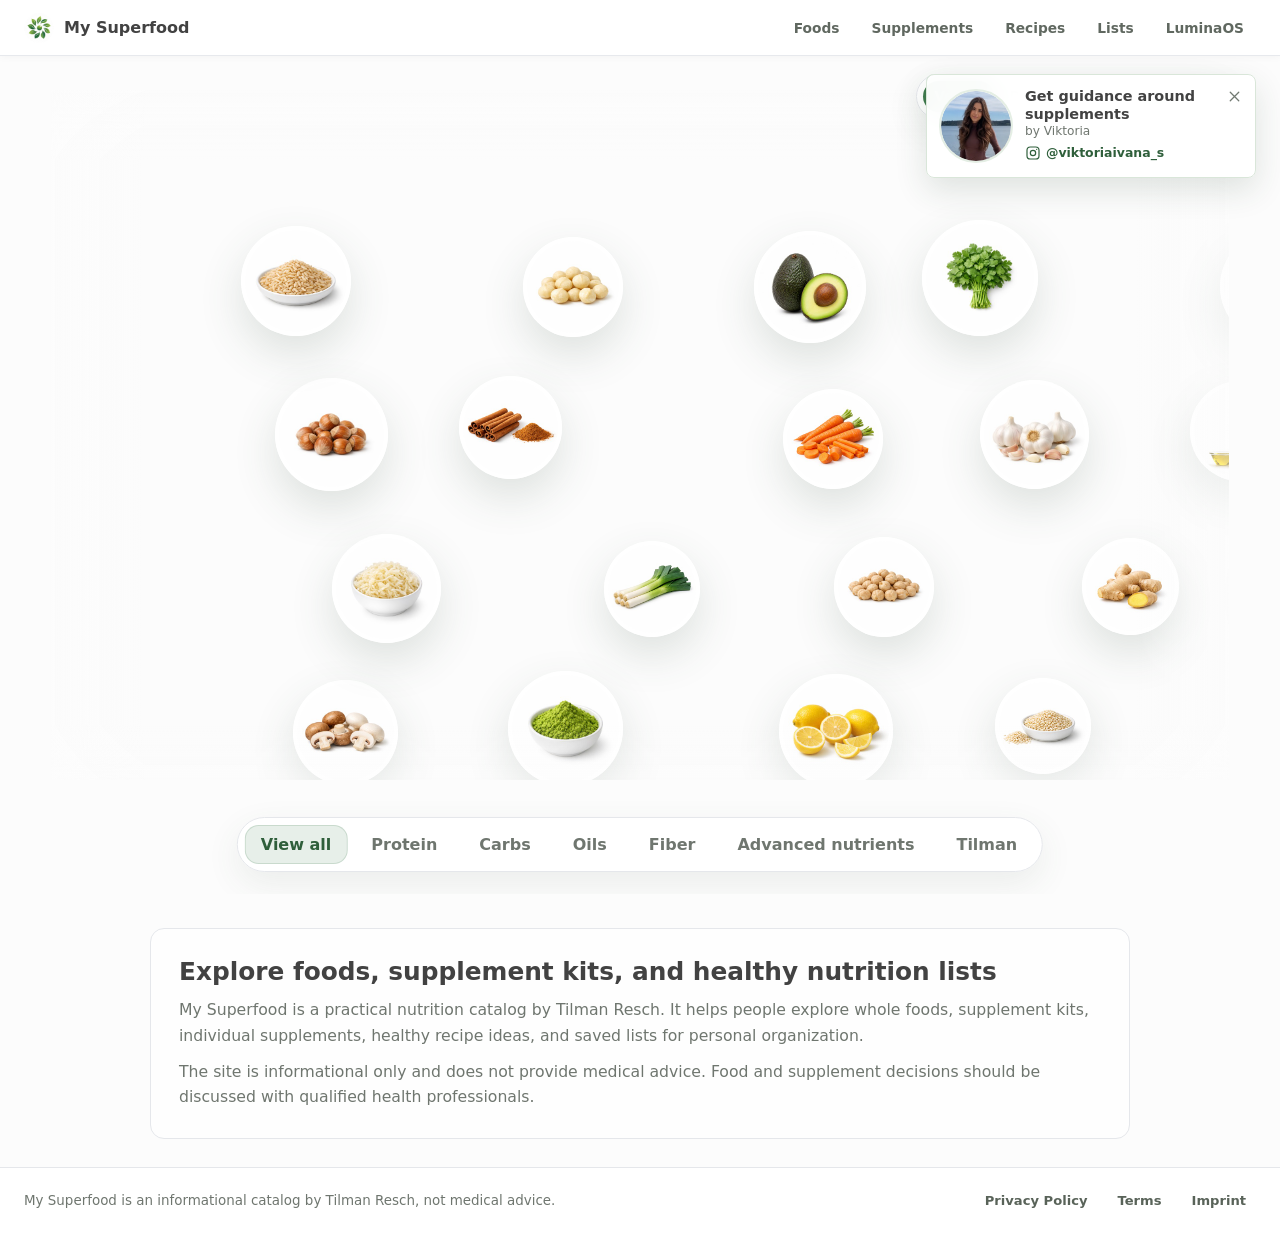
<file: index.html>
<!doctype html>
<html lang="en">
  <head>
    <meta charset="utf-8">
    <meta name="viewport" content="width=device-width, initial-scale=1">
    <title>My Superfood | Food, Supplement, and Nutrition Catalog</title>
    <meta name="description" content="Explore a practical superfood, supplement kit, and healthy recipe catalog by Tilman Resch with saved nutrition lists and optional LuminaOS sync.">
    <meta name="robots" content="index, follow, max-image-preview:large, max-snippet:-1, max-video-preview:-1">
    <meta name="author" content="Tilman Resch">
    <meta name="theme-color" content="#4caf50">
    <link rel="canonical" href="https://my-superfood.com/">
    <meta property="og:site_name" content="My Superfood">
    <meta property="og:title" content="My Superfood | Food, Supplement, and Nutrition Catalog">
    <meta property="og:description" content="Explore a practical superfood, supplement kit, and healthy recipe catalog by Tilman Resch.">
    <meta property="og:url" content="https://my-superfood.com/">
    <meta property="og:type" content="website">
    <meta property="og:image" content="https://my-superfood.com/assets/images/my-superfood-icon-512.png">
    <meta property="og:image:alt" content="My Superfood leaf icon">
    <meta name="twitter:card" content="summary">
    <meta name="twitter:title" content="My Superfood | Food, Supplement, and Nutrition Catalog">
    <meta name="twitter:description" content="Explore superfoods, supplement kits, recipes, and saved nutrition lists.">
    <meta name="twitter:image" content="https://my-superfood.com/assets/images/my-superfood-icon-512.png">
    <link rel="icon" type="image/png" sizes="512x512" href="/assets/images/my-superfood-icon-512.png">
    <link rel="apple-touch-icon" sizes="180x180" href="/assets/images/my-superfood-icon.png">
    <link rel="stylesheet" href="styles.css?v=20260823-viktoria-guidance">
    <link rel="sitemap" type="application/xml" href="/sitemap.xml">
    <link rel="alternate" type="text/plain" title="LLMs and AI search guidance" href="/llms.txt">
    <link rel="alternate" type="application/json" title="My Superfood site entities" href="/data/site-entities.json">
    <script type="application/ld+json">
      {
        "@context": "https://schema.org",
        "@type": "WebSite",
        "name": "My Superfood",
        "url": "https://my-superfood.com/",
        "description": "A practical food, supplement kit, supplement, recipe, and saved-list catalog by Tilman Resch.",
        "inLanguage": "en",
        "publisher": {
          "@type": "Person",
          "name": "Tilman Resch",
          "url": "https://my-superfood.com/imprint"
        },
        "about": [
          "superfoods",
          "supplement kits",
          "nutrition lists",
          "healthy recipes",
          "informational nutrition catalog"
        ],
        "hasPart": [
          {
            "@type": "CollectionPage",
            "name": "Foods",
            "url": "https://my-superfood.com/foods"
          },
          {
            "@type": "CollectionPage",
            "name": "Supplements and Supplement Kits",
            "url": "https://my-superfood.com/supplements"
          },
          {
            "@type": "WebPage",
            "name": "Saved Nutrition Lists",
            "url": "https://my-superfood.com/lists"
          },
          {
            "@type": "WebPage",
            "name": "LuminaOS Nutrition Habit Handoff",
            "url": "https://my-superfood.com/luminaos"
          }
        ]
      }
    </script>
  </head>
  <body data-page="home">
    <header class="site-header">
      <a class="brand" href="/" aria-label="My Superfood home">
        <img class="brand-mark" src="/assets/images/my-superfood-icon.png" alt="" aria-hidden="true">
        <span>My Superfood</span>
      </a>
      <button class="menu-toggle" type="button" aria-label="Open menu" aria-expanded="false" aria-controls="primary-nav">
        <span></span>
        <span></span>
        <span></span>
      </button>
      <nav class="nav" id="primary-nav" aria-label="Primary navigation">
        <a href="/foods">Foods</a>
        <a href="/supplements">Supplements</a>
        <a href="/recipes">Recipes</a>
        <a href="/lists">Lists</a>
        <a href="/luminaos">LuminaOS</a>
      </nav>
    </header>

    <aside class="instagram-guidance-popup" data-instagram-guidance aria-labelledby="instagram-guidance-title">
      <button class="instagram-guidance-close" type="button" data-instagram-guidance-close aria-label="Close supplement guidance">
        <svg viewBox="0 0 24 24" aria-hidden="true">
          <path d="M6 6l12 12M18 6 6 18"></path>
        </svg>
      </button>
      <a class="instagram-guidance-portrait" href="https://www.instagram.com/viktoriaivana_s/" target="_blank" rel="noopener noreferrer" aria-label="Visit Viktoria on Instagram">
        <img src="/assets/images/viktoria-supplement-guidance.png" alt="Viktoria">
      </a>
      <div class="instagram-guidance-copy">
        <p class="instagram-guidance-title" id="instagram-guidance-title">Get guidance around supplements</p>
        <p class="instagram-guidance-byline">by Viktoria</p>
        <a class="instagram-guidance-link" href="https://www.instagram.com/viktoriaivana_s/" target="_blank" rel="noopener noreferrer" aria-label="Follow Viktoria at viktoriaivana underscore s on Instagram">
          <svg viewBox="0 0 24 24" aria-hidden="true">
            <rect x="3" y="3" width="18" height="18" rx="5"></rect>
            <circle cx="12" cy="12" r="4"></circle>
            <circle cx="17.5" cy="6.5" r="1" class="instagram-guidance-icon-dot"></circle>
          </svg>
          <span>@viktoriaivana_s</span>
        </a>
      </div>
    </aside>

    <main class="app-shell">
      <section class="bubble-stage" aria-labelledby="stage-title">
        <div class="visually-hidden">
          <h1 id="stage-title">Explore superfoods</h1>
          <p>Click a food to see benefits, then add it to your list.</p>
        </div>

        <div class="diet-toggle" aria-label="Dietary mode">
          <button class="diet-toggle-button active" type="button" data-diet="vegan" aria-pressed="true">Vegan</button>
          <button class="diet-toggle-button" type="button" data-diet="pescatarian" aria-pressed="false">Pescatarian</button>
          <button class="diet-toggle-button" type="button" data-diet="vegetarian" aria-pressed="false">Vegetarian</button>
        </div>

        <div class="food-orbit" id="food-orbit" aria-label="Interactive superfood explorer"></div>

        <article class="detail-card is-hidden" id="detail-card" aria-live="polite">
          <button class="icon-button close-detail" type="button" aria-label="Close detail">x</button>
          <img class="detail-image" id="detail-image" src="assets/images/real/broccoli.jpg" alt="Broccoli" draggable="false">
          <h2 id="detail-title">Broccoli</h2>
          <ul class="benefit-list" id="detail-benefits">
            <li>Fiber rich</li>
            <li>Vitamin C</li>
            <li>Supports gut health</li>
          </ul>
          <button class="button ghost" type="button" id="add-to-list">Add to list</button>
          <a class="button primary" id="open-detail" href="/foods#broccoli">Open detail</a>
          <p class="saved-note" id="saved-note" role="status"></p>
        </article>

        <div class="filter-bar" aria-label="Nutrition filters">
          <button class="filter-button active" type="button" data-filter="all" aria-pressed="true">View all</button>
          <button class="filter-button" type="button" data-filter="protein" aria-pressed="false">Protein</button>
          <button class="filter-button" type="button" data-filter="carbs" aria-pressed="false">Carbs</button>
          <button class="filter-button" type="button" data-filter="oils" aria-pressed="false">Oils</button>
          <button class="filter-button" type="button" data-filter="fiber" aria-pressed="false">Fiber</button>
          <button class="filter-button" type="button" data-filter="advanced" aria-pressed="false">Advanced nutrients</button>
          <button class="filter-button" type="button" data-filter="tilman" aria-pressed="false">Tilman</button>
        </div>
      </section>
      <section class="seo-summary" aria-label="About My Superfood">
        <h2>Explore foods, supplement kits, and healthy nutrition lists</h2>
        <p>My Superfood is a practical nutrition catalog by Tilman Resch. It helps people explore whole foods, supplement kits, individual supplements, healthy recipe ideas, and saved lists for personal organization.</p>
        <p>The site is informational only and does not provide medical advice. Food and supplement decisions should be discussed with qualified health professionals.</p>
      </section>
    </main>

    <footer class="site-footer">
      <p>My Superfood is an informational catalog by Tilman Resch, not medical advice.</p>
      <nav aria-label="Legal links">
        <a href="/privacy">Privacy Policy</a>
        <a href="/terms">Terms</a>
        <a href="/imprint">Imprint</a>
      </nav>
    </footer>

    <script type="module" src="script.js?v=20260823-viktoria-guidance"></script>
  </body>
</html>
</file>
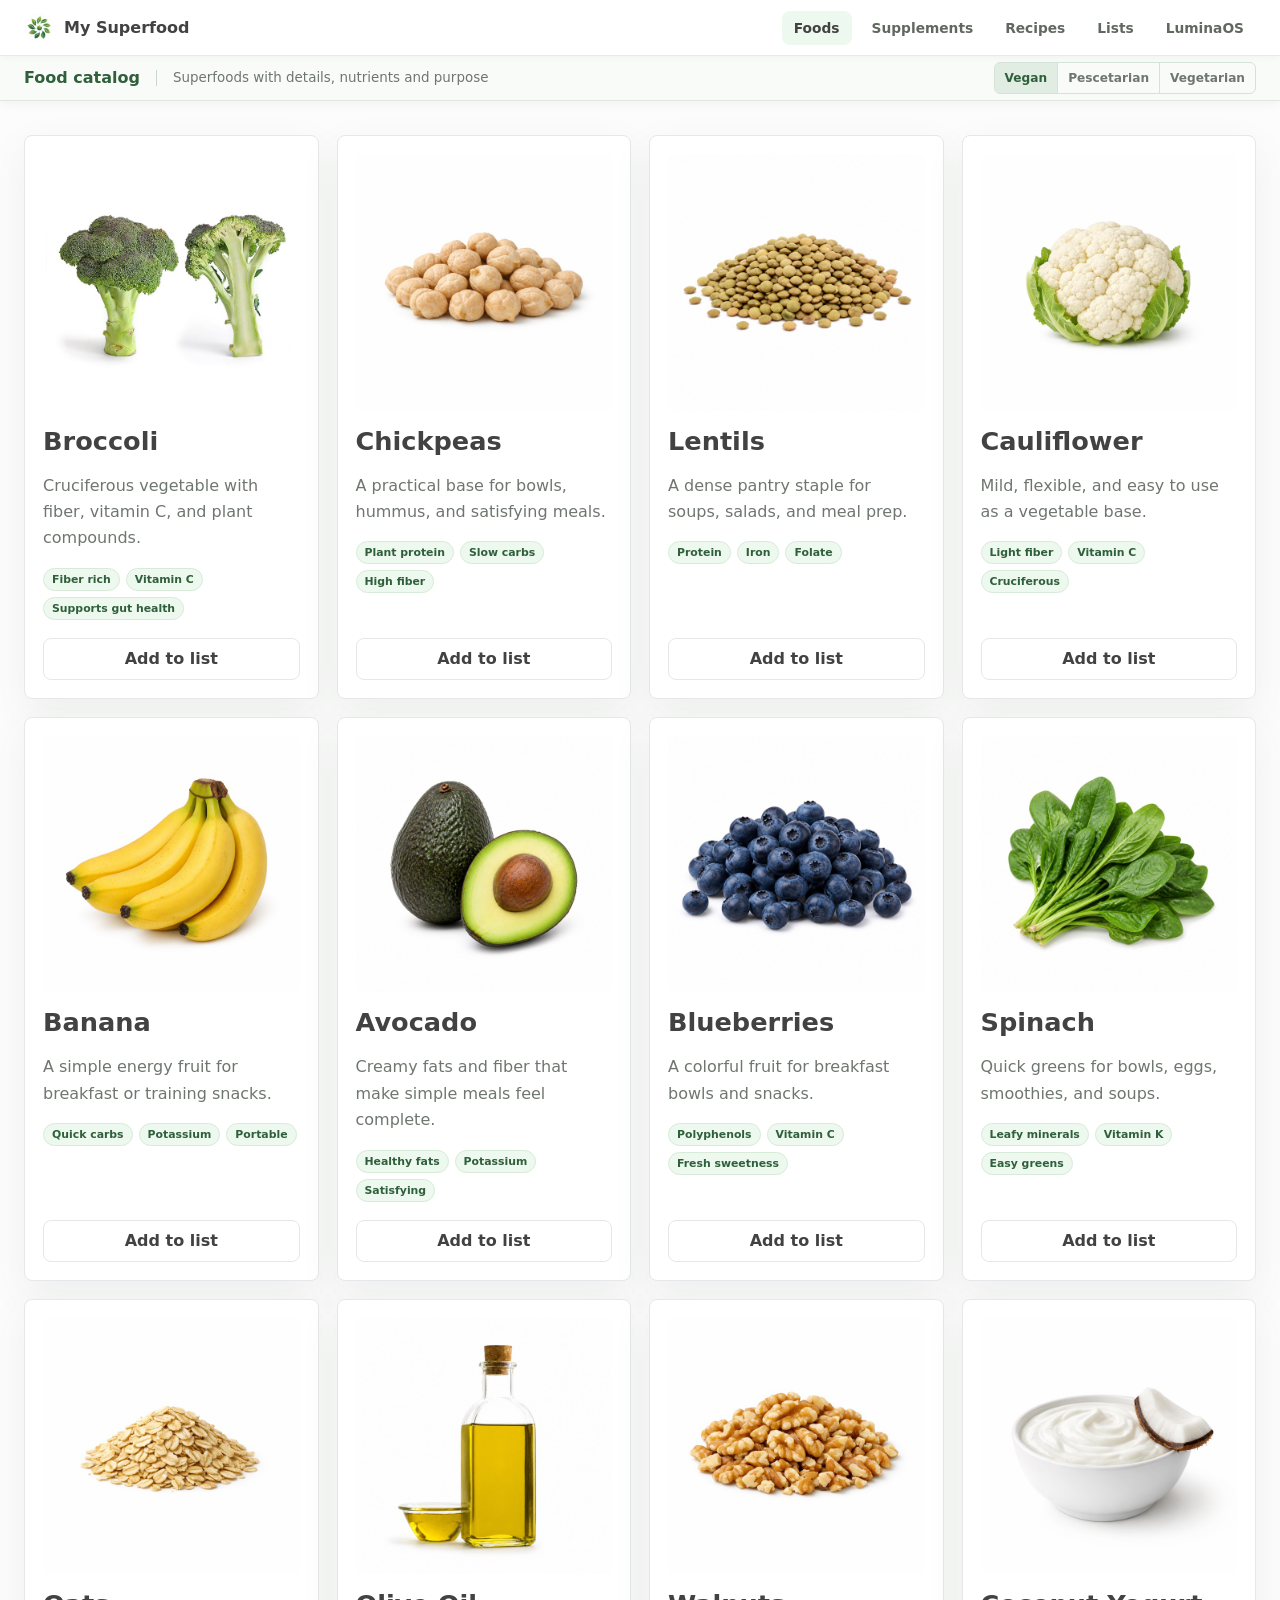
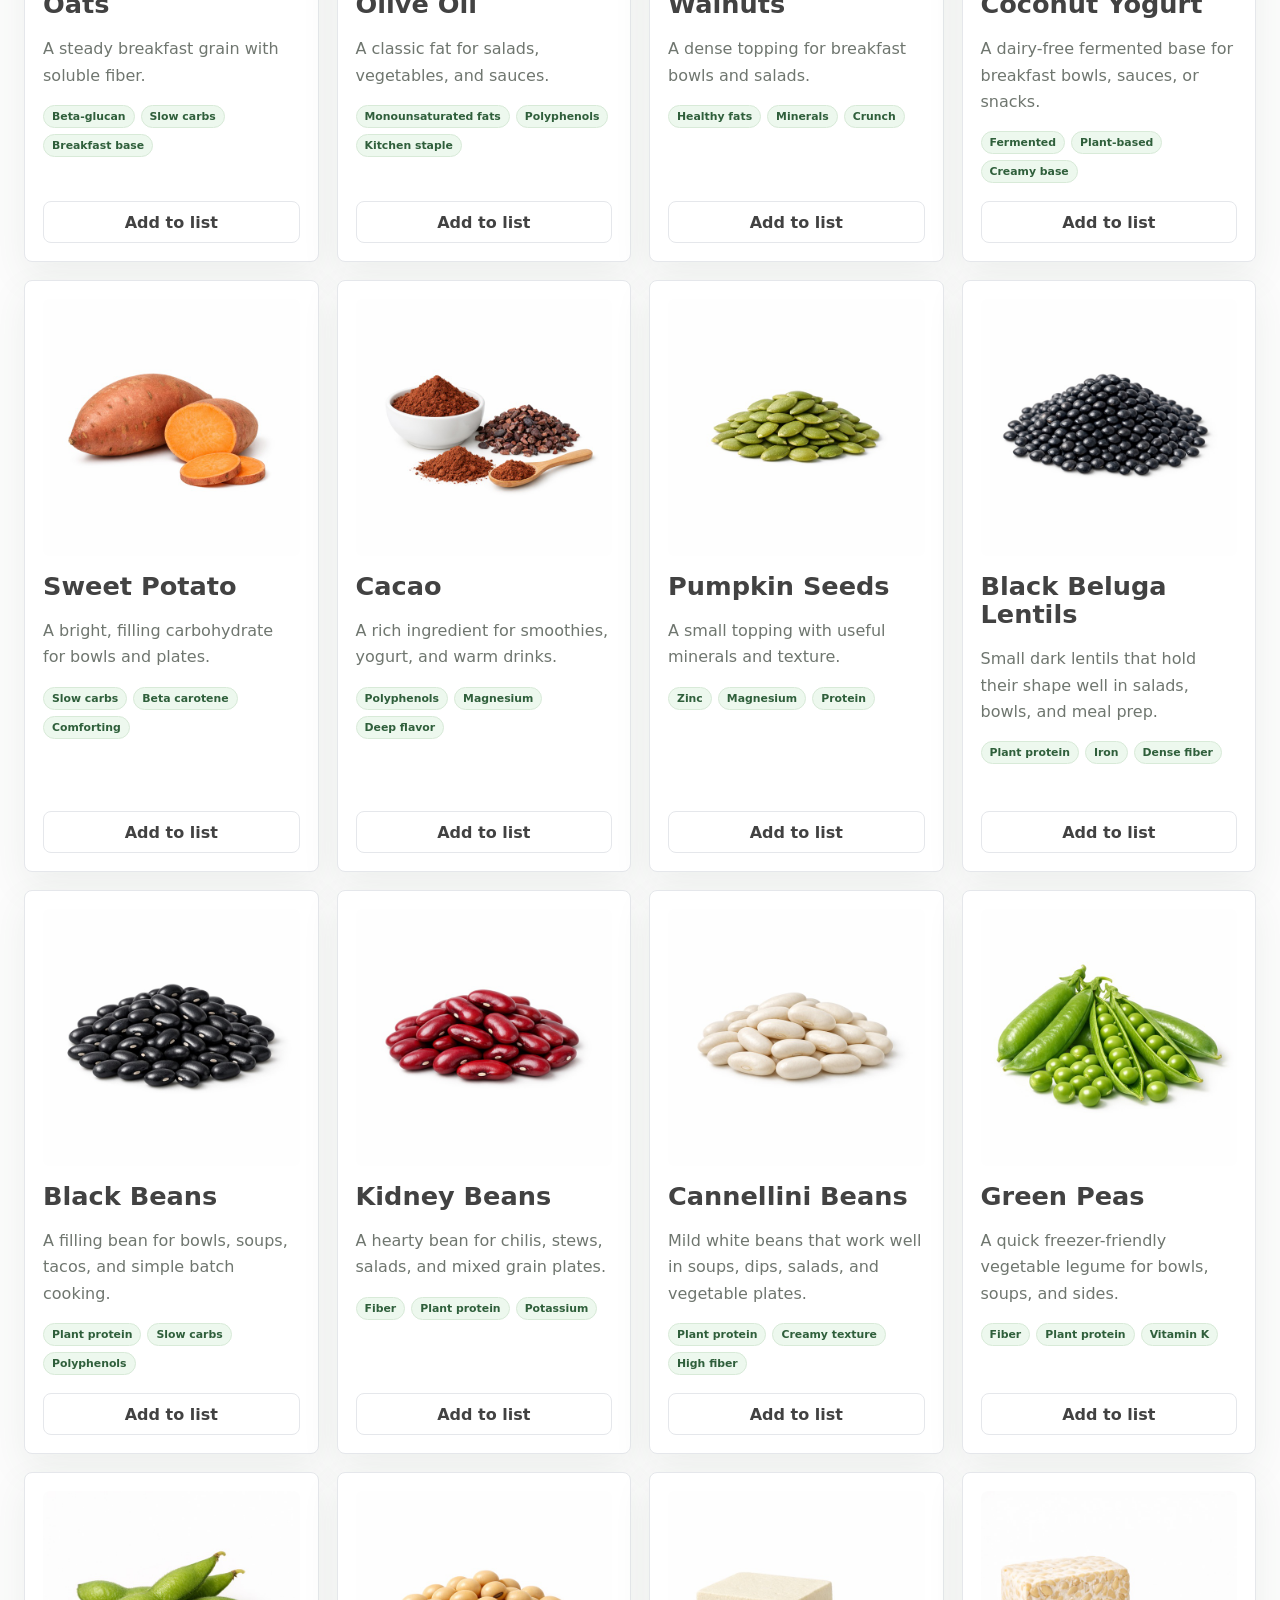
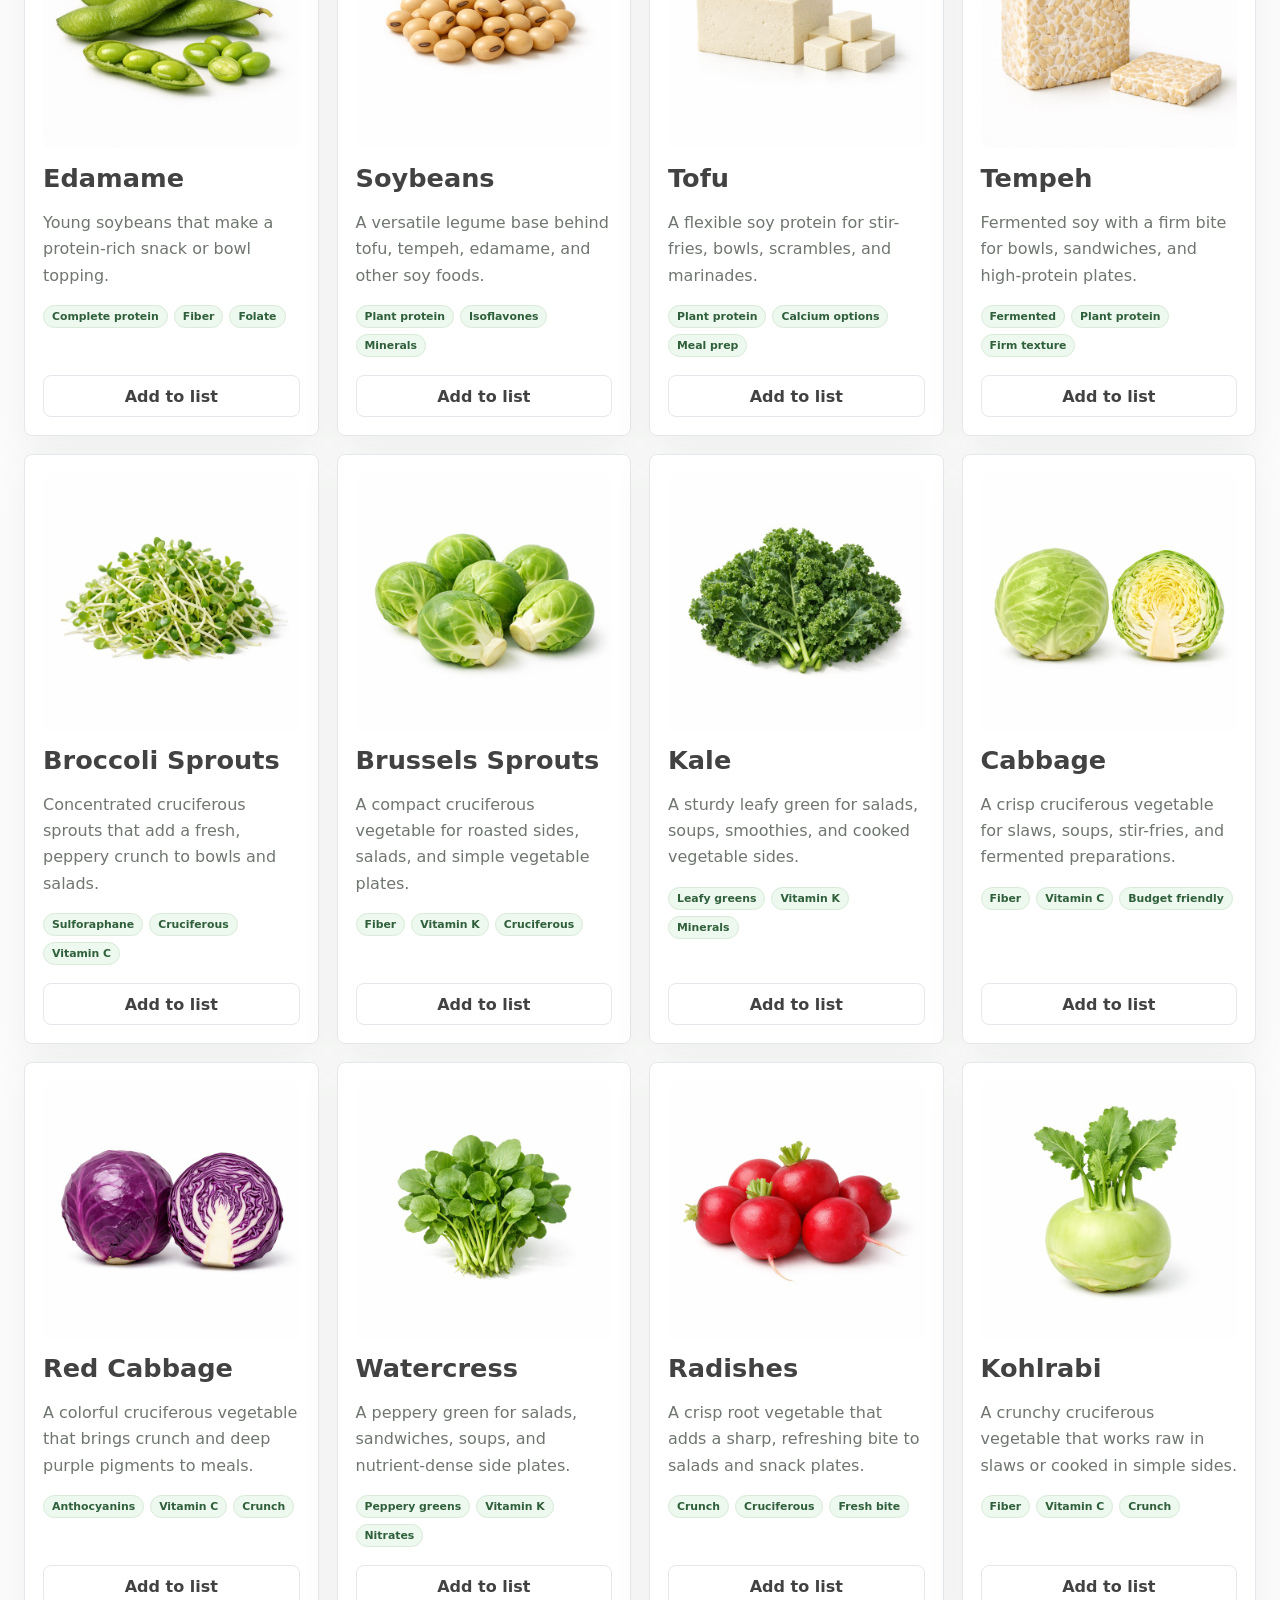
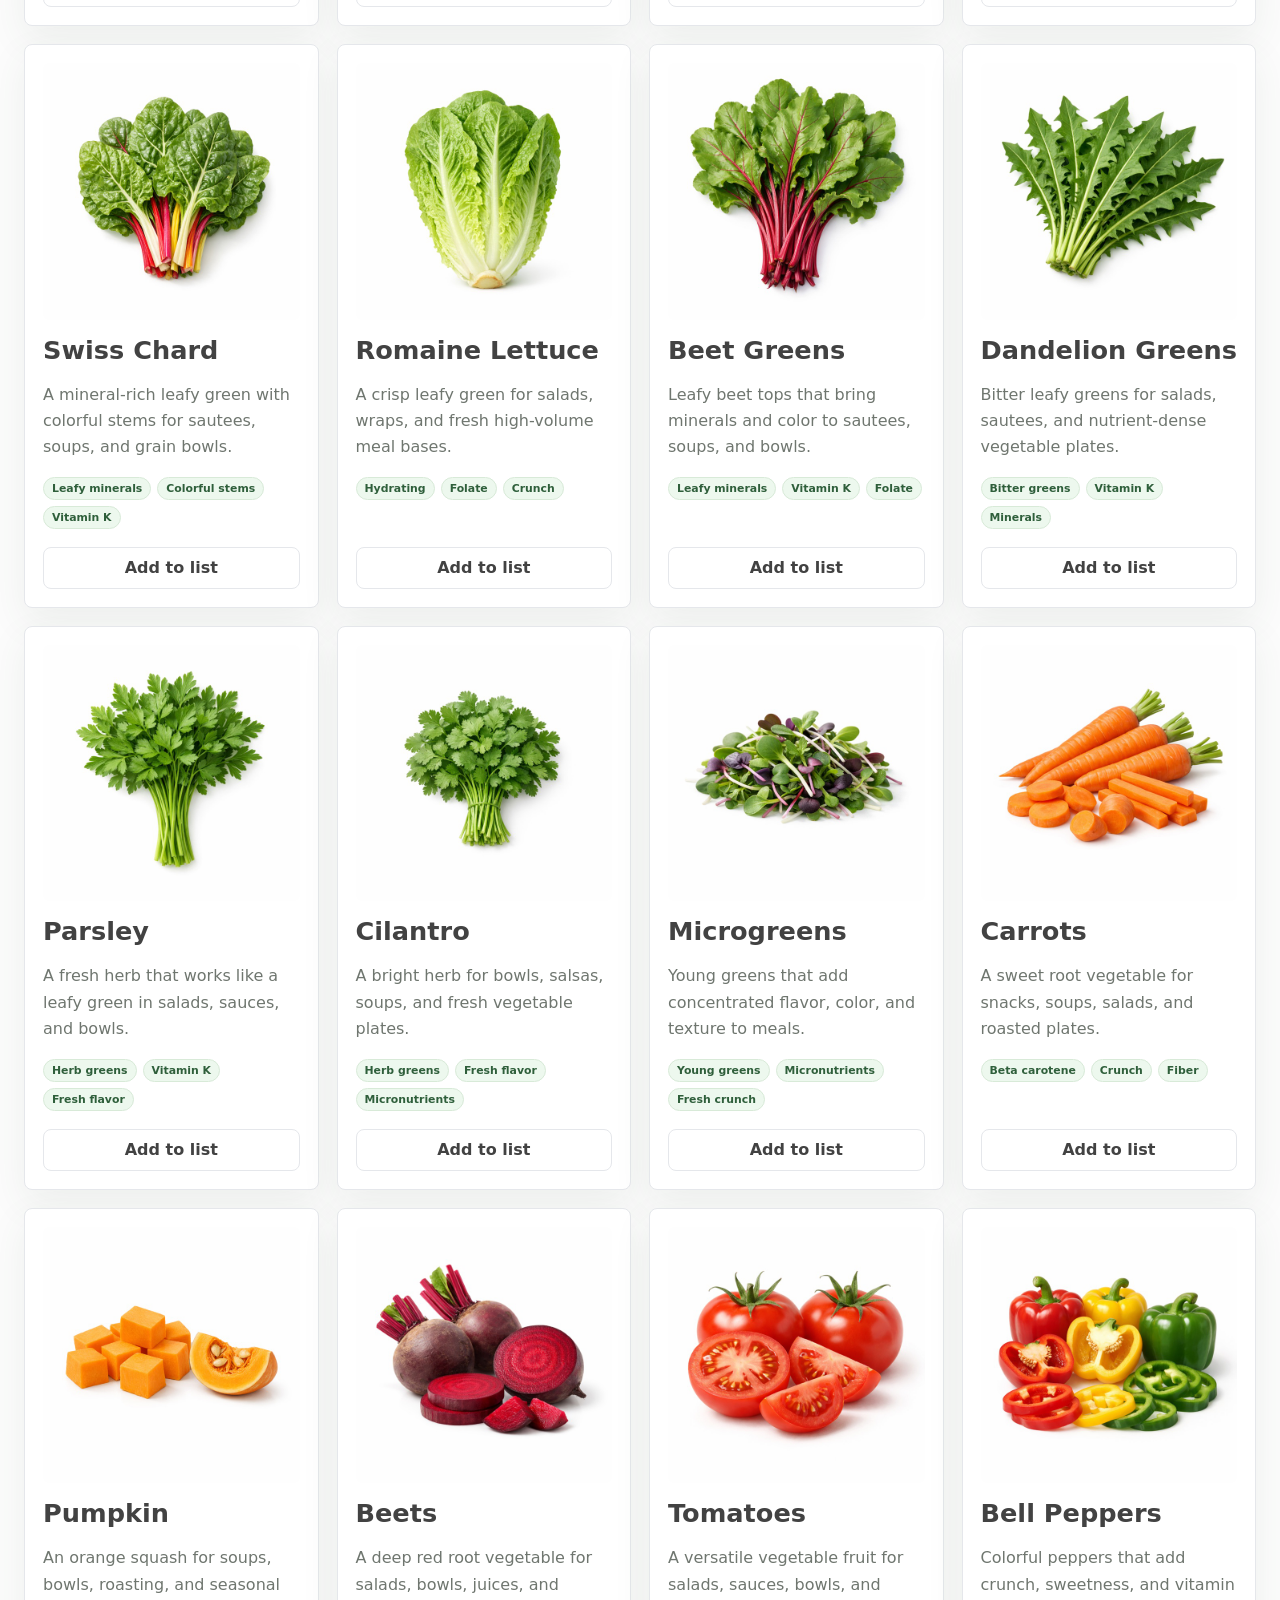
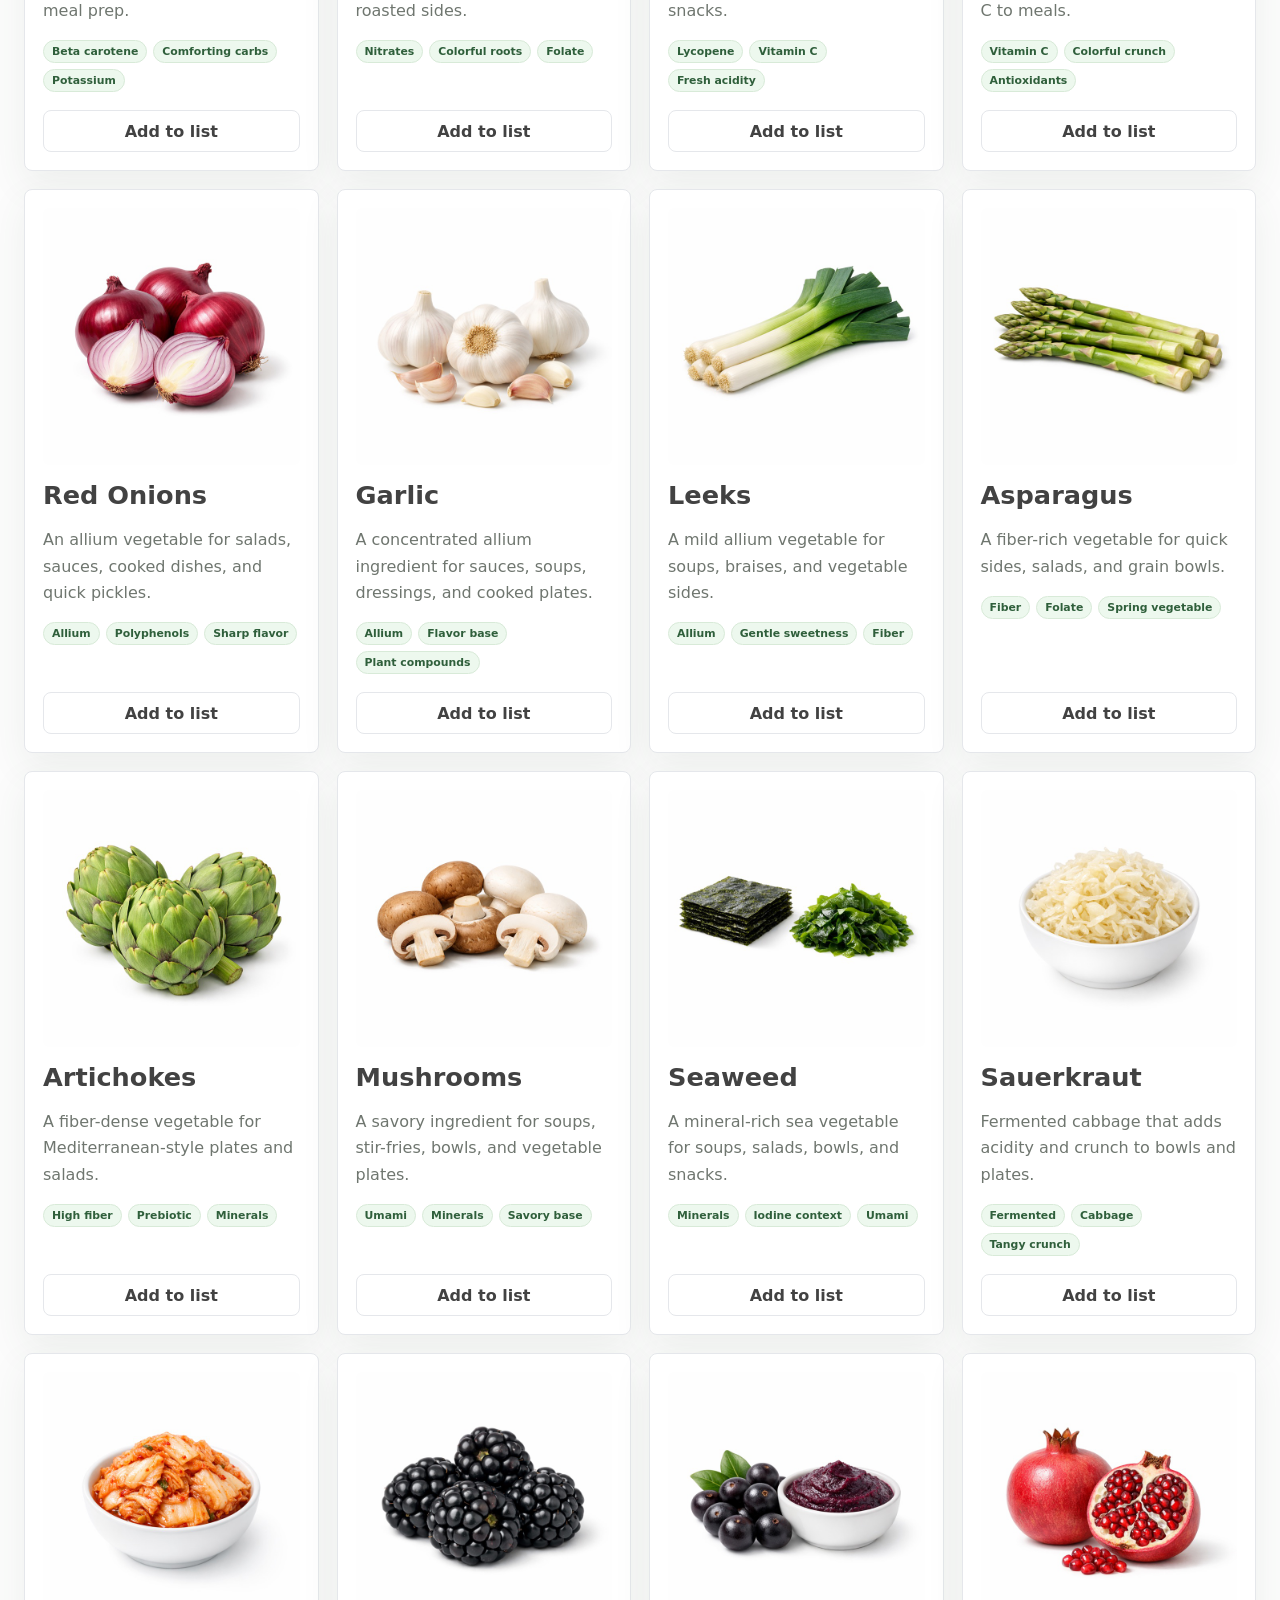
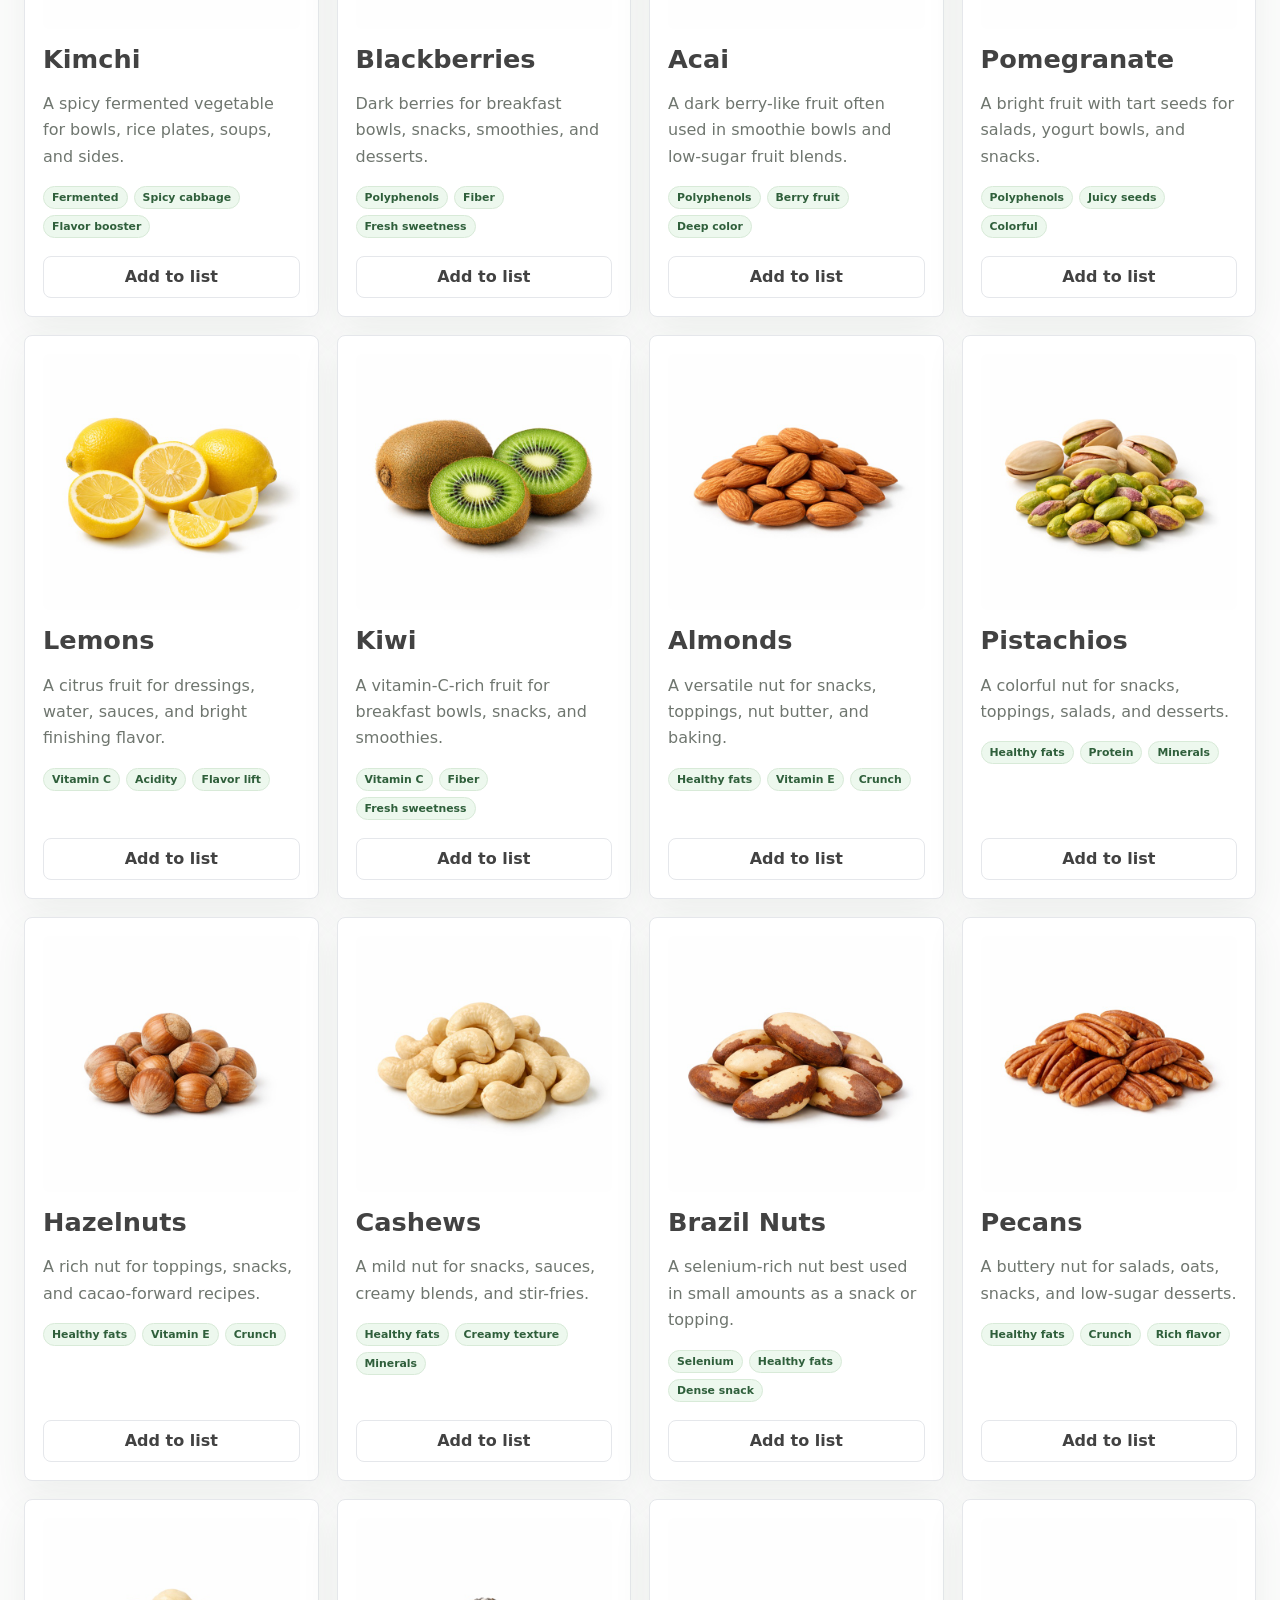
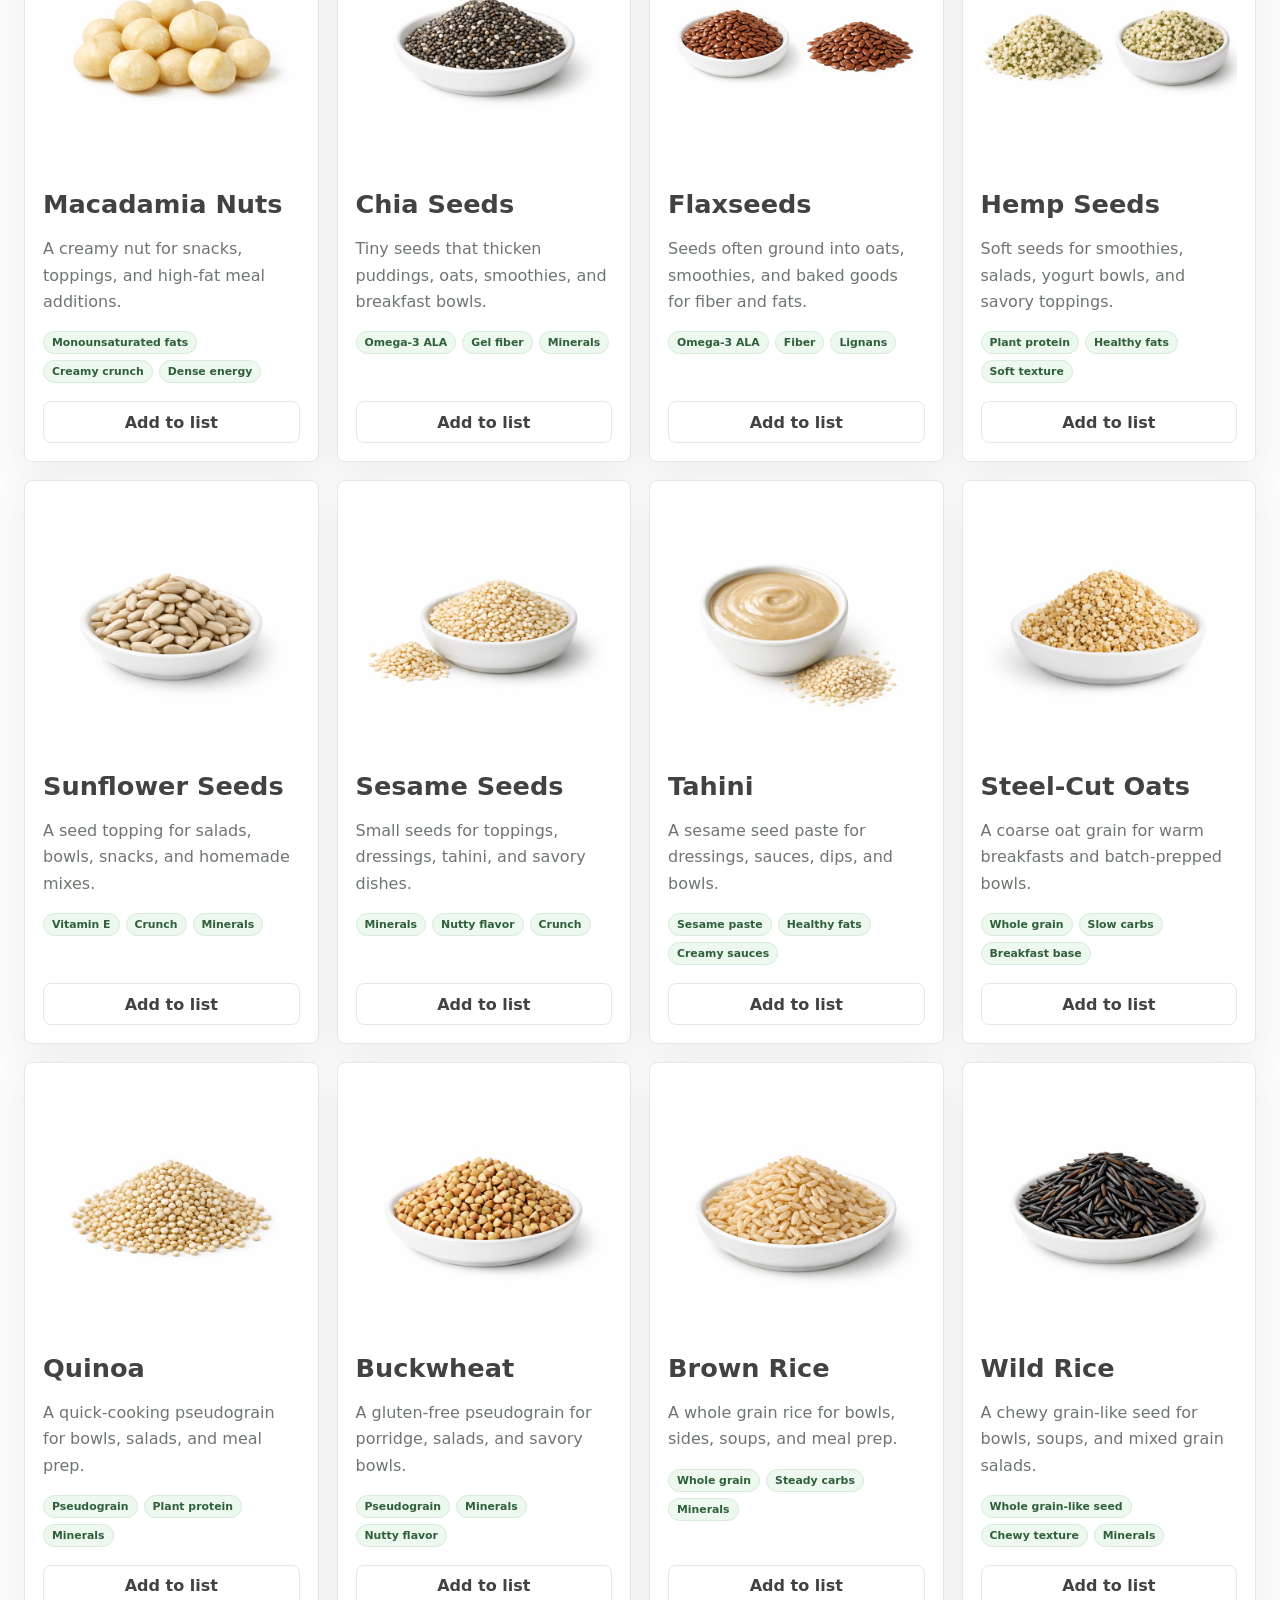
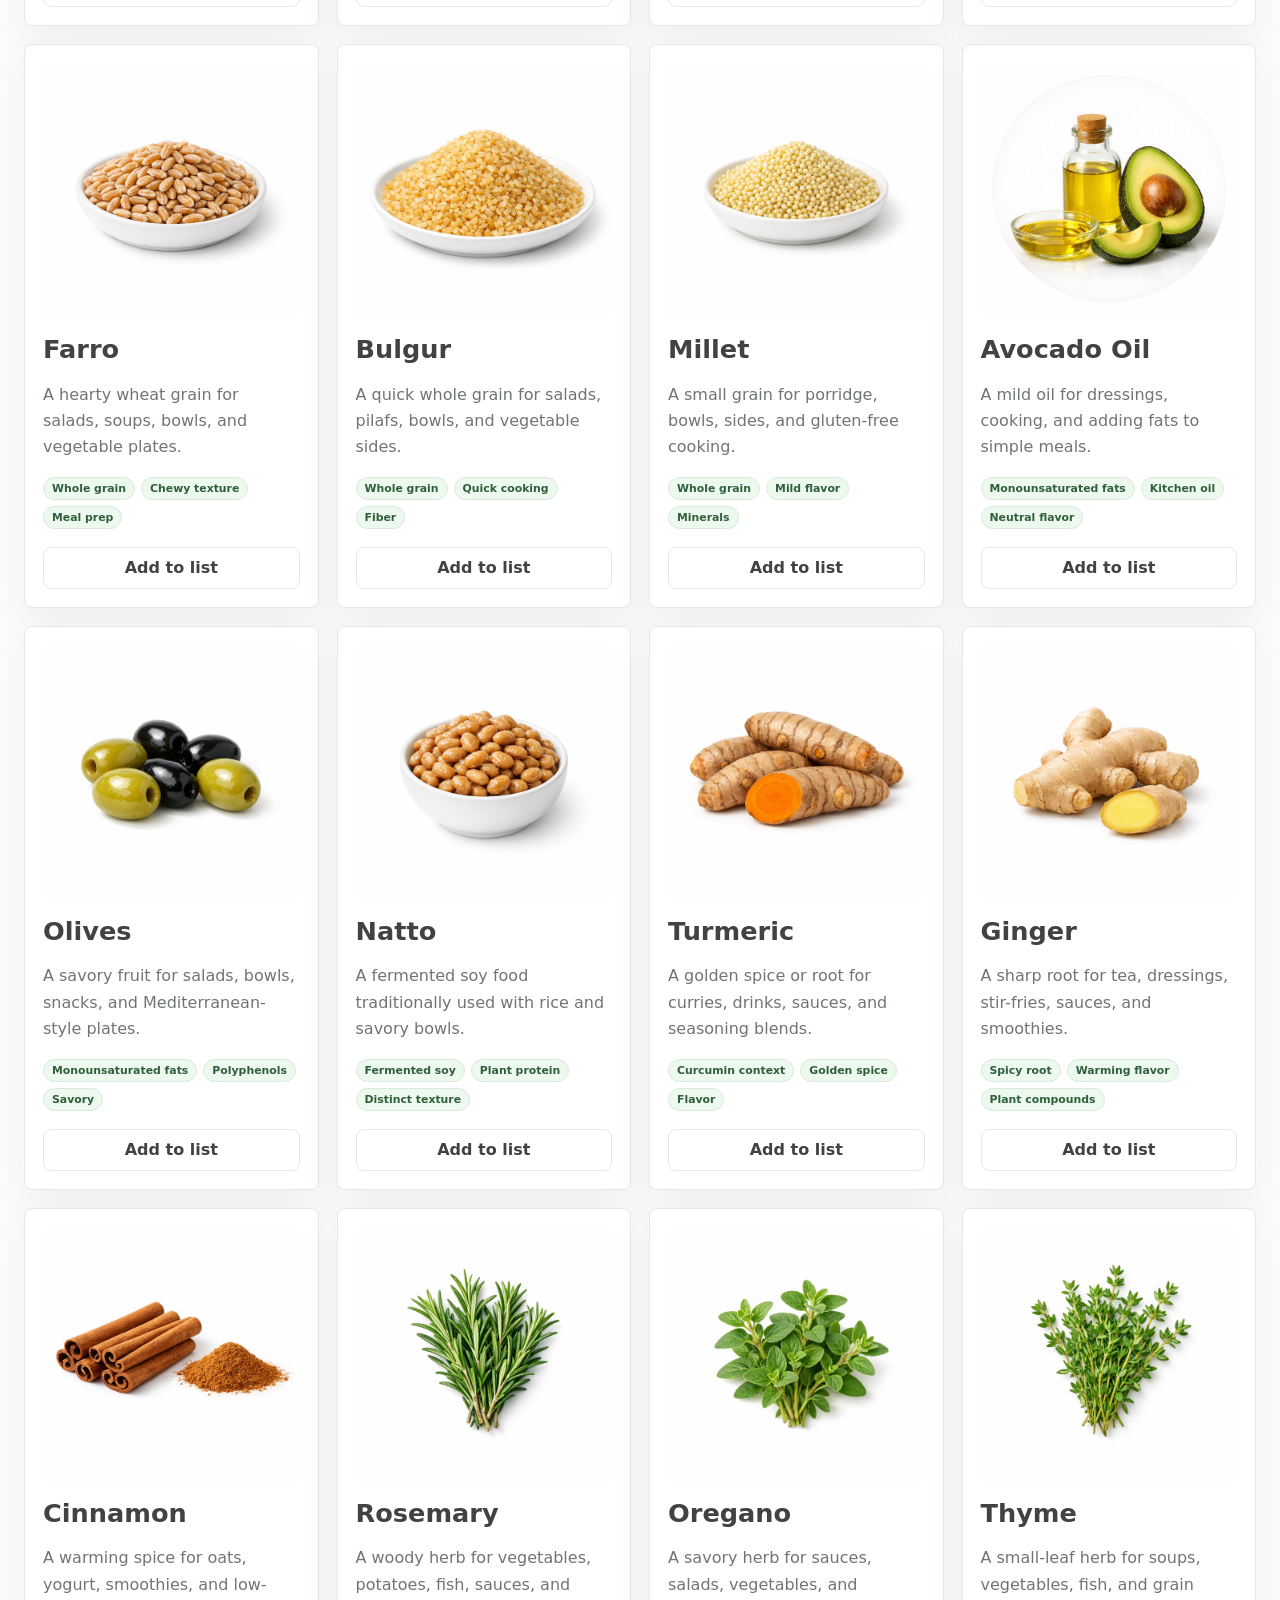
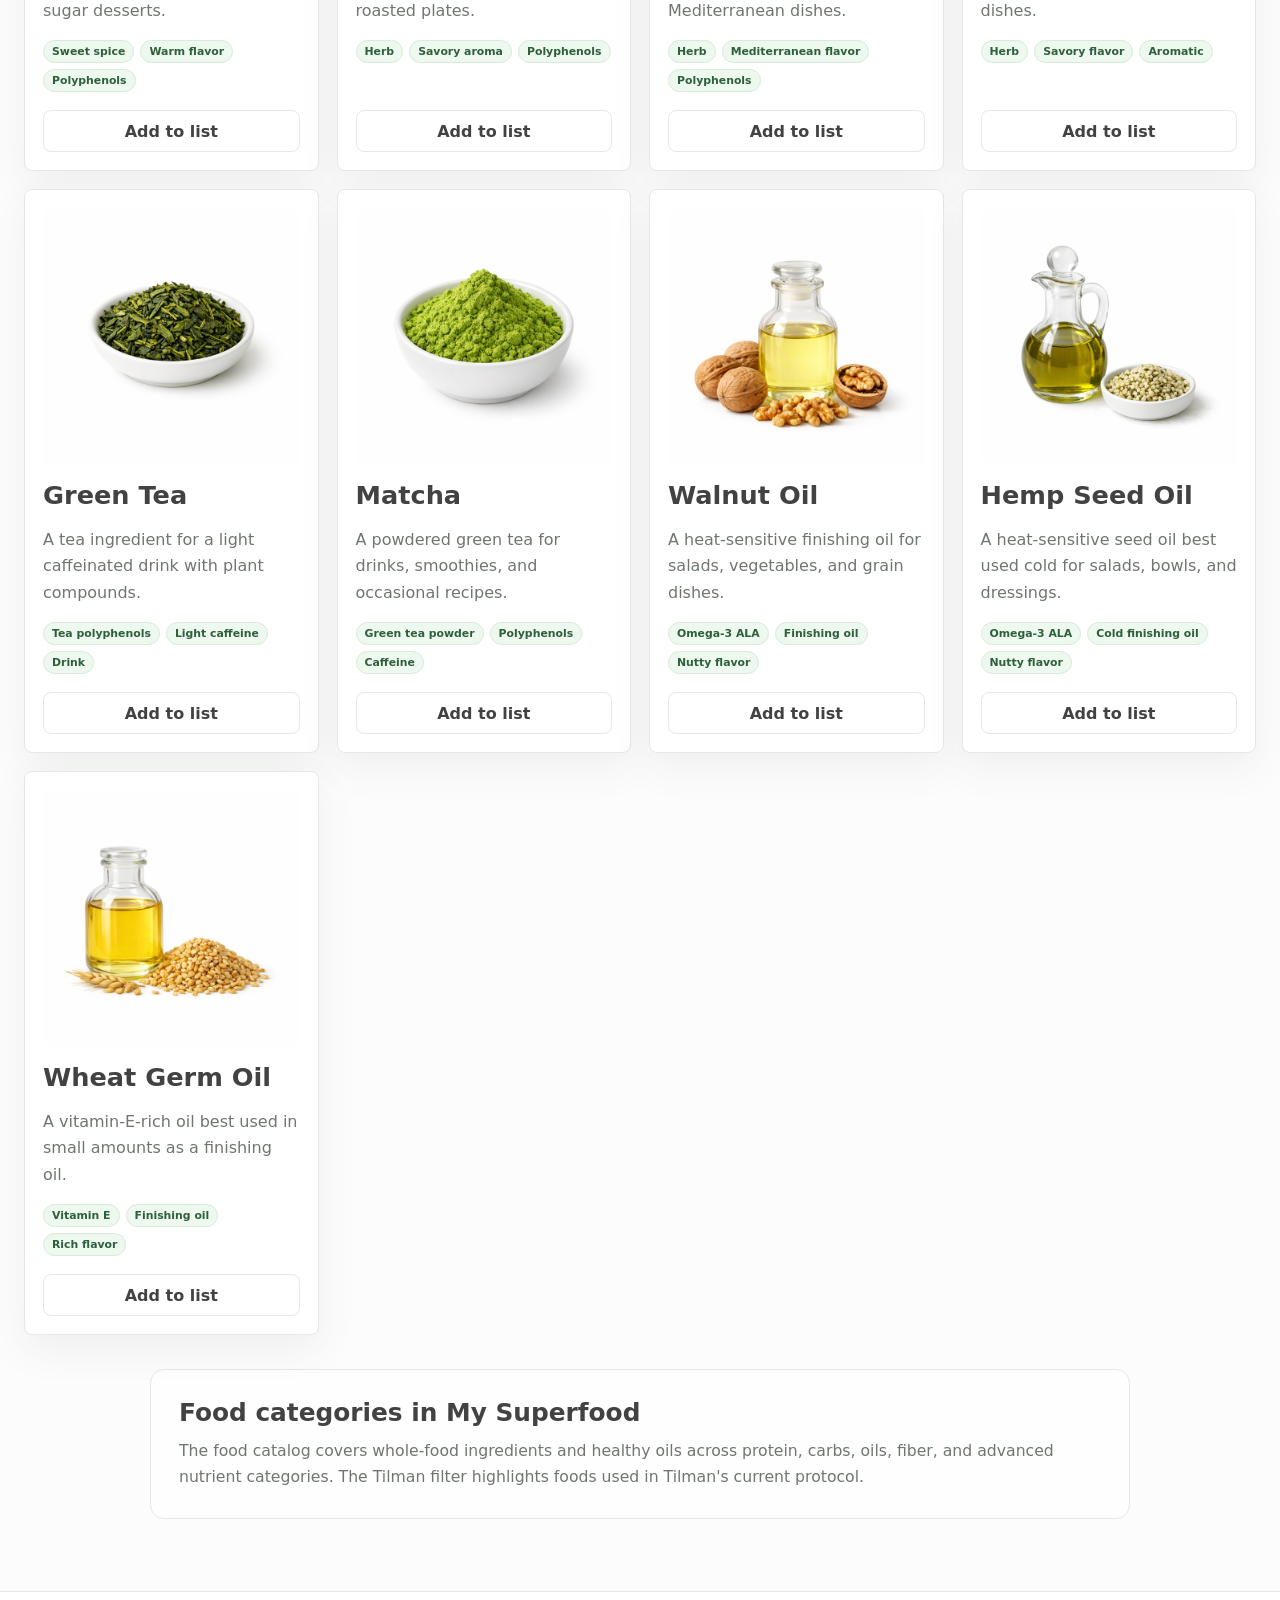
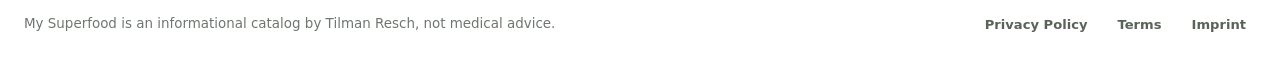
<file: foods.html>
<!doctype html>
<html lang="en">
  <head>
    <meta charset="utf-8">
    <meta name="viewport" content="width=device-width, initial-scale=1">
    <title>Superfood Catalog | Foods - My Superfood</title>
    <meta name="description" content="Browse My Superfood's clean food catalog with plant proteins, carbs, oils, fiber-rich foods, advanced nutrients, and Tilman's protocol foods.">
    <meta name="robots" content="index, follow, max-image-preview:large, max-snippet:-1, max-video-preview:-1">
    <meta name="author" content="Tilman Resch">
    <meta name="theme-color" content="#4caf50">
    <link rel="canonical" href="https://my-superfood.com/foods">
    <meta property="og:site_name" content="My Superfood">
    <meta property="og:title" content="Superfood Catalog | Foods - My Superfood">
    <meta property="og:description" content="Browse plant proteins, carbs, oils, fiber-rich foods, advanced nutrients, and Tilman's protocol foods.">
    <meta property="og:url" content="https://my-superfood.com/foods">
    <meta property="og:type" content="website">
    <meta property="og:image" content="https://my-superfood.com/assets/images/my-superfood-icon-512.png">
    <meta property="og:image:alt" content="My Superfood leaf icon">
    <meta name="twitter:card" content="summary">
    <meta name="twitter:title" content="Superfood Catalog | Foods - My Superfood">
    <meta name="twitter:description" content="Browse a practical superfood catalog with categories and saved-list support.">
    <meta name="twitter:image" content="https://my-superfood.com/assets/images/my-superfood-icon-512.png">
    <link rel="icon" type="image/png" sizes="512x512" href="/assets/images/my-superfood-icon-512.png">
    <link rel="apple-touch-icon" sizes="180x180" href="/assets/images/my-superfood-icon.png">
    <link rel="stylesheet" href="styles.css">
    <link rel="sitemap" type="application/xml" href="/sitemap.xml">
    <link rel="alternate" type="text/plain" title="LLMs and AI search guidance" href="/llms.txt">
    <link rel="alternate" type="application/json" title="My Superfood site entities" href="/data/site-entities.json">
    <script type="application/ld+json">
      {
        "@context": "https://schema.org",
        "@type": "CollectionPage",
        "name": "Superfood Catalog",
        "url": "https://my-superfood.com/foods",
        "description": "A practical catalog of foods including plant proteins, carbohydrates, oils, fiber-rich foods, advanced nutrients, and Tilman's protocol foods.",
        "isPartOf": {
          "@type": "WebSite",
          "name": "My Superfood",
          "url": "https://my-superfood.com/"
        },
        "publisher": {
          "@type": "Person",
          "name": "Tilman Resch"
        },
        "mainEntity": {
          "@type": "ItemList",
          "name": "Food categories",
          "itemListElement": [
            { "@type": "ListItem", "position": 1, "name": "Protein foods" },
            { "@type": "ListItem", "position": 2, "name": "Carbohydrate foods" },
            { "@type": "ListItem", "position": 3, "name": "Healthy oils" },
            { "@type": "ListItem", "position": 4, "name": "Fiber-rich foods" },
            { "@type": "ListItem", "position": 5, "name": "Advanced nutrient foods" },
            { "@type": "ListItem", "position": 6, "name": "Tilman protocol foods" }
          ]
        }
      }
    </script>
    <script type="application/ld+json">
      {
        "@context": "https://schema.org",
        "@type": "BreadcrumbList",
        "itemListElement": [
          {
            "@type": "ListItem",
            "position": 1,
            "name": "My Superfood",
            "item": "https://my-superfood.com/"
          },
          {
            "@type": "ListItem",
            "position": 2,
            "name": "Foods",
            "item": "https://my-superfood.com/foods"
          }
        ]
      }
    </script>
  </head>
  <body data-page="foods">
    <header class="site-header">
      <a class="brand" href="/"><img class="brand-mark" src="/assets/images/my-superfood-icon.png" alt="" aria-hidden="true"><span>My Superfood</span></a>
      <button class="menu-toggle" type="button" aria-label="Open menu" aria-expanded="false" aria-controls="primary-nav"><span></span><span></span><span></span></button>
      <nav class="nav" id="primary-nav" aria-label="Primary navigation">
        <a class="active" href="/foods">Foods</a>
        <a href="/supplements">Supplements</a>
        <a href="/recipes">Recipes</a>
        <a href="/lists">Lists</a>
        <a href="/luminaos">LuminaOS</a>
      </nav>
    </header>
    <section class="secondary-header food-catalog-header" data-secondary-header aria-labelledby="food-catalog-title">
      <div class="secondary-header-inner">
        <div class="secondary-header-copy">
          <h1 class="secondary-header-title" id="food-catalog-title">Food catalog</h1>
          <span class="secondary-header-subtitle">Superfoods with details, nutrients and purpose</span>
        </div>
        <div class="secondary-header-switcher" role="group" aria-label="Dietary view">
          <button type="button" data-food-diet="vegan" aria-pressed="true" aria-controls="food-catalog">Vegan</button>
          <button type="button" data-food-diet="pescatarian" aria-pressed="false" aria-controls="food-catalog">Pescetarian</button>
          <button type="button" data-food-diet="vegetarian" aria-pressed="false" aria-controls="food-catalog">Vegetarian</button>
        </div>
      </div>
    </section>
    <main class="page-shell">
      <section class="catalog-grid" id="food-catalog" aria-label="Superfood catalog"></section>
      <section class="seo-summary" aria-label="Food catalog context">
        <h2>Food categories in My Superfood</h2>
        <p>The food catalog covers whole-food ingredients and healthy oils across protein, carbs, oils, fiber, and advanced nutrient categories. The Tilman filter highlights foods used in Tilman's current protocol.</p>
      </section>
    </main>
    <footer class="site-footer">
      <p>My Superfood is an informational catalog by Tilman Resch, not medical advice.</p>
      <nav aria-label="Legal links">
        <a href="/privacy">Privacy Policy</a>
        <a href="/terms">Terms</a>
        <a href="/imprint">Imprint</a>
      </nav>
    </footer>
    <script type="module" src="script.js?v=20260809-clean-food-images"></script>
  </body>
</html>
</file>
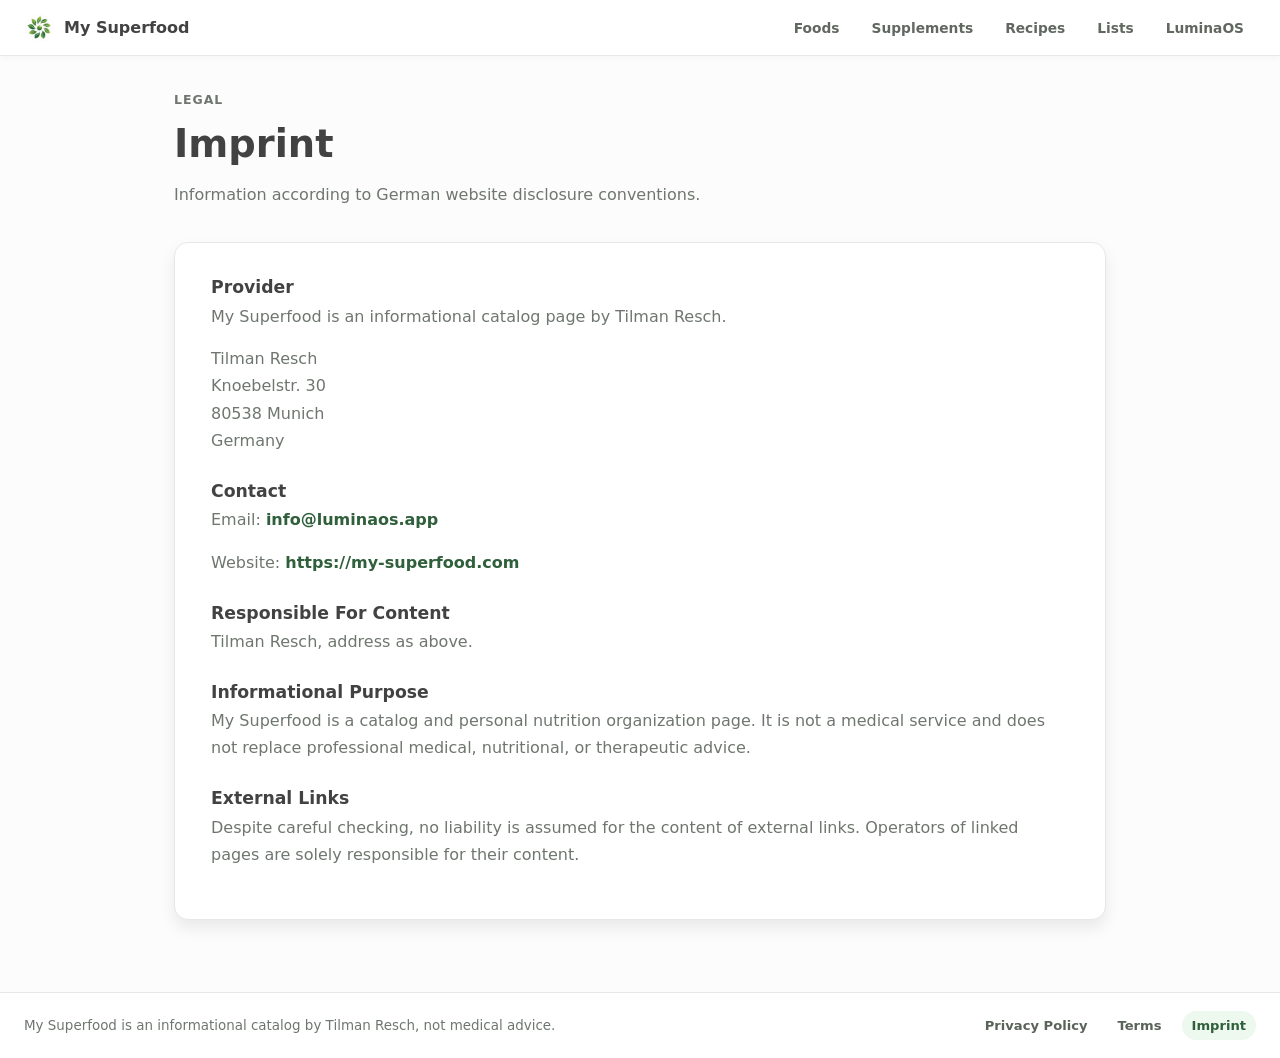
<file: imprint.html>
<!doctype html>
<html lang="en">
  <head>
    <meta charset="utf-8">
    <meta name="viewport" content="width=device-width, initial-scale=1">
    <title>Imprint - My Superfood</title>
    <meta name="description" content="Imprint for My Superfood, an informational food and supplement catalog by Tilman Resch.">
    <meta name="robots" content="index, follow, max-image-preview:large, max-snippet:-1, max-video-preview:-1">
    <meta name="author" content="Tilman Resch">
    <meta name="theme-color" content="#4caf50">
    <link rel="canonical" href="https://my-superfood.com/imprint">
    <meta property="og:site_name" content="My Superfood">
    <meta property="og:title" content="Imprint - My Superfood">
    <meta property="og:description" content="Publisher and contact information for My Superfood.">
    <meta property="og:url" content="https://my-superfood.com/imprint">
    <meta property="og:type" content="website">
    <meta property="og:image" content="https://my-superfood.com/assets/images/my-superfood-icon-512.png">
    <meta property="og:image:alt" content="My Superfood leaf icon">
    <meta name="twitter:card" content="summary">
    <meta name="twitter:title" content="Imprint - My Superfood">
    <meta name="twitter:description" content="Publisher and contact information for My Superfood.">
    <meta name="twitter:image" content="https://my-superfood.com/assets/images/my-superfood-icon-512.png">
    <link rel="icon" type="image/png" sizes="512x512" href="/assets/images/my-superfood-icon-512.png">
    <link rel="apple-touch-icon" sizes="180x180" href="/assets/images/my-superfood-icon.png">
    <link rel="stylesheet" href="styles.css">
    <link rel="sitemap" type="application/xml" href="/sitemap.xml">
    <link rel="alternate" type="text/plain" title="LLMs and AI search guidance" href="/llms.txt">
    <link rel="alternate" type="application/json" title="My Superfood site entities" href="/data/site-entities.json">
    <script type="application/ld+json">
      {
        "@context": "https://schema.org",
        "@type": "AboutPage",
        "name": "Imprint - My Superfood",
        "url": "https://my-superfood.com/imprint",
        "publisher": {
          "@type": "Person",
          "name": "Tilman Resch",
          "address": {
            "@type": "PostalAddress",
            "streetAddress": "Knoebelstr. 30",
            "postalCode": "80538",
            "addressLocality": "Munich",
            "addressCountry": "DE"
          },
          "email": "info@luminaos.app"
        }
      }
    </script>
    <script type="application/ld+json">
      {
        "@context": "https://schema.org",
        "@type": "BreadcrumbList",
        "itemListElement": [
          {
            "@type": "ListItem",
            "position": 1,
            "name": "My Superfood",
            "item": "https://my-superfood.com/"
          },
          {
            "@type": "ListItem",
            "position": 2,
            "name": "Imprint",
            "item": "https://my-superfood.com/imprint"
          }
        ]
      }
    </script>
  </head>
  <body data-page="legal">
    <header class="site-header">
      <a class="brand" href="/"><img class="brand-mark" src="/assets/images/my-superfood-icon.png" alt="" aria-hidden="true"><span>My Superfood</span></a>
      <button class="menu-toggle" type="button" aria-label="Open menu" aria-expanded="false" aria-controls="primary-nav"><span></span><span></span><span></span></button>
      <nav class="nav" id="primary-nav" aria-label="Primary navigation">
        <a href="/foods">Foods</a>
        <a href="/supplements">Supplements</a>
        <a href="/recipes">Recipes</a>
        <a href="/lists">Lists</a>
        <a href="/luminaos">LuminaOS</a>
      </nav>
    </header>
    <main class="page-shell legal-page">
      <section class="page-heading">
        <p class="eyebrow">Legal</p>
        <h1>Imprint</h1>
        <p>Information according to German website disclosure conventions.</p>
      </section>
      <section class="legal-card">
        <h2>Provider</h2>
        <p>My Superfood is an informational catalog page by Tilman Resch.</p>
        <p>Tilman Resch<br>Knoebelstr. 30<br>80538 Munich<br>Germany</p>

        <h2>Contact</h2>
        <p>Email: <a href="mailto:info@luminaos.app">info@luminaos.app</a></p>
        <p>Website: <a href="https://my-superfood.com">https://my-superfood.com</a></p>

        <h2>Responsible For Content</h2>
        <p>Tilman Resch, address as above.</p>

        <h2>Informational Purpose</h2>
        <p>My Superfood is a catalog and personal nutrition organization page. It is not a medical service and does not replace professional medical, nutritional, or therapeutic advice.</p>

        <h2>External Links</h2>
        <p>Despite careful checking, no liability is assumed for the content of external links. Operators of linked pages are solely responsible for their content.</p>
      </section>
    </main>
    <footer class="site-footer">
      <p>My Superfood is an informational catalog by Tilman Resch, not medical advice.</p>
      <nav aria-label="Legal links">
        <a href="/privacy">Privacy Policy</a>
        <a href="/terms">Terms</a>
        <a class="active" href="/imprint">Imprint</a>
      </nav>
    </footer>
    <script type="module" src="script.js"></script>
  </body>
</html>
</file>
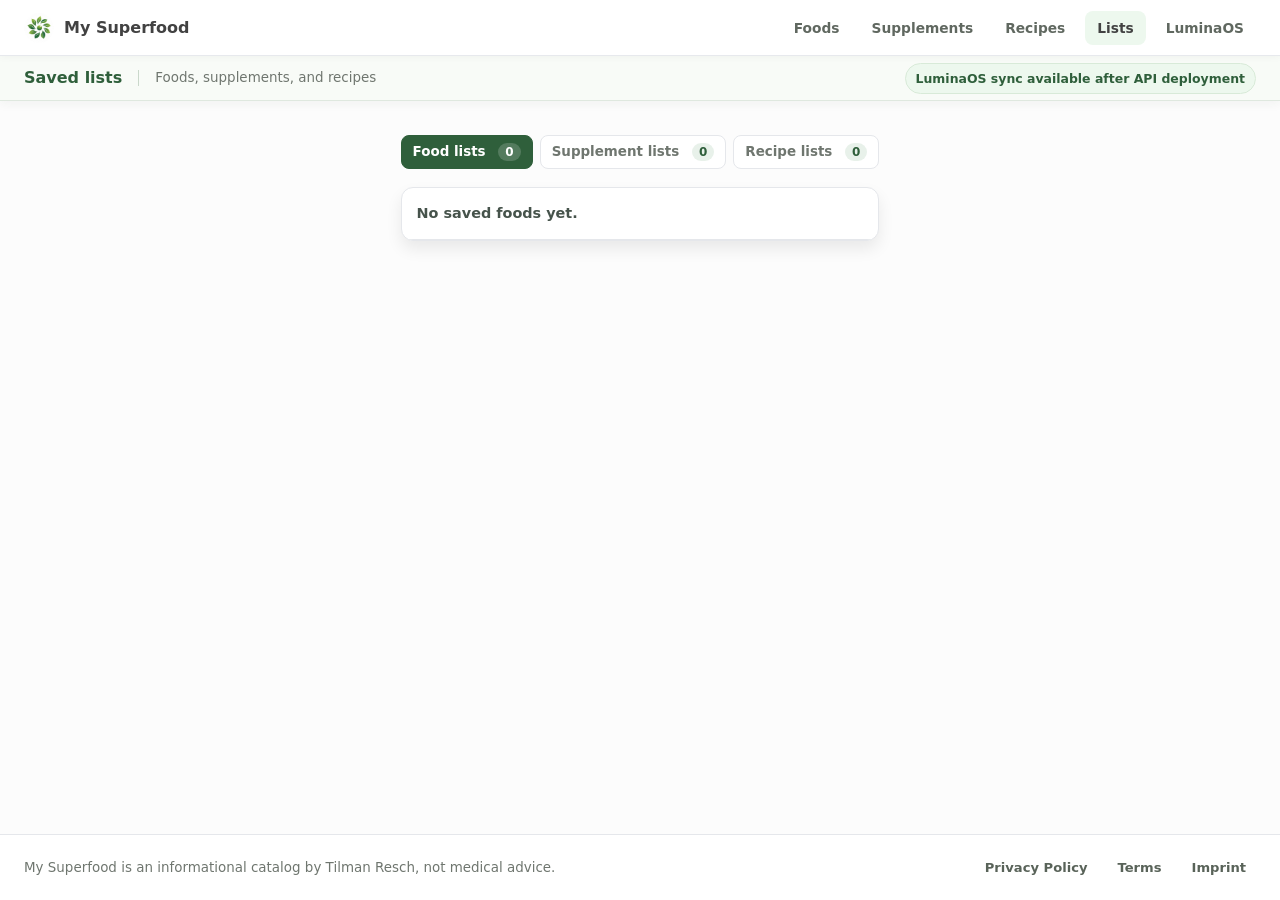
<file: lists.html>
<!doctype html>
<html lang="en">
  <head>
    <meta charset="utf-8">
    <meta name="viewport" content="width=device-width, initial-scale=1">
    <title>Saved Nutrition Lists - My Superfood</title>
    <meta name="description" content="Save and review food, supplement, and recipe lists in My Superfood with browser-local storage and optional LuminaOS account sync.">
    <meta name="robots" content="index, follow, max-image-preview:large, max-snippet:-1, max-video-preview:-1">
    <meta name="author" content="Tilman Resch">
    <meta name="theme-color" content="#4caf50">
    <link rel="canonical" href="https://my-superfood.com/lists">
    <meta property="og:site_name" content="My Superfood">
    <meta property="og:title" content="Saved Nutrition Lists - My Superfood">
    <meta property="og:description" content="Save and review foods, supplements, and recipes with browser-local storage and optional LuminaOS sync.">
    <meta property="og:url" content="https://my-superfood.com/lists">
    <meta property="og:type" content="website">
    <meta property="og:image" content="https://my-superfood.com/assets/images/my-superfood-icon-512.png">
    <meta property="og:image:alt" content="My Superfood leaf icon">
    <meta name="twitter:card" content="summary">
    <meta name="twitter:title" content="Saved Nutrition Lists - My Superfood">
    <meta name="twitter:description" content="Save and review foods, supplements, and recipes with optional LuminaOS sync.">
    <meta name="twitter:image" content="https://my-superfood.com/assets/images/my-superfood-icon-512.png">
    <link rel="icon" type="image/png" sizes="512x512" href="/assets/images/my-superfood-icon-512.png">
    <link rel="apple-touch-icon" sizes="180x180" href="/assets/images/my-superfood-icon.png">
    <link rel="stylesheet" href="styles.css">
    <link rel="sitemap" type="application/xml" href="/sitemap.xml">
    <link rel="alternate" type="text/plain" title="LLMs and AI search guidance" href="/llms.txt">
    <link rel="alternate" type="application/json" title="My Superfood site entities" href="/data/site-entities.json">
    <script type="application/ld+json">
      {
        "@context": "https://schema.org",
        "@type": "WebPage",
        "name": "Saved Nutrition Lists",
        "url": "https://my-superfood.com/lists",
        "description": "A saved-list workspace for foods, supplements, and recipes with browser-local storage and optional LuminaOS sync.",
        "isPartOf": {
          "@type": "WebSite",
          "name": "My Superfood",
          "url": "https://my-superfood.com/"
        }
      }
    </script>
    <script type="application/ld+json">
      {
        "@context": "https://schema.org",
        "@type": "BreadcrumbList",
        "itemListElement": [
          {
            "@type": "ListItem",
            "position": 1,
            "name": "My Superfood",
            "item": "https://my-superfood.com/"
          },
          {
            "@type": "ListItem",
            "position": 2,
            "name": "Lists",
            "item": "https://my-superfood.com/lists"
          }
        ]
      }
    </script>
  </head>
  <body data-page="lists">
    <header class="site-header">
      <a class="brand" href="/"><img class="brand-mark" src="/assets/images/my-superfood-icon.png" alt="" aria-hidden="true"><span>My Superfood</span></a>
      <button class="menu-toggle" type="button" aria-label="Open menu" aria-expanded="false" aria-controls="primary-nav"><span></span><span></span><span></span></button>
      <nav class="nav" id="primary-nav" aria-label="Primary navigation">
        <a href="/foods">Foods</a>
        <a href="/supplements">Supplements</a>
        <a href="/recipes">Recipes</a>
        <a class="active" href="/lists">Lists</a>
        <a href="/luminaos">LuminaOS</a>
      </nav>
    </header>
    <section class="secondary-header lists-header" data-secondary-header aria-labelledby="lists-title">
      <div class="secondary-header-inner">
        <div class="secondary-header-copy">
          <h1 class="secondary-header-title" id="lists-title">Saved lists</h1>
          <span class="secondary-header-subtitle">Foods, supplements, and recipes</span>
        </div>
        <div class="secondary-header-auth" data-auth-actions="header" aria-label="LuminaOS account"></div>
        <p class="header-auth-status visually-hidden" data-auth-status role="status">Checking LuminaOS sync...</p>
      </div>
    </section>
    <main class="page-shell lists-page-shell">
      <section class="saved-list-browser" aria-label="Saved lists">
        <div class="table-toolbar">
          <div class="tab-list" role="tablist" aria-label="Saved list views">
            <button class="tab-button active" id="saved-list-tab-foods" type="button" role="tab" aria-selected="true" aria-controls="saved-list-panel" tabindex="0" data-list-tab="foods">Food lists <span data-list-count="foods">0</span></button>
            <button class="tab-button" id="saved-list-tab-supplements" type="button" role="tab" aria-selected="false" aria-controls="saved-list-panel" tabindex="-1" data-list-tab="supplements">Supplement lists <span data-list-count="supplements">0</span></button>
            <button class="tab-button" id="saved-list-tab-recipes" type="button" role="tab" aria-selected="false" aria-controls="saved-list-panel" tabindex="-1" data-list-tab="recipes">Recipe lists <span data-list-count="recipes">0</span></button>
          </div>
        </div>
        <div class="table-wrap" id="saved-list-panel" role="tabpanel" aria-labelledby="saved-list-tab-foods">
          <table class="catalog-table saved-list-table" id="saved-list"></table>
        </div>
      </section>
    </main>
    <footer class="site-footer">
      <p>My Superfood is an informational catalog by Tilman Resch, not medical advice.</p>
      <nav aria-label="Legal links">
        <a href="/privacy">Privacy Policy</a>
        <a href="/terms">Terms</a>
        <a href="/imprint">Imprint</a>
      </nav>
    </footer>
    <script type="module" src="script.js?v=20260809-lists-header"></script>
  </body>
</html>
</file>
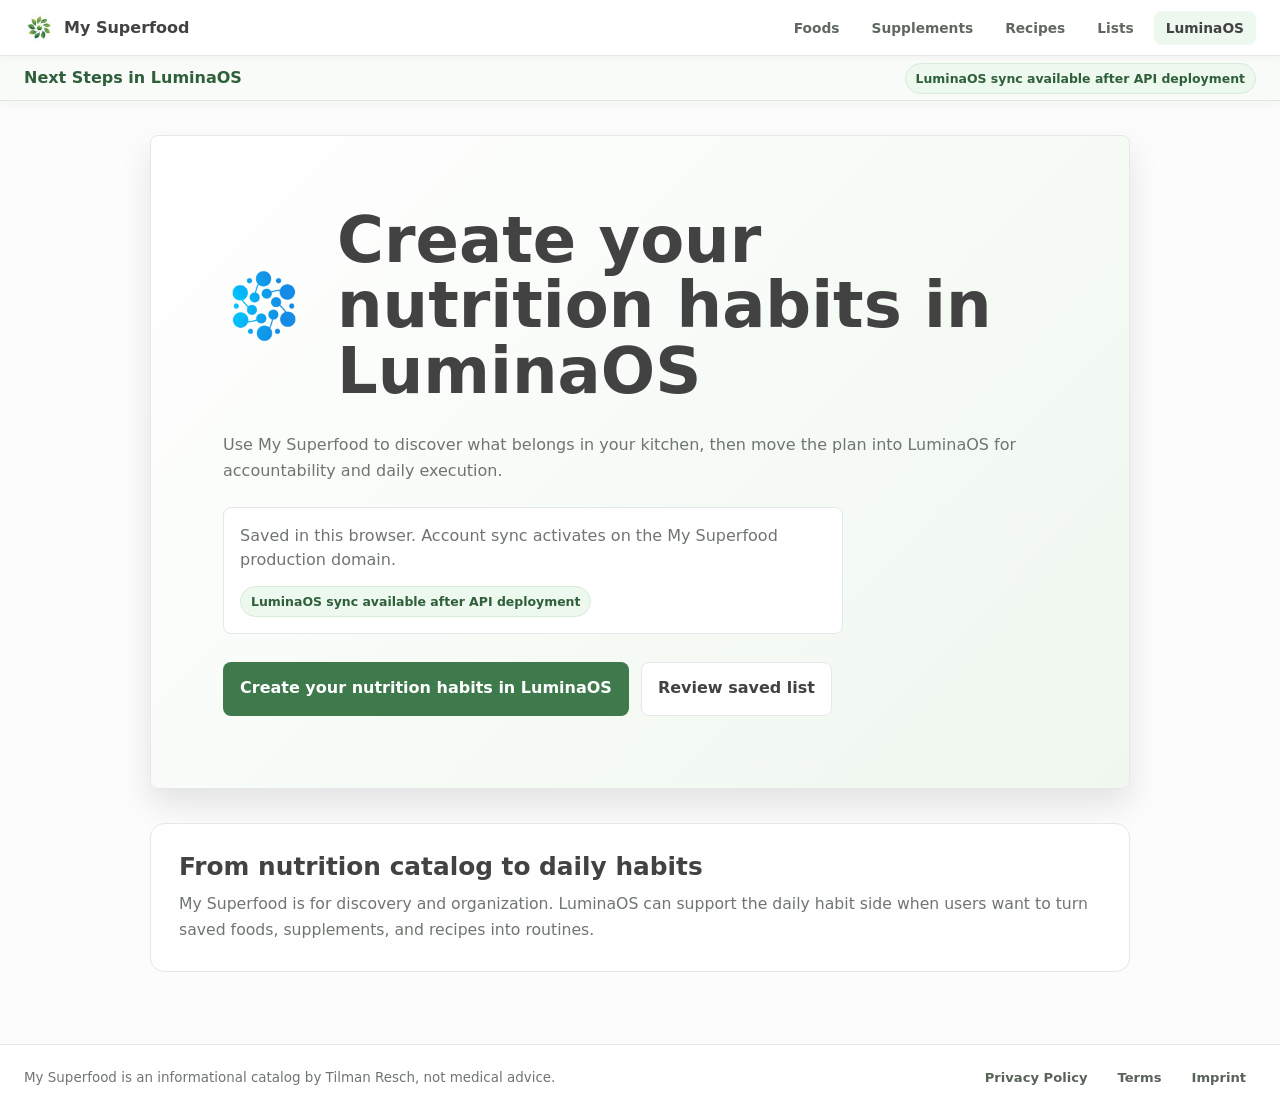
<file: luminaos.html>
<!doctype html>
<html lang="en">
  <head>
    <meta charset="utf-8">
    <meta name="viewport" content="width=device-width, initial-scale=1">
    <title>LuminaOS Nutrition Habit Handoff - My Superfood</title>
    <meta name="description" content="Connect My Superfood saved nutrition lists with LuminaOS for optional account-backed habit support and daily execution.">
    <meta name="robots" content="index, follow, max-image-preview:large, max-snippet:-1, max-video-preview:-1">
    <meta name="author" content="Tilman Resch">
    <meta name="theme-color" content="#4caf50">
    <link rel="canonical" href="https://my-superfood.com/luminaos">
    <meta property="og:site_name" content="My Superfood">
    <meta property="og:title" content="LuminaOS Nutrition Habit Handoff - My Superfood">
    <meta property="og:description" content="Connect My Superfood saved lists with LuminaOS habit support and daily execution.">
    <meta property="og:url" content="https://my-superfood.com/luminaos">
    <meta property="og:type" content="website">
    <meta property="og:image" content="https://my-superfood.com/assets/images/my-superfood-icon-512.png">
    <meta property="og:image:alt" content="My Superfood leaf icon">
    <meta name="twitter:card" content="summary">
    <meta name="twitter:title" content="LuminaOS Nutrition Habit Handoff - My Superfood">
    <meta name="twitter:description" content="Connect saved nutrition lists with LuminaOS for habit support.">
    <meta name="twitter:image" content="https://my-superfood.com/assets/images/my-superfood-icon-512.png">
    <link rel="icon" type="image/png" sizes="512x512" href="/assets/images/my-superfood-icon-512.png">
    <link rel="apple-touch-icon" sizes="180x180" href="/assets/images/my-superfood-icon.png">
    <link rel="stylesheet" href="styles.css">
    <link rel="sitemap" type="application/xml" href="/sitemap.xml">
    <link rel="alternate" type="text/plain" title="LLMs and AI search guidance" href="/llms.txt">
    <link rel="alternate" type="application/json" title="My Superfood site entities" href="/data/site-entities.json">
    <script type="application/ld+json">
      {
        "@context": "https://schema.org",
        "@type": "WebPage",
        "name": "LuminaOS Nutrition Habit Handoff",
        "url": "https://my-superfood.com/luminaos",
        "description": "A handoff page for moving My Superfood saved lists into LuminaOS habit execution.",
        "isPartOf": {
          "@type": "WebSite",
          "name": "My Superfood",
          "url": "https://my-superfood.com/"
        },
        "relatedLink": "https://luminaos.app"
      }
    </script>
    <script type="application/ld+json">
      {
        "@context": "https://schema.org",
        "@type": "BreadcrumbList",
        "itemListElement": [
          {
            "@type": "ListItem",
            "position": 1,
            "name": "My Superfood",
            "item": "https://my-superfood.com/"
          },
          {
            "@type": "ListItem",
            "position": 2,
            "name": "LuminaOS",
            "item": "https://my-superfood.com/luminaos"
          }
        ]
      }
    </script>
  </head>
  <body data-page="luminaos">
    <header class="site-header">
      <a class="brand" href="/"><img class="brand-mark" src="/assets/images/my-superfood-icon.png" alt="" aria-hidden="true"><span>My Superfood</span></a>
      <button class="menu-toggle" type="button" aria-label="Open menu" aria-expanded="false" aria-controls="primary-nav"><span></span><span></span><span></span></button>
      <nav class="nav" id="primary-nav" aria-label="Primary navigation">
        <a href="/foods">Foods</a>
        <a href="/supplements">Supplements</a>
        <a href="/recipes">Recipes</a>
        <a href="/lists">Lists</a>
        <a class="active" href="/luminaos">LuminaOS</a>
      </nav>
    </header>
    <section class="secondary-header lumina-header" data-secondary-header aria-labelledby="lumina-next-steps-title">
      <div class="secondary-header-inner">
        <div class="secondary-header-copy">
          <h1 class="secondary-header-title" id="lumina-next-steps-title">Next Steps in LuminaOS</h1>
        </div>
        <div class="secondary-header-auth" data-auth-actions="header" aria-label="LuminaOS account"></div>
        <p class="header-auth-status visually-hidden" data-auth-status role="status">Checking LuminaOS sync...</p>
      </div>
    </section>
    <main class="page-shell">
      <section class="lumina-panel">
        <div class="lumina-panel-heading">
          <img class="lumina-logo" src="assets/images/luminaos-logo.png" alt="LuminaOS logo">
          <h2>Create your nutrition habits in LuminaOS</h2>
        </div>
        <p>Use My Superfood to discover what belongs in your kitchen, then move the plan into LuminaOS for accountability and daily execution.</p>
        <div class="account-sync-panel">
          <p data-auth-status>Checking LuminaOS sync...</p>
          <div class="lumina-actions" data-auth-actions></div>
        </div>
        <div class="lumina-actions lumina-primary-actions">
          <a class="button primary" href="https://luminaos.app">Create your nutrition habits in LuminaOS</a>
          <a class="button ghost" href="/lists">Review saved list</a>
        </div>
      </section>
      <section class="seo-summary" aria-label="LuminaOS handoff context">
        <h2>From nutrition catalog to daily habits</h2>
        <p>My Superfood is for discovery and organization. LuminaOS can support the daily habit side when users want to turn saved foods, supplements, and recipes into routines.</p>
      </section>
    </main>
    <footer class="site-footer">
      <p>My Superfood is an informational catalog by Tilman Resch, not medical advice.</p>
      <nav aria-label="Legal links">
        <a href="/privacy">Privacy Policy</a>
        <a href="/terms">Terms</a>
        <a href="/imprint">Imprint</a>
      </nav>
    </footer>
    <script type="module" src="script.js?v=20260809-lumina-header"></script>
  </body>
</html>
</file>
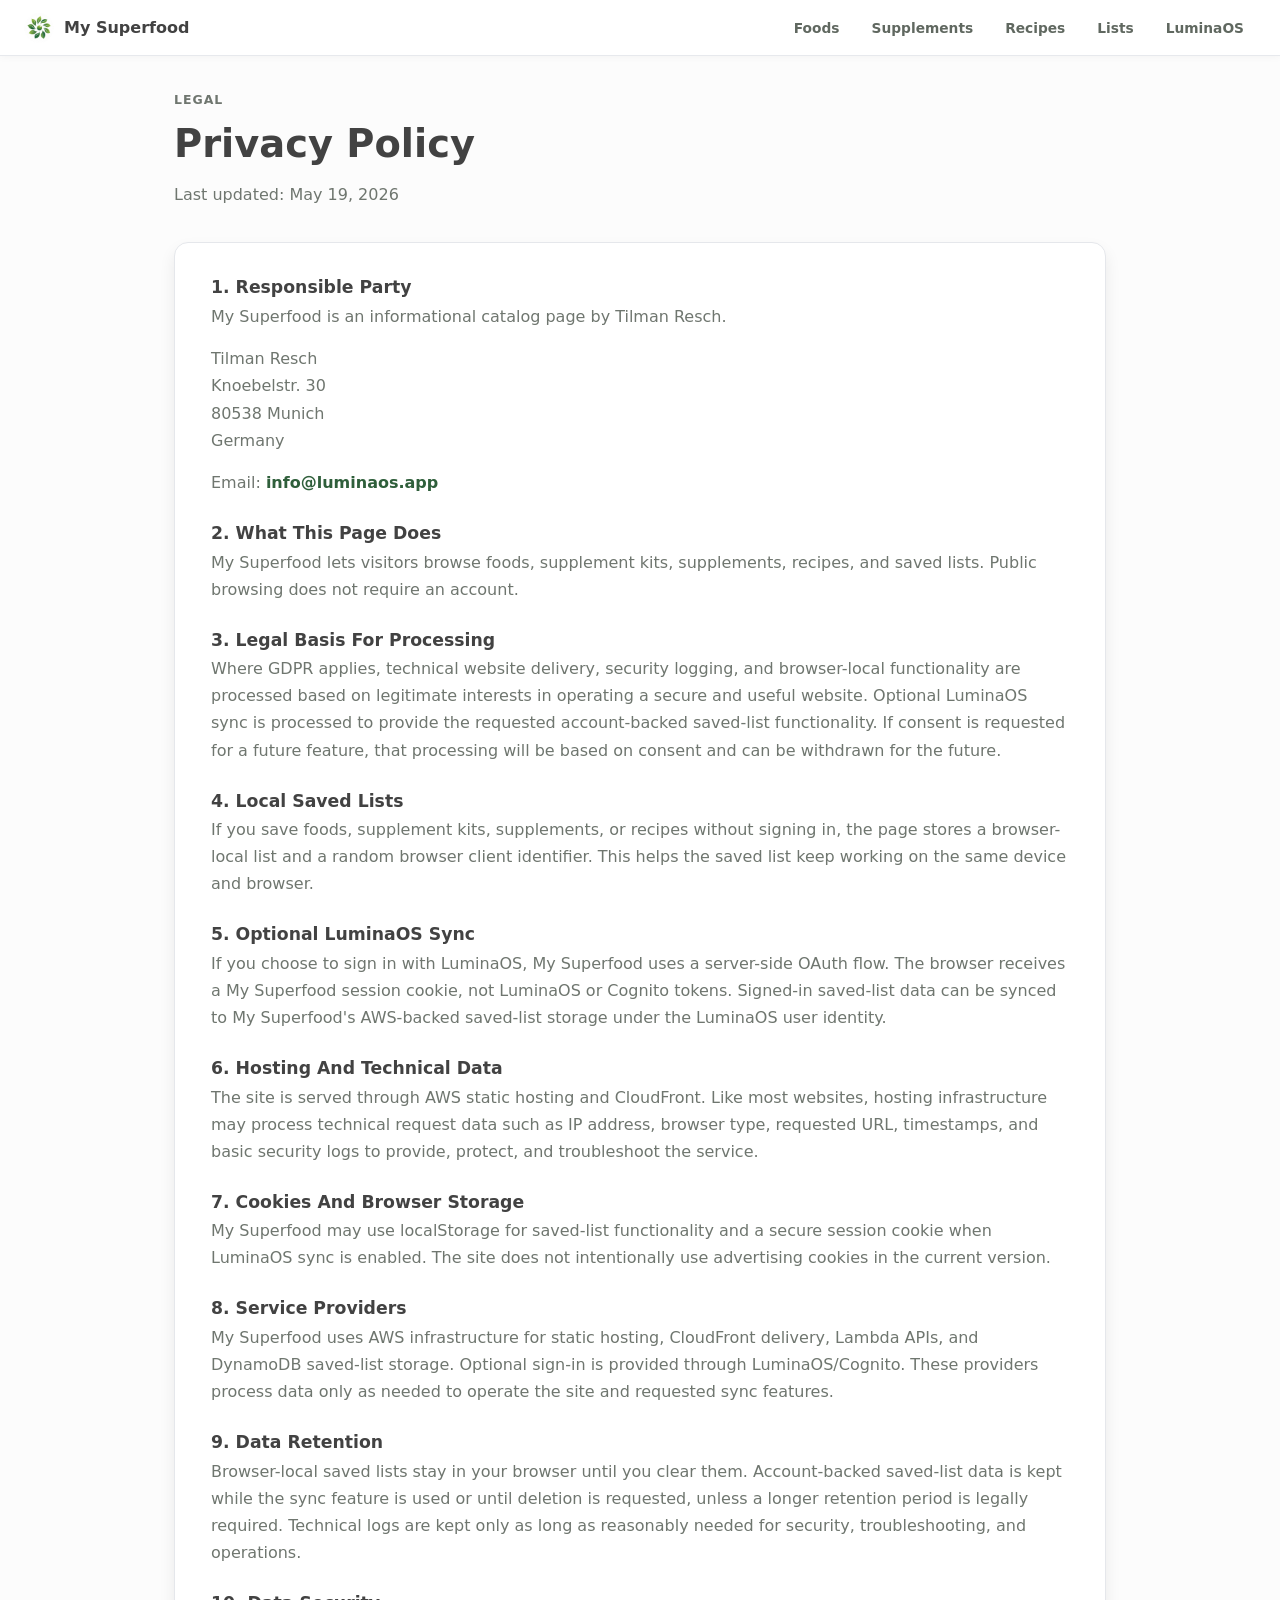
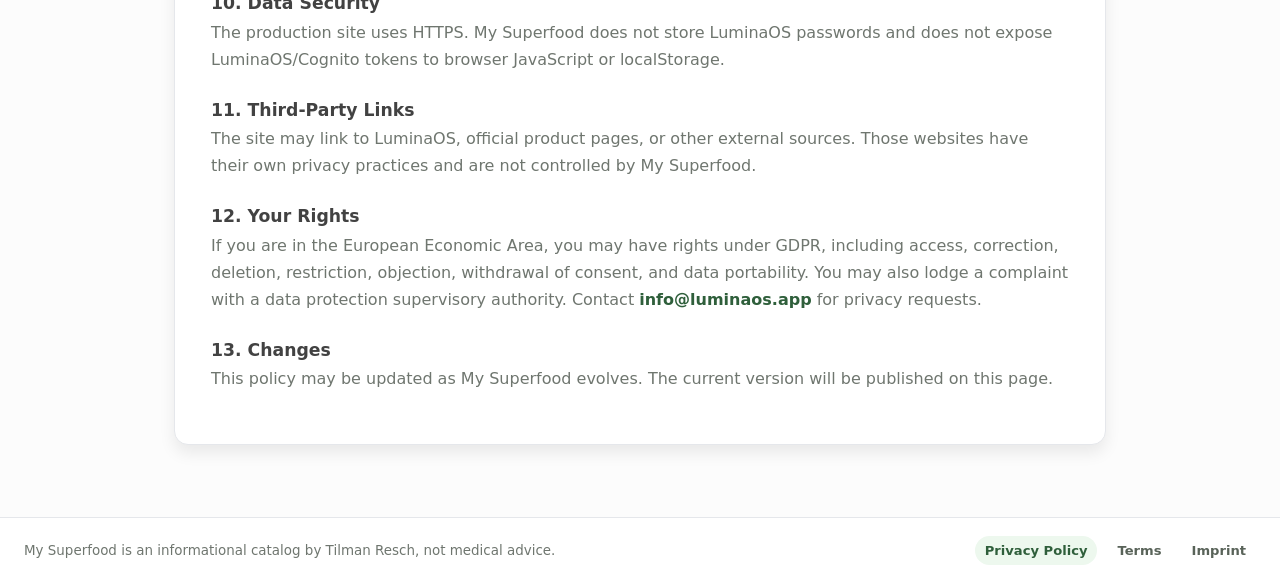
<file: privacy.html>
<!doctype html>
<html lang="en">
  <head>
    <meta charset="utf-8">
    <meta name="viewport" content="width=device-width, initial-scale=1">
    <title>Privacy Policy - My Superfood</title>
    <meta name="description" content="Privacy information for My Superfood, an informational food and supplement catalog by Tilman Resch.">
    <meta name="robots" content="index, follow, max-image-preview:large, max-snippet:-1, max-video-preview:-1">
    <meta name="author" content="Tilman Resch">
    <meta name="theme-color" content="#4caf50">
    <link rel="canonical" href="https://my-superfood.com/privacy">
    <meta property="og:site_name" content="My Superfood">
    <meta property="og:title" content="Privacy Policy - My Superfood">
    <meta property="og:description" content="How My Superfood handles local saved lists, optional LuminaOS sync, and basic website data.">
    <meta property="og:url" content="https://my-superfood.com/privacy">
    <meta property="og:type" content="website">
    <meta property="og:image" content="https://my-superfood.com/assets/images/my-superfood-icon-512.png">
    <meta property="og:image:alt" content="My Superfood leaf icon">
    <meta name="twitter:card" content="summary">
    <meta name="twitter:title" content="Privacy Policy - My Superfood">
    <meta name="twitter:description" content="How My Superfood handles saved lists, LuminaOS sync, and website data.">
    <meta name="twitter:image" content="https://my-superfood.com/assets/images/my-superfood-icon-512.png">
    <link rel="icon" type="image/png" sizes="512x512" href="/assets/images/my-superfood-icon-512.png">
    <link rel="apple-touch-icon" sizes="180x180" href="/assets/images/my-superfood-icon.png">
    <link rel="stylesheet" href="styles.css">
    <link rel="sitemap" type="application/xml" href="/sitemap.xml">
    <link rel="alternate" type="text/plain" title="LLMs and AI search guidance" href="/llms.txt">
    <link rel="alternate" type="application/json" title="My Superfood site entities" href="/data/site-entities.json">
    <script type="application/ld+json">
      {
        "@context": "https://schema.org",
        "@type": "WebPage",
        "name": "Privacy Policy - My Superfood",
        "url": "https://my-superfood.com/privacy",
        "description": "Privacy information for My Superfood, including browser-local saved lists and optional LuminaOS sync.",
        "publisher": {
          "@type": "Person",
          "name": "Tilman Resch"
        }
      }
    </script>
    <script type="application/ld+json">
      {
        "@context": "https://schema.org",
        "@type": "BreadcrumbList",
        "itemListElement": [
          {
            "@type": "ListItem",
            "position": 1,
            "name": "My Superfood",
            "item": "https://my-superfood.com/"
          },
          {
            "@type": "ListItem",
            "position": 2,
            "name": "Privacy Policy",
            "item": "https://my-superfood.com/privacy"
          }
        ]
      }
    </script>
  </head>
  <body data-page="legal">
    <header class="site-header">
      <a class="brand" href="/"><img class="brand-mark" src="/assets/images/my-superfood-icon.png" alt="" aria-hidden="true"><span>My Superfood</span></a>
      <button class="menu-toggle" type="button" aria-label="Open menu" aria-expanded="false" aria-controls="primary-nav"><span></span><span></span><span></span></button>
      <nav class="nav" id="primary-nav" aria-label="Primary navigation">
        <a href="/foods">Foods</a>
        <a href="/supplements">Supplements</a>
        <a href="/recipes">Recipes</a>
        <a href="/lists">Lists</a>
        <a href="/luminaos">LuminaOS</a>
      </nav>
    </header>
    <main class="page-shell legal-page">
      <section class="page-heading">
        <p class="eyebrow">Legal</p>
        <h1>Privacy Policy</h1>
        <p>Last updated: May 19, 2026</p>
      </section>
      <section class="legal-card">
        <h2>1. Responsible Party</h2>
        <p>My Superfood is an informational catalog page by Tilman Resch.</p>
        <p>Tilman Resch<br>Knoebelstr. 30<br>80538 Munich<br>Germany</p>
        <p>Email: <a href="mailto:info@luminaos.app">info@luminaos.app</a></p>

        <h2>2. What This Page Does</h2>
        <p>My Superfood lets visitors browse foods, supplement kits, supplements, recipes, and saved lists. Public browsing does not require an account.</p>

        <h2>3. Legal Basis For Processing</h2>
        <p>Where GDPR applies, technical website delivery, security logging, and browser-local functionality are processed based on legitimate interests in operating a secure and useful website. Optional LuminaOS sync is processed to provide the requested account-backed saved-list functionality. If consent is requested for a future feature, that processing will be based on consent and can be withdrawn for the future.</p>

        <h2>4. Local Saved Lists</h2>
        <p>If you save foods, supplement kits, supplements, or recipes without signing in, the page stores a browser-local list and a random browser client identifier. This helps the saved list keep working on the same device and browser.</p>

        <h2>5. Optional LuminaOS Sync</h2>
        <p>If you choose to sign in with LuminaOS, My Superfood uses a server-side OAuth flow. The browser receives a My Superfood session cookie, not LuminaOS or Cognito tokens. Signed-in saved-list data can be synced to My Superfood's AWS-backed saved-list storage under the LuminaOS user identity.</p>

        <h2>6. Hosting And Technical Data</h2>
        <p>The site is served through AWS static hosting and CloudFront. Like most websites, hosting infrastructure may process technical request data such as IP address, browser type, requested URL, timestamps, and basic security logs to provide, protect, and troubleshoot the service.</p>

        <h2>7. Cookies And Browser Storage</h2>
        <p>My Superfood may use localStorage for saved-list functionality and a secure session cookie when LuminaOS sync is enabled. The site does not intentionally use advertising cookies in the current version.</p>

        <h2>8. Service Providers</h2>
        <p>My Superfood uses AWS infrastructure for static hosting, CloudFront delivery, Lambda APIs, and DynamoDB saved-list storage. Optional sign-in is provided through LuminaOS/Cognito. These providers process data only as needed to operate the site and requested sync features.</p>

        <h2>9. Data Retention</h2>
        <p>Browser-local saved lists stay in your browser until you clear them. Account-backed saved-list data is kept while the sync feature is used or until deletion is requested, unless a longer retention period is legally required. Technical logs are kept only as long as reasonably needed for security, troubleshooting, and operations.</p>

        <h2>10. Data Security</h2>
        <p>The production site uses HTTPS. My Superfood does not store LuminaOS passwords and does not expose LuminaOS/Cognito tokens to browser JavaScript or localStorage.</p>

        <h2>11. Third-Party Links</h2>
        <p>The site may link to LuminaOS, official product pages, or other external sources. Those websites have their own privacy practices and are not controlled by My Superfood.</p>

        <h2>12. Your Rights</h2>
        <p>If you are in the European Economic Area, you may have rights under GDPR, including access, correction, deletion, restriction, objection, withdrawal of consent, and data portability. You may also lodge a complaint with a data protection supervisory authority. Contact <a href="mailto:info@luminaos.app">info@luminaos.app</a> for privacy requests.</p>

        <h2>13. Changes</h2>
        <p>This policy may be updated as My Superfood evolves. The current version will be published on this page.</p>
      </section>
    </main>
    <footer class="site-footer">
      <p>My Superfood is an informational catalog by Tilman Resch, not medical advice.</p>
      <nav aria-label="Legal links">
        <a class="active" href="/privacy">Privacy Policy</a>
        <a href="/terms">Terms</a>
        <a href="/imprint">Imprint</a>
      </nav>
    </footer>
    <script type="module" src="script.js"></script>
  </body>
</html>
</file>
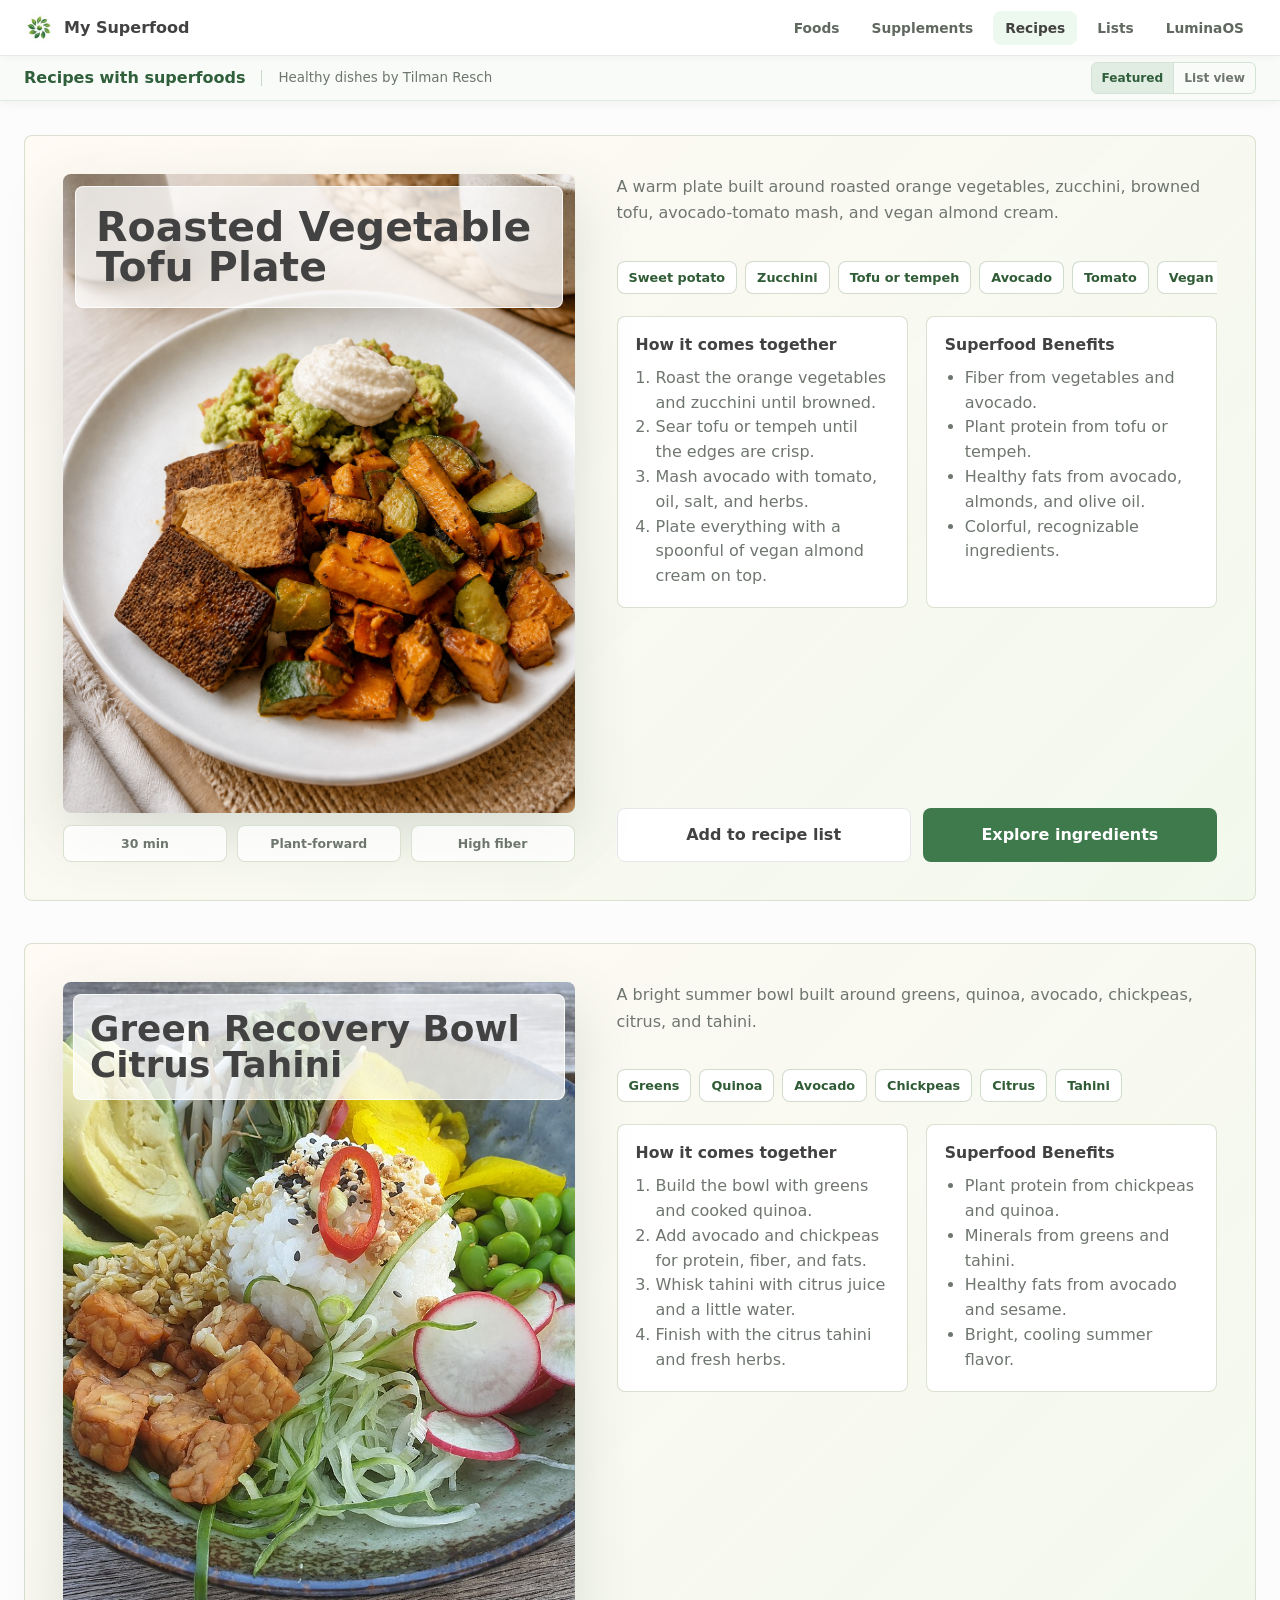
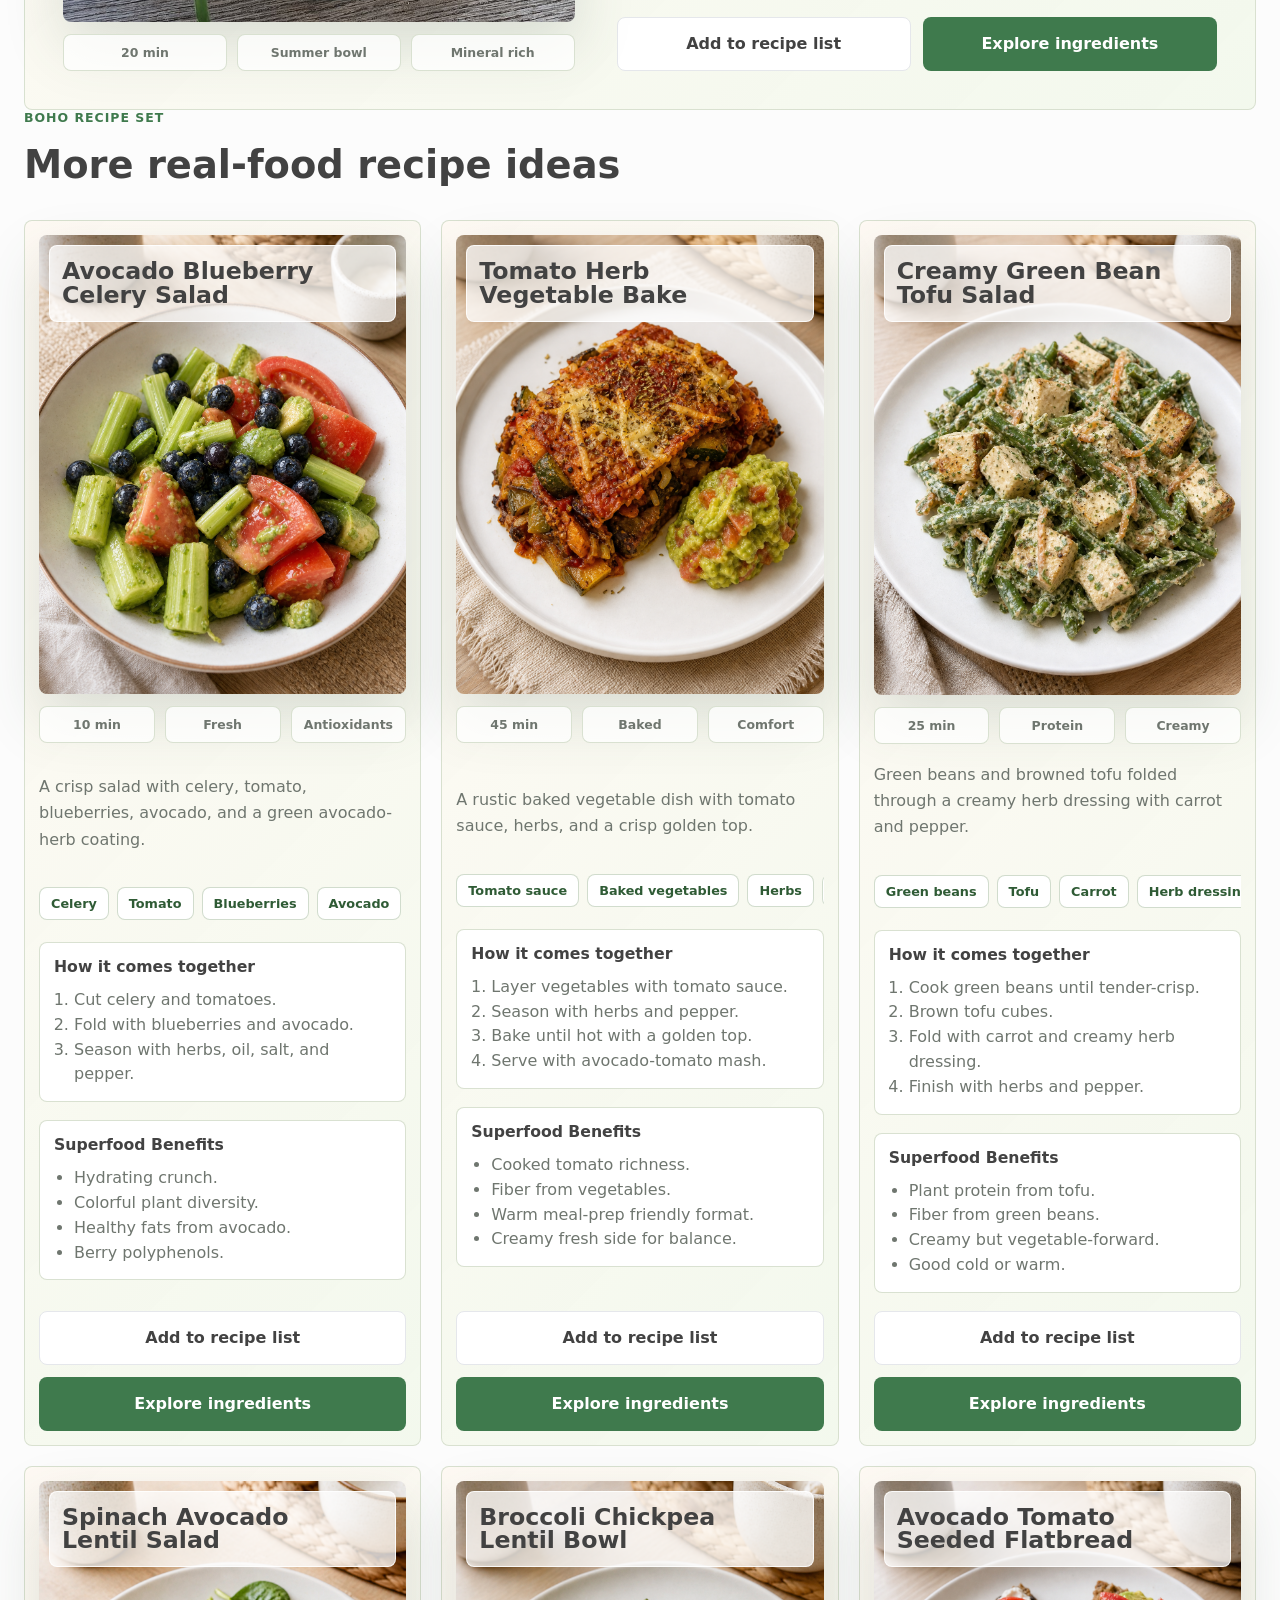
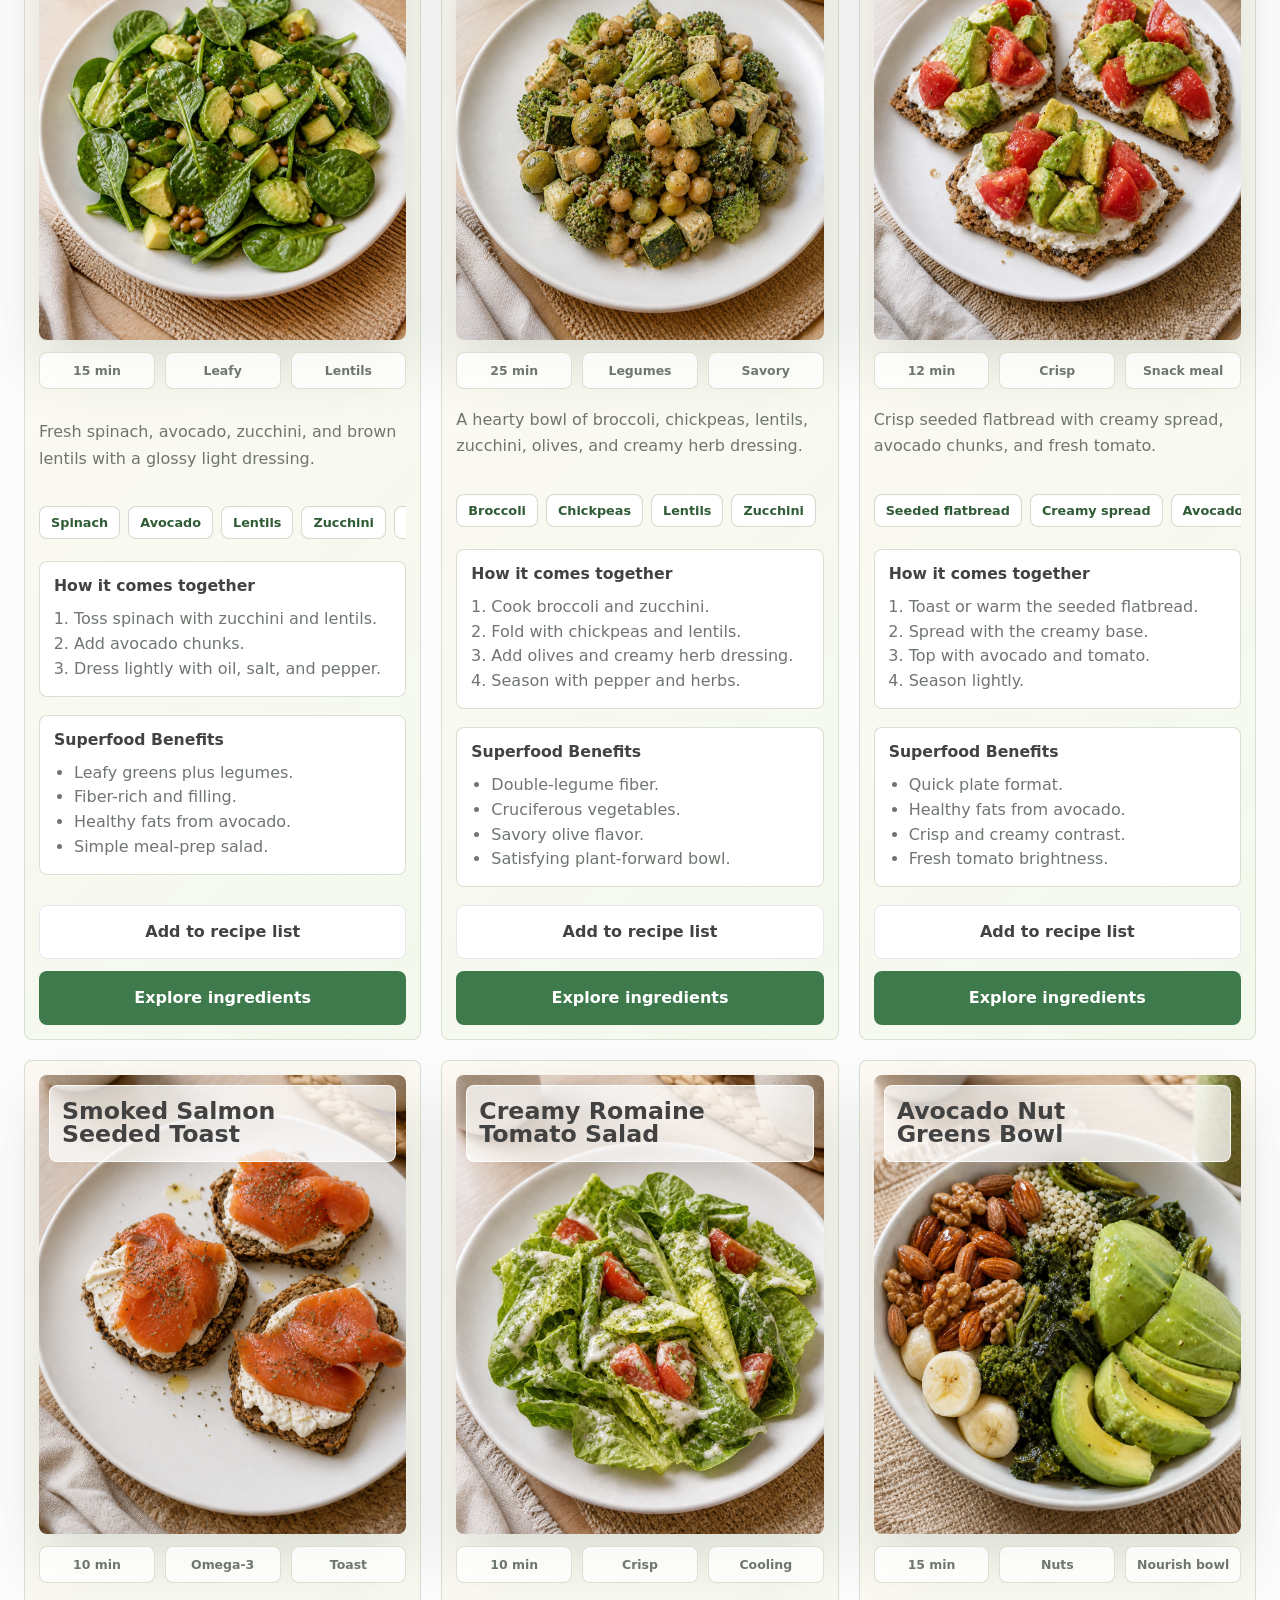
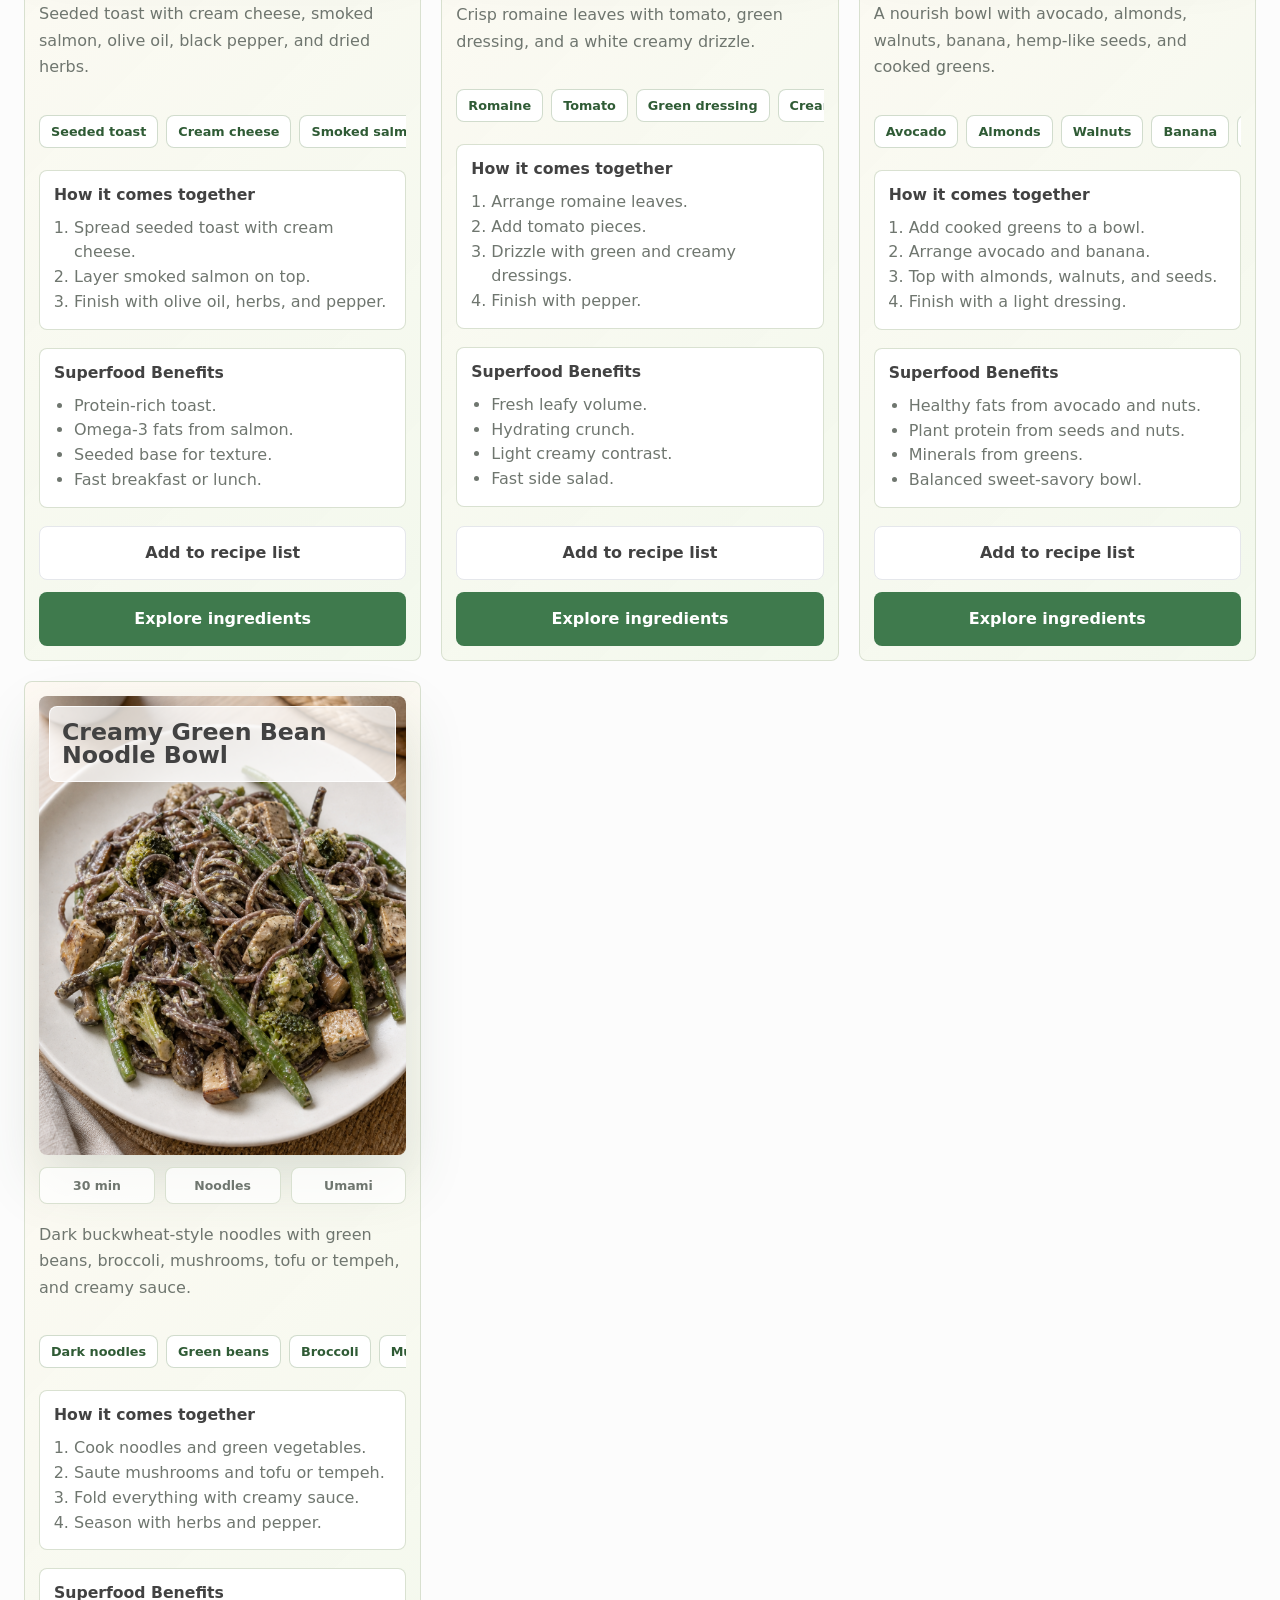
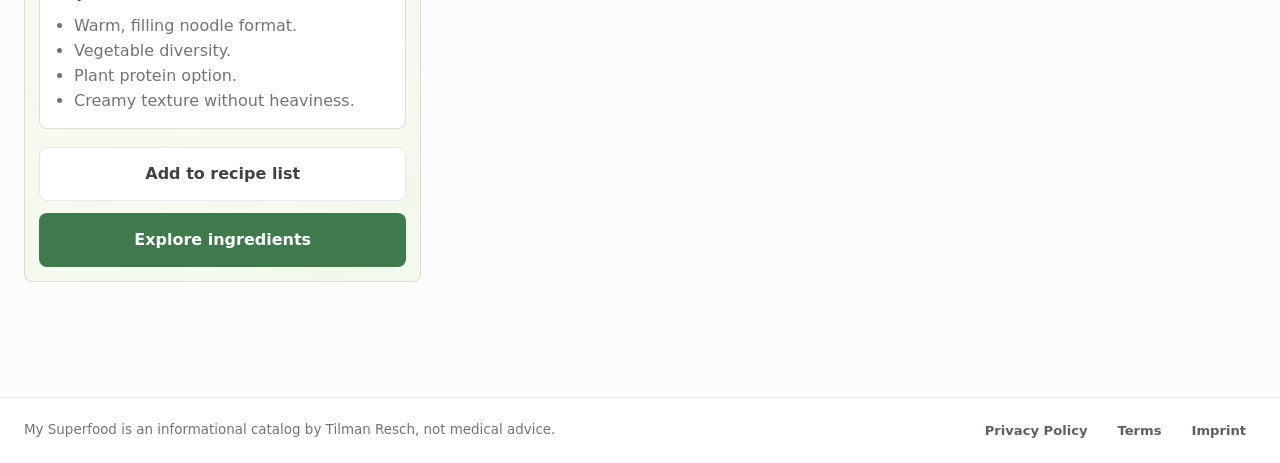
<file: recipes.html>
<!doctype html>
<html lang="en">
  <head>
    <meta charset="utf-8">
    <meta name="viewport" content="width=device-width, initial-scale=1">
    <title>Healthy Superfood Recipes - My Superfood</title>
    <meta name="description" content="Explore healthy superfood recipe ideas by Tilman Resch, including colorful meals built around fiber, plant protein, healthy fats, and nutrient-dense ingredients.">
    <meta name="robots" content="index, follow, max-image-preview:large, max-snippet:-1, max-video-preview:-1">
    <meta name="author" content="Tilman Resch">
    <meta name="theme-color" content="#4caf50">
    <link rel="canonical" href="https://my-superfood.com/recipes">
    <meta property="og:site_name" content="My Superfood">
    <meta property="og:title" content="Healthy Superfood Recipes - My Superfood">
    <meta property="og:description" content="Healthy recipe ideas built around fiber, plant protein, healthy fats, and colorful whole foods.">
    <meta property="og:url" content="https://my-superfood.com/recipes">
    <meta property="og:type" content="website">
    <meta property="og:image" content="https://my-superfood.com/assets/images/real/recipe-bowl.jpg">
    <meta property="og:image:alt" content="A bright superfood bowl with greens, grains, and vegetables">
    <meta name="twitter:card" content="summary_large_image">
    <meta name="twitter:title" content="Healthy Superfood Recipes - My Superfood">
    <meta name="twitter:description" content="Healthy recipe ideas built around real superfoods and colorful meals.">
    <meta name="twitter:image" content="https://my-superfood.com/assets/images/real/recipe-bowl.jpg">
    <link rel="icon" type="image/png" sizes="512x512" href="/assets/images/my-superfood-icon-512.png">
    <link rel="apple-touch-icon" sizes="180x180" href="/assets/images/my-superfood-icon.png">
    <link rel="stylesheet" href="styles.css">
    <link rel="sitemap" type="application/xml" href="/sitemap.xml">
    <link rel="alternate" type="text/plain" title="LLMs and AI search guidance" href="/llms.txt">
    <link rel="alternate" type="application/json" title="My Superfood site entities" href="/data/site-entities.json">
    <script type="application/ld+json">
      {
        "@context": "https://schema.org",
        "@type": "Recipe",
        "name": "Roasted Vegetable Tofu Plate",
        "url": "https://my-superfood.com/recipes",
        "description": "A warm roasted vegetable plate with tofu, avocado-tomato mash, and vegan almond cream.",
        "image": "https://my-superfood.com/assets/images/recipes/roasted-vegetables-tofu-almond-cream.png",
        "author": {
          "@type": "Person",
          "name": "Tilman Resch"
        },
        "recipeIngredient": [
          "sweet potato",
          "zucchini",
          "tofu or tempeh",
          "avocado",
          "tomato",
          "vegan almond cream"
        ],
        "recipeCategory": "Healthy recipe",
        "recipeCuisine": "Superfood"
      }
    </script>
    <script type="application/ld+json">
      {
        "@context": "https://schema.org",
        "@type": "BreadcrumbList",
        "itemListElement": [
          {
            "@type": "ListItem",
            "position": 1,
            "name": "My Superfood",
            "item": "https://my-superfood.com/"
          },
          {
            "@type": "ListItem",
            "position": 2,
            "name": "Recipes",
            "item": "https://my-superfood.com/recipes"
          }
        ]
      }
    </script>
  </head>
  <body data-page="recipes">
    <header class="site-header">
      <a class="brand" href="/"><img class="brand-mark" src="/assets/images/my-superfood-icon.png" alt="" aria-hidden="true"><span>My Superfood</span></a>
      <button class="menu-toggle" type="button" aria-label="Open menu" aria-expanded="false" aria-controls="primary-nav"><span></span><span></span><span></span></button>
      <nav class="nav" id="primary-nav" aria-label="Primary navigation">
        <a href="/foods">Foods</a>
        <a href="/supplements">Supplements</a>
        <a class="active" href="/recipes">Recipes</a>
        <a href="/lists">Lists</a>
        <a href="/luminaos">LuminaOS</a>
      </nav>
    </header>
    <section class="secondary-header recipes-header" data-secondary-header aria-labelledby="recipes-title">
      <div class="secondary-header-inner">
        <div class="secondary-header-copy">
          <h1 class="secondary-header-title" id="recipes-title">Recipes with superfoods</h1>
          <span class="secondary-header-subtitle">Healthy dishes by Tilman Resch</span>
        </div>
        <div class="secondary-header-switcher" role="group" aria-label="Recipe views">
          <button type="button" data-recipe-view="featured" aria-pressed="true">Featured</button>
          <button type="button" data-recipe-view="list" aria-pressed="false">List view</button>
        </div>
      </div>
    </section>
    <main class="page-shell recipes-page-shell">
      <section class="recipe-feature-list" id="featured-recipes" aria-label="Featured recipes">
      </section>
      <section class="recipe-library-section" aria-labelledby="recipe-library-title">
        <div class="section-heading-row">
          <p class="eyebrow" id="recipe-library-eyebrow">Boho recipe set</p>
          <h2 id="recipe-library-title">More real-food recipe ideas</h2>
        </div>
        <div class="recipe-library-grid" id="recipe-library"></div>
        <p class="saved-note" id="recipe-saved-note" role="status"></p>
      </section>
    </main>
    <footer class="site-footer">
      <p>My Superfood is an informational catalog by Tilman Resch, not medical advice.</p>
      <nav aria-label="Legal links">
        <a href="/privacy">Privacy Policy</a>
        <a href="/terms">Terms</a>
        <a href="/imprint">Imprint</a>
      </nav>
    </footer>
    <script type="module" src="script.js"></script>
  </body>
</html>
</file>
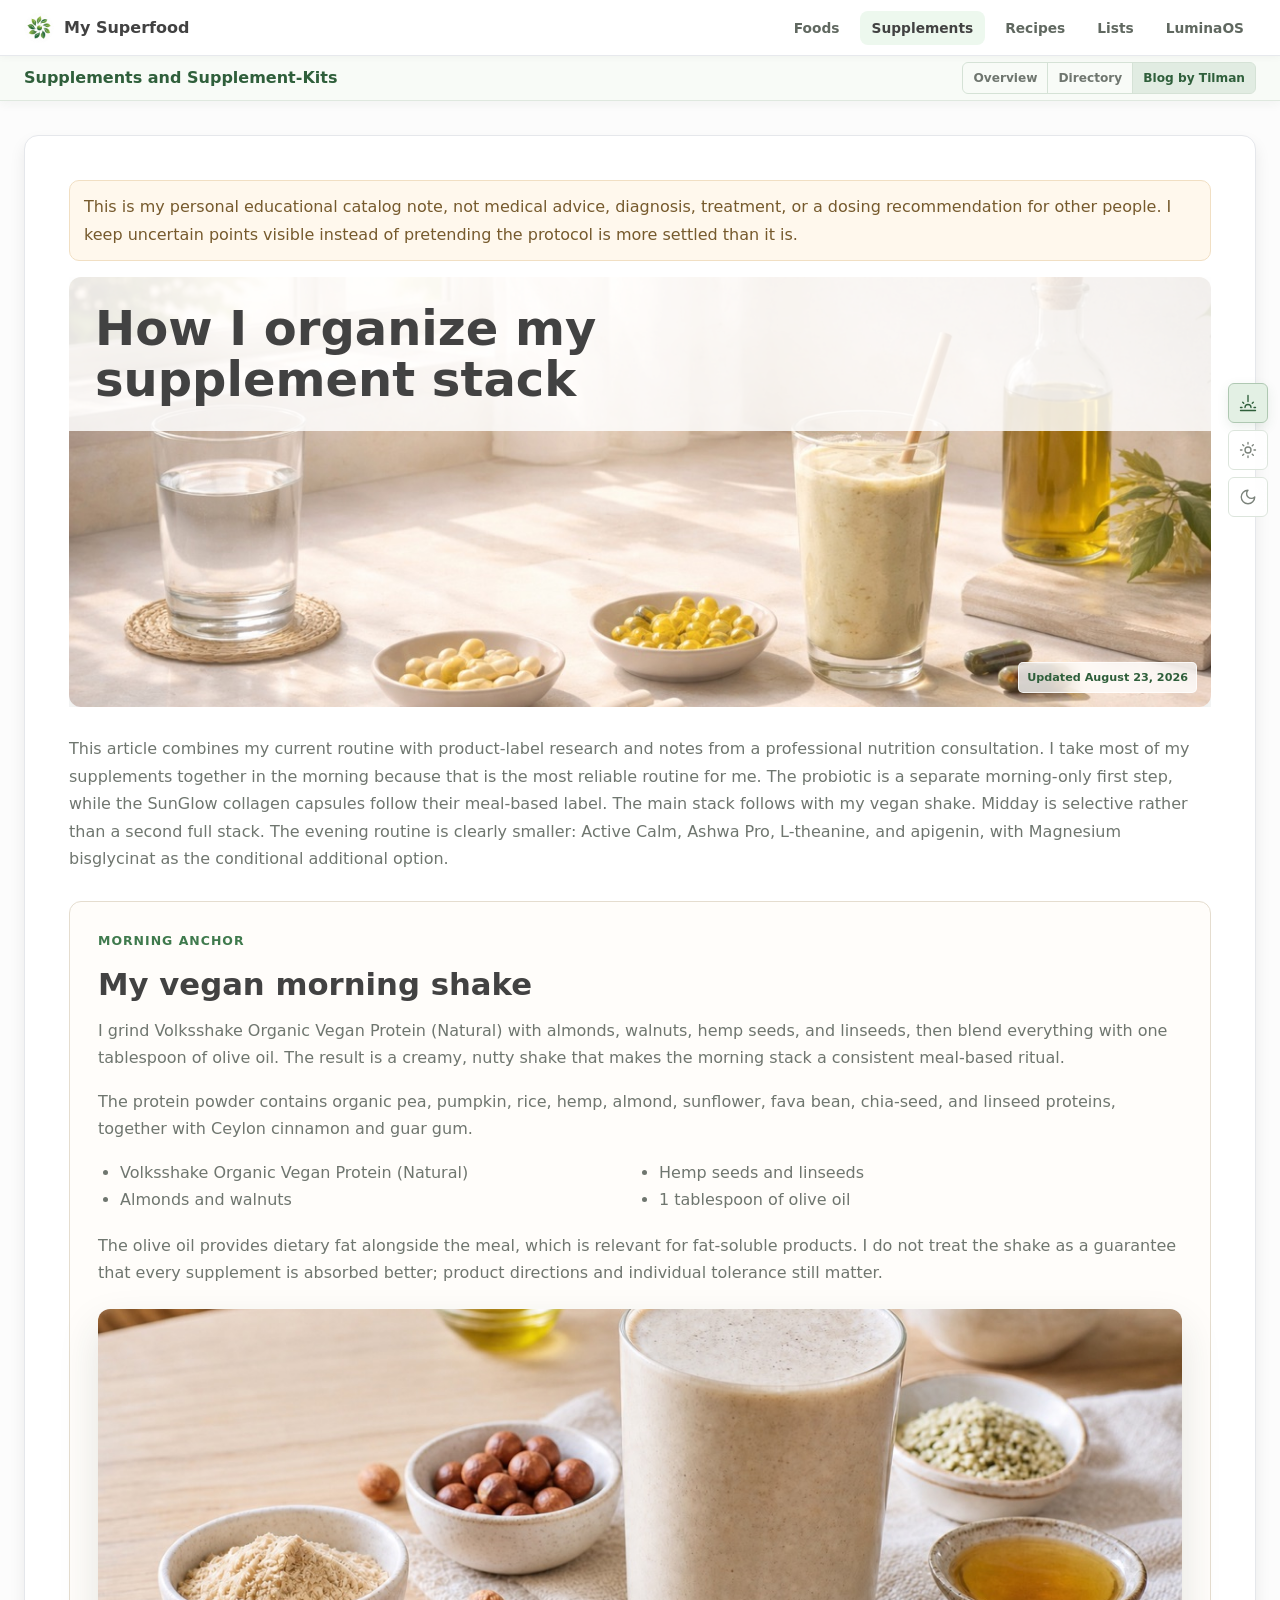
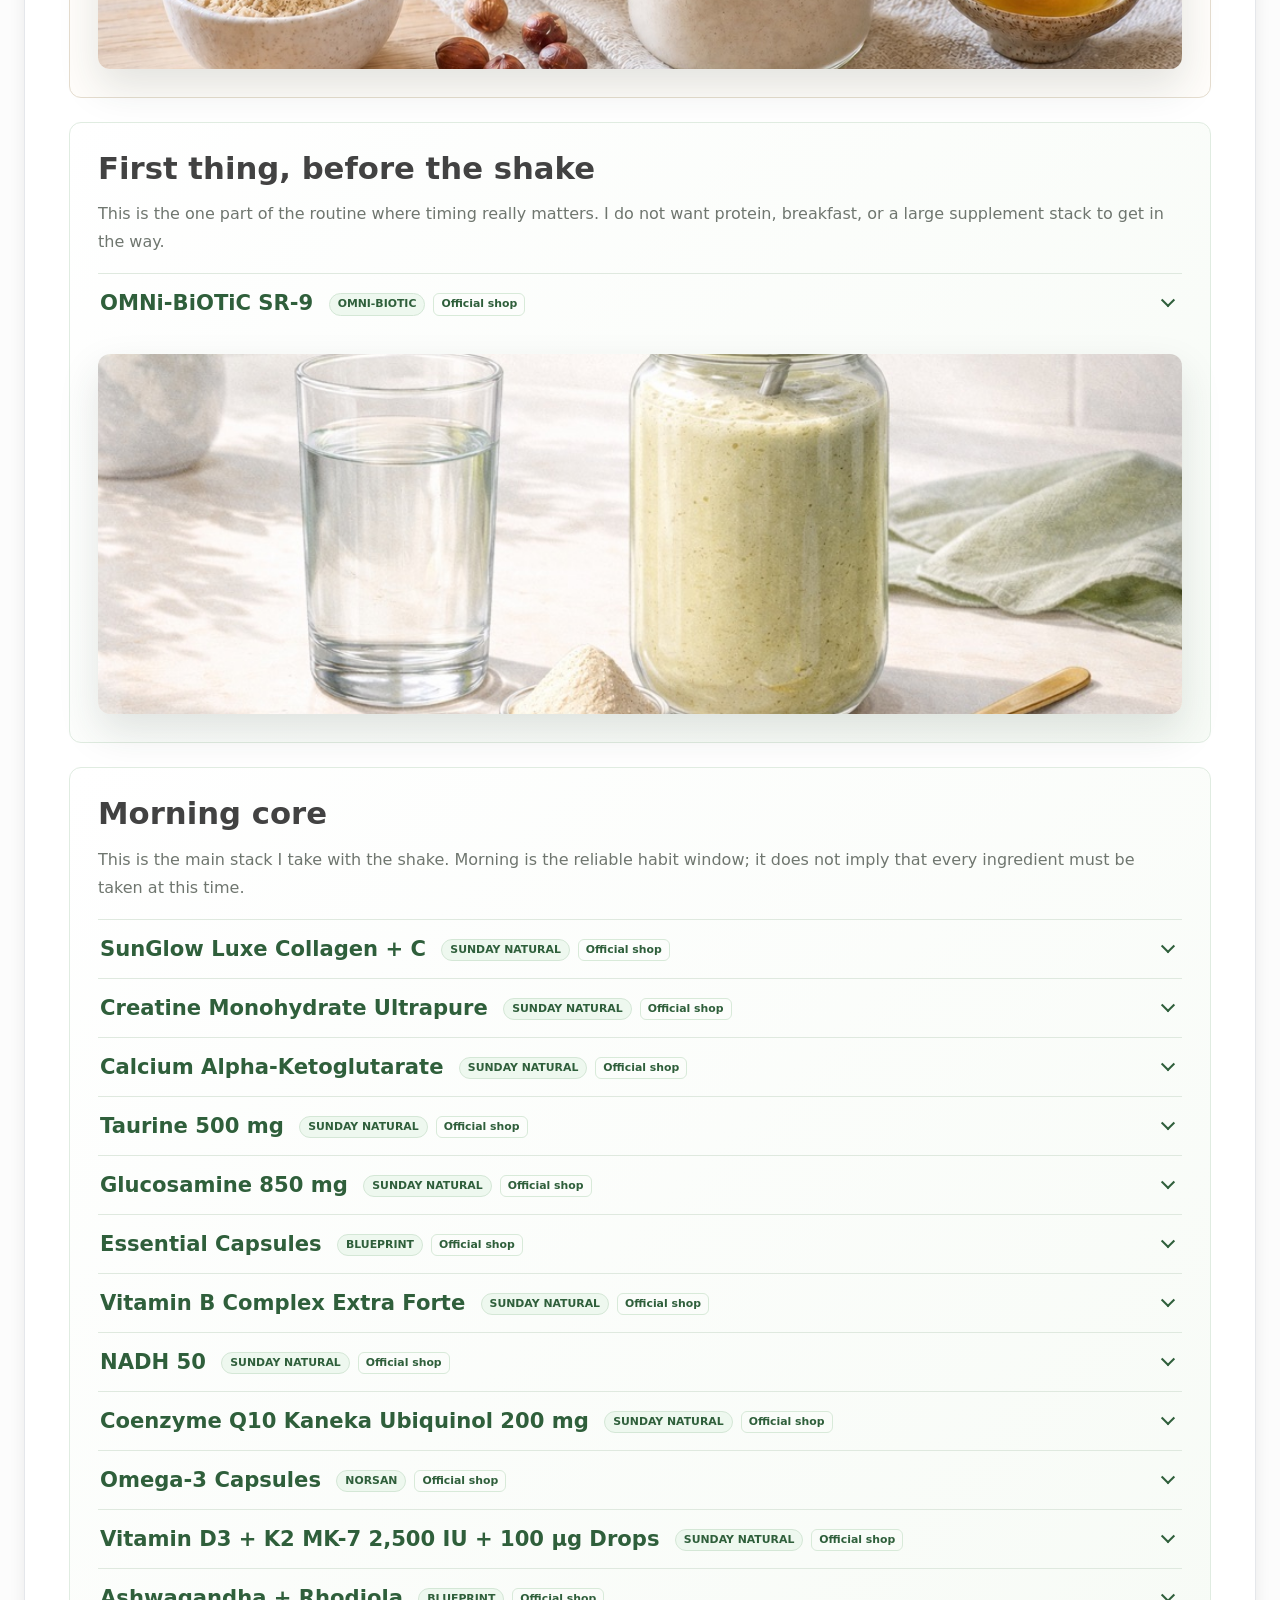
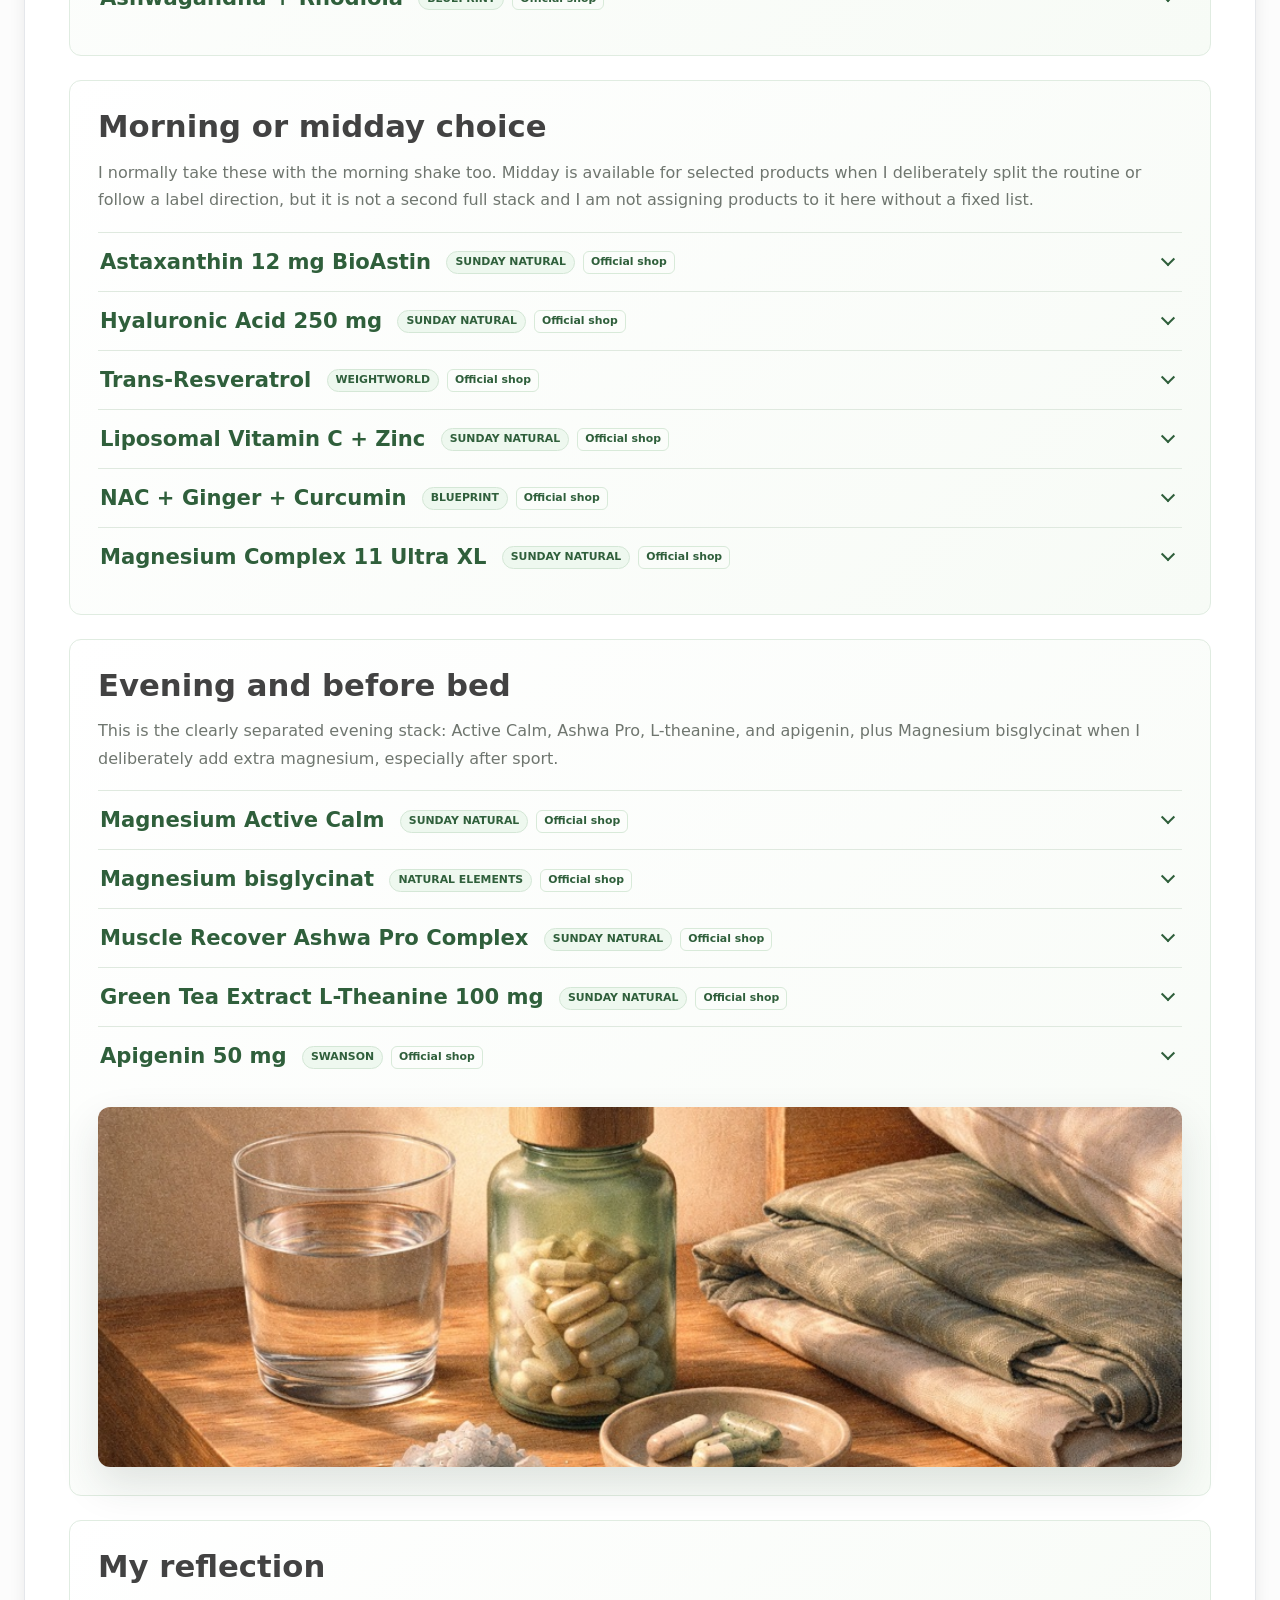
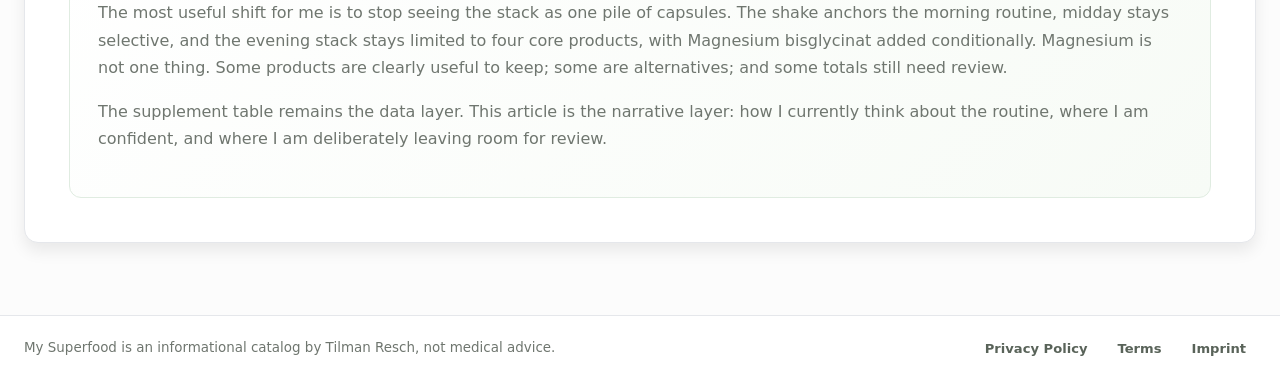
<file: supplement-blog.html>
<!doctype html>
<html lang="en">
  <head>
    <meta charset="utf-8">
    <meta name="viewport" content="width=device-width, initial-scale=1">
    <title>How I Organize My Supplement Stack - My Superfood</title>
    <meta name="description" content="Tilman Resch's personal supplement routine, morning shake, evening recovery stack, official product links, and researched overlap notes.">
    <meta name="robots" content="index, follow, max-image-preview:large, max-snippet:-1, max-video-preview:-1">
    <meta name="author" content="Tilman Resch">
    <meta name="theme-color" content="#4caf50">
    <link rel="canonical" href="https://my-superfood.com/supplement-blog">
    <meta property="og:site_name" content="My Superfood">
    <meta property="og:title" content="How I Organize My Supplement Stack - My Superfood">
    <meta property="og:description" content="A first-person, consultation-based overview of Tilman's current supplement stack by time of day.">
    <meta property="og:url" content="https://my-superfood.com/supplement-blog">
    <meta property="og:type" content="article">
    <meta property="og:image" content="https://my-superfood.com/assets/images/blog/supplement-protocol-hero.jpg">
    <meta property="og:image:alt" content="Generated editorial image of a calm supplement protocol setup with a shake, water, olive oil, and supplement capsules">
    <meta name="twitter:card" content="summary">
    <meta name="twitter:title" content="How I Organize My Supplement Stack - My Superfood">
    <meta name="twitter:description" content="A first-person, consultation-based overview of Tilman's supplement protocol.">
    <meta name="twitter:image" content="https://my-superfood.com/assets/images/blog/supplement-protocol-hero.jpg">
    <link rel="icon" type="image/png" sizes="512x512" href="/assets/images/my-superfood-icon-512.png">
    <link rel="apple-touch-icon" sizes="180x180" href="/assets/images/my-superfood-icon.png">
    <link rel="stylesheet" href="styles.css">
    <link rel="sitemap" type="application/xml" href="/sitemap.xml">
    <link rel="alternate" type="text/plain" title="LLMs and AI search guidance" href="/llms.txt">
    <link rel="alternate" type="application/json" title="My Superfood site entities" href="/data/site-entities.json">
    <link rel="alternate" type="application/json" title="Supplement catalog seed data" href="/data/supplement-catalog.seed.json">
    <script type="application/ld+json">
      {
        "@context": "https://schema.org",
        "@type": "BlogPosting",
        "headline": "How I Organize My Supplement Stack",
        "description": "A first-person, consultation-based reflection on Tilman Resch's supplement protocol, organized by time of day.",
        "url": "https://my-superfood.com/supplement-blog",
        "datePublished": "2026-05-24",
        "dateModified": "2026-08-23",
        "image": "https://my-superfood.com/assets/images/blog/supplement-protocol-hero.jpg",
        "author": {
          "@type": "Person",
          "name": "Tilman Resch"
        },
        "publisher": {
          "@type": "Person",
          "name": "Tilman Resch"
        },
        "isPartOf": {
          "@type": "WebSite",
          "name": "My Superfood",
          "url": "https://my-superfood.com/"
        },
        "about": [
          "supplement protocol",
          "magnesium",
          "vitamin B complex",
          "coenzyme Q10",
          "NADH",
          "omega-3",
          "collagen",
          "not medical advice"
        ]
      }
    </script>
    <script type="application/ld+json">
      {
        "@context": "https://schema.org",
        "@type": "BreadcrumbList",
        "itemListElement": [
          {
            "@type": "ListItem",
            "position": 1,
            "name": "My Superfood",
            "item": "https://my-superfood.com/"
          },
          {
            "@type": "ListItem",
            "position": 2,
            "name": "Supplements",
            "item": "https://my-superfood.com/supplements"
          },
          {
            "@type": "ListItem",
            "position": 3,
            "name": "Supplement blog",
            "item": "https://my-superfood.com/supplement-blog"
          }
        ]
      }
    </script>
  </head>
  <body data-page="supplement-blog">
    <header class="site-header">
      <a class="brand" href="/"><img class="brand-mark" src="/assets/images/my-superfood-icon.png" alt="" aria-hidden="true"><span>My Superfood</span></a>
      <button class="menu-toggle" type="button" aria-label="Open menu" aria-expanded="false" aria-controls="primary-nav"><span></span><span></span><span></span></button>
      <nav class="nav" id="primary-nav" aria-label="Primary navigation">
        <a href="/foods">Foods</a>
        <a class="active" href="/supplements">Supplements</a>
        <a href="/recipes">Recipes</a>
        <a href="/lists">Lists</a>
        <a href="/luminaos">LuminaOS</a>
      </nav>
    </header>
    <section class="secondary-header supplements-header" data-secondary-header aria-label="Supplement section navigation">
      <div class="secondary-header-inner">
        <div class="secondary-header-copy">
          <span class="secondary-header-title">Supplements and Supplement-Kits</span>
        </div>
        <nav class="secondary-header-switcher" aria-label="Supplement views">
          <a href="/supplements">Overview</a>
          <a href="/supplement-directory">Directory</a>
          <a href="/supplement-blog" aria-current="page">Blog by Tilman</a>
        </nav>
      </div>
    </section>
    <nav class="blog-section-nav" data-blog-section-nav aria-label="Article sections">
      <a href="#section-morning" aria-label="Morning" aria-current="location">
        <svg aria-hidden="true" focusable="false" viewBox="0 0 24 24"><path d="M12 2v8M4.93 10.93l1.41 1.41M2 18h2M20 18h2M19.07 10.93l-1.41 1.41M22 22H2M16 18a4 4 0 0 0-8 0"/></svg>
        <span class="blog-section-nav-label">Morning</span>
      </a>
      <a href="#section-daytime" aria-label="Daytime">
        <svg aria-hidden="true" focusable="false" viewBox="0 0 24 24"><circle cx="12" cy="12" r="4"/><path d="M12 2v2M12 20v2M4.93 4.93l1.42 1.42M17.66 17.66l1.41 1.41M2 12h2M20 12h2M6.34 17.66l-1.41 1.41M19.07 4.93l-1.41 1.42"/></svg>
        <span class="blog-section-nav-label">Daytime</span>
      </a>
      <a href="#section-evening" aria-label="Evening">
        <svg aria-hidden="true" focusable="false" viewBox="0 0 24 24"><path d="M12 3a6 6 0 0 0 9 9 9 9 0 1 1-9-9Z"/></svg>
        <span class="blog-section-nav-label">Evening</span>
      </a>
    </nav>
    <main class="page-shell article-shell">
      <article class="blog-article">
        <p class="article-disclaimer">This is my personal educational catalog note, not medical advice, diagnosis, treatment, or a dosing recommendation for other people. I keep uncertain points visible instead of pretending the protocol is more settled than it is.</p>

        <figure class="blog-hero-figure">
          <img src="/assets/images/blog/supplement-protocol-hero.jpg" alt="Generated editorial image of a daily supplement routine with water, a shake, olive oil, and supplement capsules">
          <span class="blog-hero-date">Updated August 23, 2026</span>
          <figcaption class="blog-hero-title"><h1>How I organize my supplement stack</h1></figcaption>
        </figure>
        <p class="article-intro">This article combines my current routine with product-label research and notes from a professional nutrition consultation. I take most of my supplements together in the morning because that is the most reliable routine for me. The probiotic is a separate morning-only first step, while the SunGlow collagen capsules follow their meal-based label. The main stack follows with my vegan shake. Midday is selective rather than a second full stack. The evening routine is clearly smaller: Active Calm, Ashwa Pro, L-theanine, and apigenin, with Magnesium bisglycinat as the conditional additional option.</p>

        <section class="blog-section-card shake-card" id="section-morning">
          <p class="eyebrow">Morning anchor</p>
          <h2><a class="blog-heading-anchor" href="#section-morning">My vegan morning shake</a></h2>
          <p>I grind <a href="https://www.amazon.de/dp/B081LKXBPT" target="_blank" rel="noopener noreferrer">Volksshake Organic Vegan Protein (Natural)</a> with almonds, walnuts, hemp seeds, and linseeds, then blend everything with one tablespoon of olive oil. The result is a creamy, nutty shake that makes the morning stack a consistent meal-based ritual.</p>
          <p>The protein powder contains organic pea, pumpkin, rice, hemp, almond, sunflower, fava bean, chia-seed, and linseed proteins, together with Ceylon cinnamon and guar gum.</p>
          <ul class="shake-ingredient-list">
            <li><a href="https://www.amazon.de/dp/B081LKXBPT" target="_blank" rel="noopener noreferrer">Volksshake Organic Vegan Protein (Natural)</a></li>
            <li>Almonds and walnuts</li>
            <li>Hemp seeds and linseeds</li>
            <li>1 tablespoon of olive oil</li>
          </ul>
          <p>The olive oil provides dietary fat alongside the meal, which is relevant for fat-soluble products. I do not treat the shake as a guarantee that every supplement is absorbed better; product directions and individual tolerance still matter.</p>
          <figure class="blog-inline-image shake-image">
            <img src="/assets/images/blog/morning-protein-shake.jpg" alt="Creamy vegan morning shake with protein powder, nuts, seeds, and olive oil on a light wood table">
          </figure>
        </section>

        <section class="blog-section-card" id="section-before-shake">
          <h2><a class="blog-heading-anchor" href="#section-before-shake">First thing, before the shake</a></h2>
          <p>This is the one part of the routine where timing really matters. I do not want protein, breakfast, or a large supplement stack to get in the way.</p>

          <h3><a href="/supplements#product-omni-biotic-sr9">OMNi-BiOTiC SR-9</a> <span class="brand-pill">OMNi-BiOTiC</span></h3>
          <p class="dose-line"><strong>When and how much:</strong> I take it only in the morning, preferably on an empty stomach. The official directions allow one sachet one to two times daily; my personal number of sachets remains open.</p>
          <p>I selected this nine-strain probiotic in the nerves-and-psyche direction discussed during the consultation. One 3 g sachet provides at least 7.5 billion viable bacteria. I keep the product choice explicit without turning the label range into a fixed personal recommendation.</p>
          <figure class="blog-inline-image blog-section-image">
            <img src="/assets/images/blog/morning-supplement-routine.jpg" alt="Generated editorial image of a morning supplement routine with a shake, water, olive oil, and capsules">
          </figure>
        </section>

        <section class="blog-section-card" id="section-morning-core">
          <h2><a class="blog-heading-anchor" href="#section-morning-core">Morning core</a></h2>
          <p>This is the main stack I take with the shake. Morning is the reliable habit window; it does not imply that every ingredient must be taken at this time.</p>

          <h3><a href="/supplements#product-sunday-sunglow-luxe-collagen-c">SunGlow Luxe Collagen + C</a> <span class="brand-pill">Sunday Natural</span></h3>
          <p class="dose-line"><strong>When and how much:</strong> The label lists five capsules spread across the day with meals and water.</p>
          <p>This replaces Blueprint Collagen Peptides in my current stack. It is not compositionally identical: SunGlow provides 2 g of bovine type I and III collagen hydrolysate plus 100 mg vitamin C, without the former product's type II cartilage ingredients.</p>

          <h3><a href="/supplements#product-sunday-creatine-monohydrate-ultrapure">Creatine Monohydrate Ultrapure</a> <span class="brand-pill">Sunday Natural</span></h3>
          <p class="dose-line"><strong>When and how much:</strong> One level scoop provides 3.4 g creatine monohydrate and 3.0 g creatine.</p>
          <p>This is the standalone creatine route replacing the smaller creatine contribution from Longevity Mix.</p>

          <h3><a href="/supplements#product-sunday-calcium-alpha-ketoglutarate-500">Calcium Alpha-Ketoglutarate</a> <span class="brand-pill">Sunday Natural</span></h3>
          <p class="dose-line"><strong>When and how much:</strong> The label lists two capsules with 1,000 mg CaAKG.</p>
          <p>This replaces the CaAKG contribution from Longevity Mix, but at a different amount.</p>

          <h3><a href="/supplements#product-sunday-taurine-500">Taurine 500 mg</a> <span class="brand-pill">Sunday Natural</span></h3>
          <p class="dose-line"><strong>When and how much:</strong> The label allows one to two 500 mg capsules before food.</p>
          <p>This is the standalone taurine route. At the upper label serving it remains below the 1,500 mg previously supplied by Longevity Mix.</p>

          <h3><a href="/supplements#product-sunday-glucosamine-850">Glucosamine 850 mg</a> <span class="brand-pill">Sunday Natural</span></h3>
          <p class="dose-line"><strong>When and how much:</strong> One capsule with a meal and water.</p>
          <p>This fermentation-derived vegan product replaces the glucosamine contribution from Longevity Mix.</p>

          <h3><a href="/supplements#product-blueprint-essential-capsules">Essential Capsules</a> <span class="brand-pill">Blueprint</span></h3>
          <p class="dose-line"><strong>When and how much:</strong> Morning, using the product's serving context from the table.</p>
          <p>I keep these, but I want to understand what they actually add. The consultation notes mention D3, vitamin E, small B-vitamin amounts, zinc, selenium, manganese, broccoli seed extract, ubiquinol/Q10, spermidine, lithium orotate, and Lactobacillus acidophilus. The B-vitamin amounts are tiny compared with the separate B complex, so I do not treat this as my main B-vitamin product.</p>

          <h3><a href="/supplements#product-sunday-vitamin-b-complex-extra-forte">Vitamin B Complex Extra Forte</a> <span class="brand-pill">Sunday Natural</span></h3>
          <p class="dose-line"><strong>When and how much:</strong> One in the morning.</p>
          <p>This one belongs early for me. The consultation connected high-dose, water-soluble B vitamins with cell metabolism, nerves, folate, B12, and homocysteine context. I also took away a practical point: B vitamins in the evening can affect sleep or dreams for some people, so I do not make this a bedtime supplement.</p>

          <h3><a href="/supplements#product-sunday-nadh-50-d-ribose-galactose">NADH 50</a> <span class="brand-pill">Sunday Natural</span></h3>
          <p class="dose-line"><strong>When and how much:</strong> One per day in the morning.</p>
          <p>I place NADH next to Q10 in my head. The consultation described both around energy generation and the respiratory chain, just at different points. NAD/NADH also came up together with B3/niacin and cell metabolism, so this fits well into the morning energy cluster.</p>

          <h3><a href="/supplements#product-sunday-coenzyme-q10-kaneka-ubiquinol-200">Coenzyme Q10 Kaneka Ubiquinol 200 mg</a> <span class="brand-pill">Sunday Natural</span></h3>
          <p class="dose-line"><strong>When and how much:</strong> One 200 mg ubiquinol tablet in the morning.</p>
          <p>I take this as an active-form Q10 product. The consultation connected it with cellular energy, mental clarity, mitochondria, and the respiratory chain. The simple version for me: this belongs earlier in the day, not in the evening.</p>

          <h3><a href="/supplements#product-norsan-omega-3-capsules">Omega-3 Capsules</a> <span class="brand-pill">NORSAN</span></h3>
          <p class="dose-line"><strong>When and how much:</strong> Morning with the shake. The official label serving is four capsules with or after a meal, providing 1,500 mg total omega-3.</p>
          <p>The NORSAN fish-oil capsules are my new default. I also have an <a href="/supplements#product-sunday-vegan-omega-3-epa-focus">EPA-focused Sunday Natural algae softgel</a> and a <a href="/supplements#product-sunday-vegan-omega-3-dha-focus">DHA-focused Sunday Natural algae softgel</a> in the mix. I treat these as a rotation, not as an instruction to combine every full label serving. NORSAN liquid oil and Blueprint algae omega-3 remain cataloged, non-default alternatives.</p>

          <h3><a href="/supplements#product-sunday-vitamin-d3-k2-mk7-2500-iu-100mcg">Vitamin D3 + K2 MK-7 2,500 IU + 100 µg Drops</a> <span class="brand-pill">Sunday Natural</span></h3>
          <p class="dose-line"><strong>When and how much:</strong> The official label says one drop every third day with a meal.</p>
          <p>This is my selected standalone D3/K2 route and replaces both the 20,000 IU tablets and the Altapharma drops. I keep the total amount visible because Essential Capsules also contribute vitamin D.</p>

          <h3><a href="/supplements#product-blueprint-ashwagandha-rhodiola">Ashwagandha + Rhodiola</a> <span class="brand-pill">Blueprint</span></h3>
          <p class="dose-line"><strong>When and how much:</strong> Morning if I use it.</p>
          <p>I see this as less essential if Ashwa Pro is already in the routine, because the ashwagandha amount is much lower than two capsules of Ashwa Pro. The more interesting part may be rhodiola, which was described as an adaptogen for everyday stress adaptation. The consultation notes even suggested that a stronger separate rhodiola product from Sunday Natural might be cleaner later.</p>
        </section>

        <section class="blog-section-card" id="section-daytime">
          <h2><a class="blog-heading-anchor" href="#section-daytime">Morning or midday choice</a></h2>
          <p>I normally take these with the morning shake too. Midday is available for selected products when I deliberately split the routine or follow a label direction, but it is not a second full stack and I am not assigning products to it here without a fixed list.</p>

          <h3><a href="/supplements#product-sunday-astaxanthin-12-bioastin">Astaxanthin 12 mg BioAstin</a> <span class="brand-pill">Sunday Natural</span></h3>
          <p class="dose-line"><strong>When and how much:</strong> The official label says one capsule every other day with a meal. I place it in the morning routine when it is the chosen astaxanthin source.</p>
          <p>I take the fat point seriously here. The consultation note was that an oil capsule alone may not be enough, so my morning shake plus olive oil is a good fit. The dose was described as high, and astaxanthin was explained as antioxidative in both water and oil phases.</p>

          <h3><a href="/supplements#product-sunday-hyaluronic-acid-250-high-dose">Hyaluronic Acid 250 mg</a> <span class="brand-pill">Sunday Natural</span></h3>
          <p class="dose-line"><strong>When and how much:</strong> One per day, morning or midday.</p>
          <p>I use this as a tissue and hydration support item. The consultation described hyaluronic acid as a water-binding structure, a natural moisture factor, and something relevant for skin, tissue stability, cartilage, and joint fluid. This product is also vegan and fermentation-derived, which matters to me.</p>

          <h3><a href="/supplements#product-weightworld-trans-resveratrol-510-red-wine-polyphenols">Trans-Resveratrol</a> <span class="brand-pill">WeightWorld</span></h3>
          <p class="dose-line"><strong>When and how much:</strong> One per day, morning or midday, with food.</p>
          <p>I place resveratrol in the antioxidant and polyphenol area. The consultation described it as antioxidative and connected polyphenols with immune support. I still keep a caveat here because the product/source was described as a little ambiguous, so I do not want to overstate certainty.</p>

          <h3><a href="/supplements#product-sunday-liposomal-vitamin-c-zinc">Liposomal Vitamin C + Zinc</a> <span class="brand-pill">Sunday Natural</span></h3>
          <p class="dose-line"><strong>When and how much:</strong> Most likely morning or daytime. The notes mention 1000 for vitamin C and 25 mg zinc, but the exact unit context was not fully settled in the transcript.</p>
          <p>I connect this mostly with collagen and immune context. The consultation also looked at total zinc because Essential Capsules add zinc too; around 35 mg total was discussed as still okay. I keep this useful but not over-finalized.</p>

          <h3><a href="/supplements#product-blueprint-nac-ginger-curcumin">NAC + Ginger + Curcumin</a> <span class="brand-pill">Blueprint</span></h3>
          <p class="dose-line"><strong>When and how much:</strong> Daytime. The exact dose was left open in the consultation, while the catalog lists the product's label amounts.</p>
          <p>I keep this as an immune and inflammation-context product. Curcumin and ginger were discussed as useful immune-support ingredients, and NAC was described as an immune booster and mucus-loosening ingredient. The concrete practical point I remember: drink enough water with NAC.</p>

          <h3><a href="/supplements#product-sunday-magnesium-complex-11-ultra-xl">Magnesium Complex 11 Ultra XL</a> <span class="brand-pill">Sunday Natural</span></h3>
          <p class="dose-line"><strong>When and how much:</strong> Daytime only if deliberately used; this is not part of the current evening set.</p>
          <p>This is the broader magnesium complex, but it sits in the overlap review rather than as another automatic daily magnesium product.</p>
        </section>

        <section class="blog-section-card" id="section-evening">
          <h2><a class="blog-heading-anchor" href="#section-evening">Evening and before bed</a></h2>
          <p>This is the clearly separated evening stack: Active Calm, Ashwa Pro, L-theanine, and apigenin, plus Magnesium bisglycinat when I deliberately add extra magnesium, especially after sport.</p>

          <h3><a href="/supplements#product-sunday-magnesium-active-calm">Magnesium Active Calm</a> <span class="brand-pill">Sunday Natural</span></h3>
          <p class="dose-line"><strong>When and how much:</strong> Two to three capsules in the evening.</p>
          <p>This is the main calming magnesium product in the evening routine.</p>

          <h3><a href="/supplements#product-natural-elements-magnesium-bisglycinat">Magnesium bisglycinat</a> <span class="brand-pill">natural elements</span></h3>
          <p class="dose-line"><strong>When and how much:</strong> Evening, as the conditional extra magnesium option, especially after sport.</p>
          <p>I keep this linked separately from Active Calm so the additional magnesium source remains visible rather than being treated as an automatic part of every evening.</p>

          <h3><a href="/supplements#product-sunday-muscle-recover-ashwa-pro-complex">Muscle Recover Ashwa Pro Complex</a> <span class="brand-pill">Sunday Natural</span></h3>
          <p class="dose-line"><strong>When and how much:</strong> One to two capsules in the evening.</p>
          <p>This product sits between recovery and sleep for me. Ashwagandha was discussed around stress and cortisol, especially after sport. The conversation also touched on testosterone/cortisol dynamics and saffron in a mood and hormone-context way. I keep that as consultation context, not as a diagnosis.</p>

          <h3><a href="/supplements#product-sunday-green-tea-extract-l-theanine-100mg">Green Tea Extract L-Theanine 100 mg</a> <span class="brand-pill">Sunday Natural</span></h3>
          <p class="dose-line"><strong>When and how much:</strong> Evening, two 100 mg capsules for 200 mg L-theanine total per day.</p>
          <p>I use plant-derived L-theanine from gently decaffeinated green-tea extract as the simple calming item. The consultation described L-theanine briefly as relaxing or tiring, so I keep the explanation equally focused.</p>

          <h3><a href="/supplements#product-swanson-apigenin-50mg-90-caps">Apigenin 50 mg</a> <span class="brand-pill">Swanson</span></h3>
          <p class="dose-line"><strong>When and how much:</strong> Evening, one 50 mg capsule according to the product table.</p>
          <p>I keep apigenin in the calm-evening cluster. The detailed consultation notes focus more on L-theanine and magnesium, so for apigenin I rely on the product table rather than adding a stronger narrative claim.</p>
          <figure class="blog-inline-image blog-section-image">
            <img src="/assets/images/blog/evening-recovery-routine.jpg" alt="Generated editorial image of a calm evening supplement routine on a bedside table">
          </figure>
        </section>

        <section class="blog-section-card" id="section-reflection">
          <h2><a class="blog-heading-anchor" href="#section-reflection">My reflection</a></h2>
          <p>The most useful shift for me is to stop seeing the stack as one pile of capsules. The shake anchors the morning routine, midday stays selective, and the evening stack stays limited to four core products, with Magnesium bisglycinat added conditionally. Magnesium is not one thing. Some products are clearly useful to keep; some are alternatives; and some totals still need review.</p>
          <p>The supplement table remains the data layer. This article is the narrative layer: how I currently think about the routine, where I am confident, and where I am deliberately leaving room for review.</p>
        </section>
      </article>
    </main>
    <footer class="site-footer">
      <p>My Superfood is an informational catalog by Tilman Resch, not medical advice.</p>
      <nav aria-label="Legal links">
        <a href="/privacy">Privacy Policy</a>
        <a href="/terms">Terms</a>
        <a href="/imprint">Imprint</a>
      </nav>
    </footer>
    <script type="module" src="script.js"></script>
  </body>
</html>
</file>
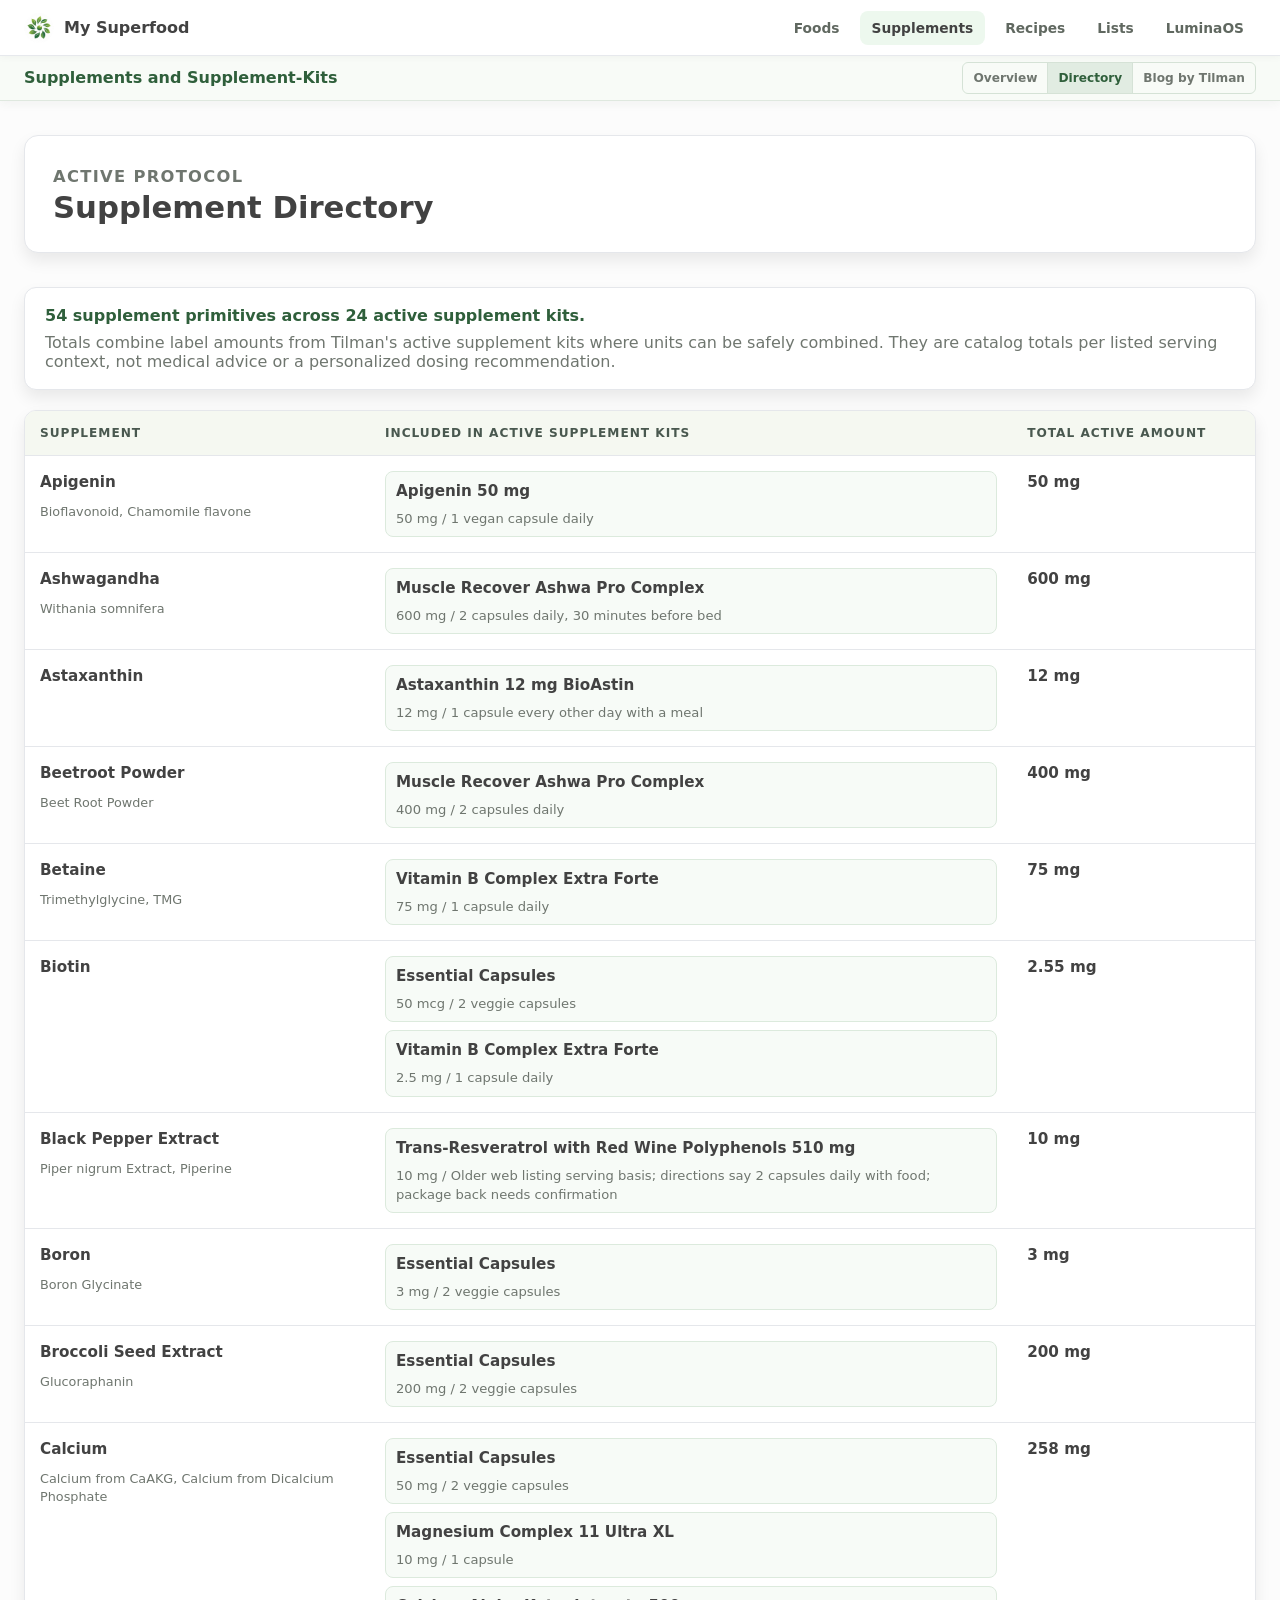
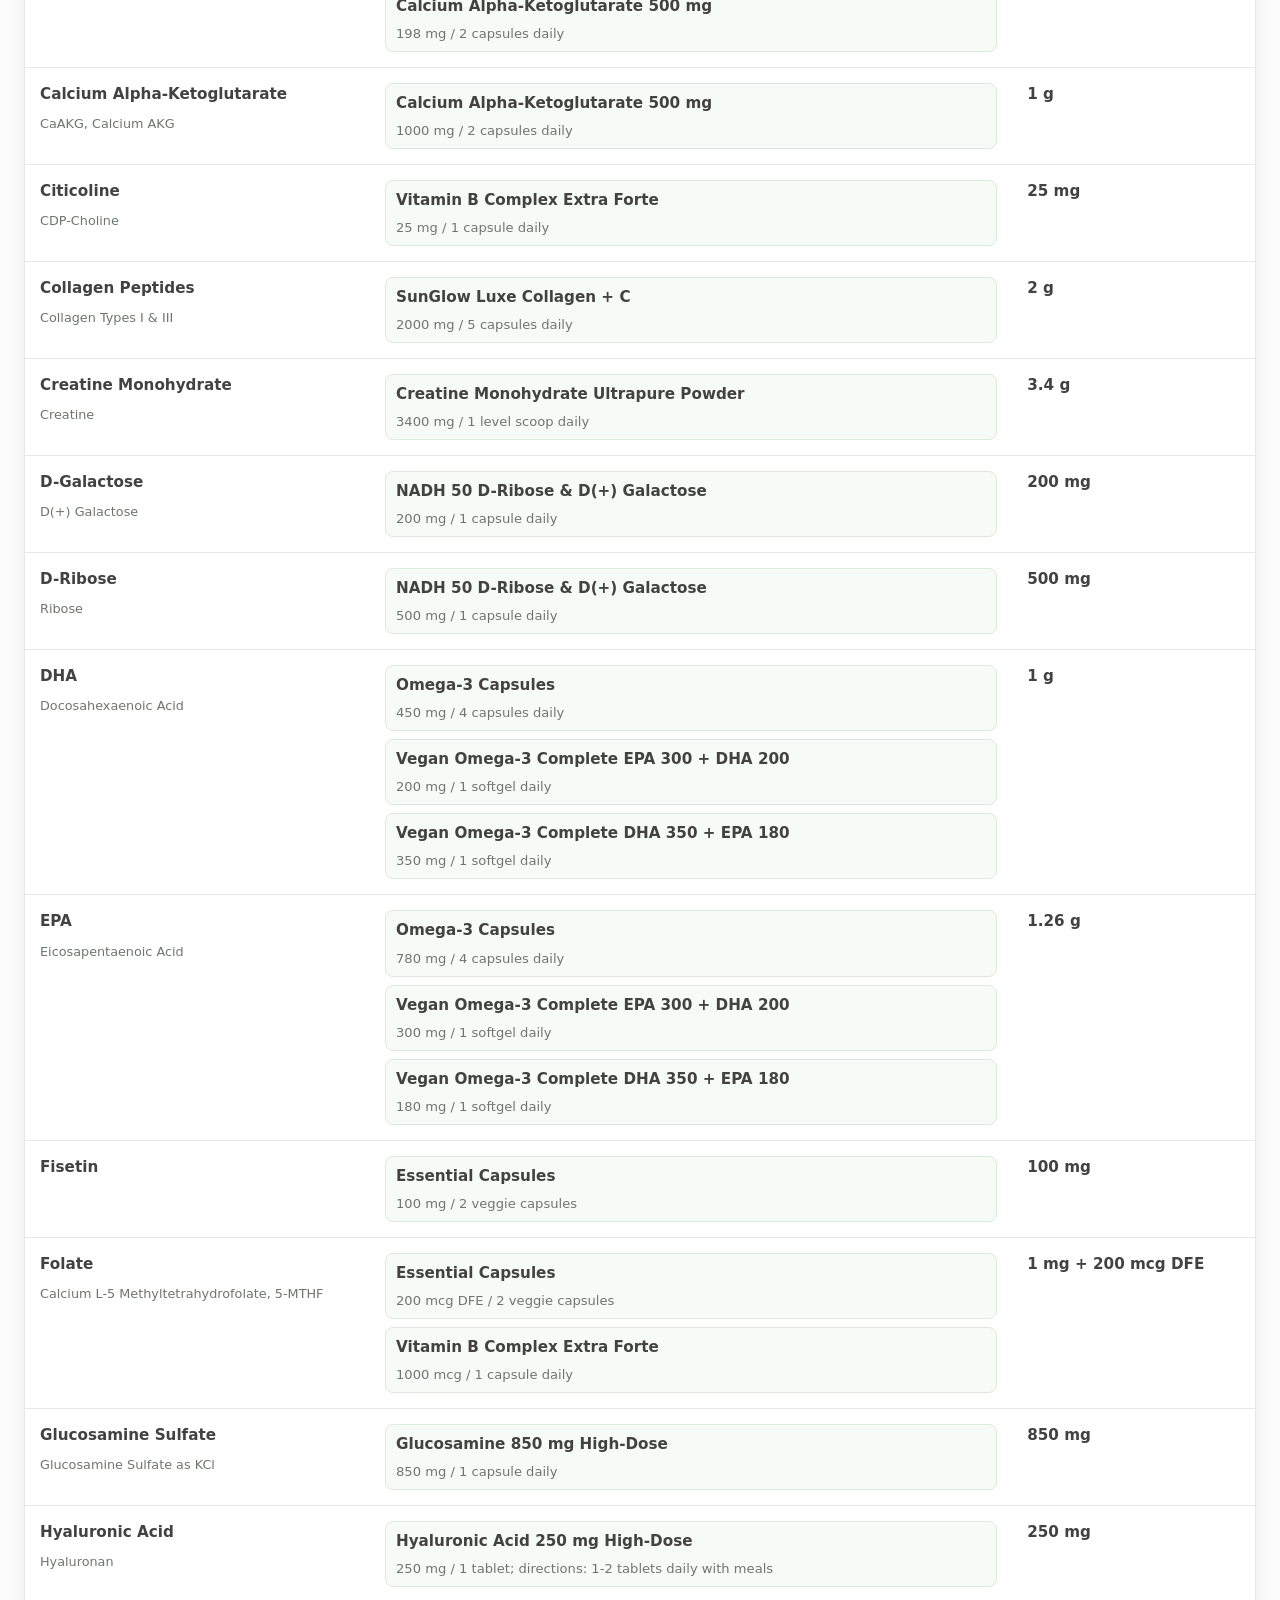
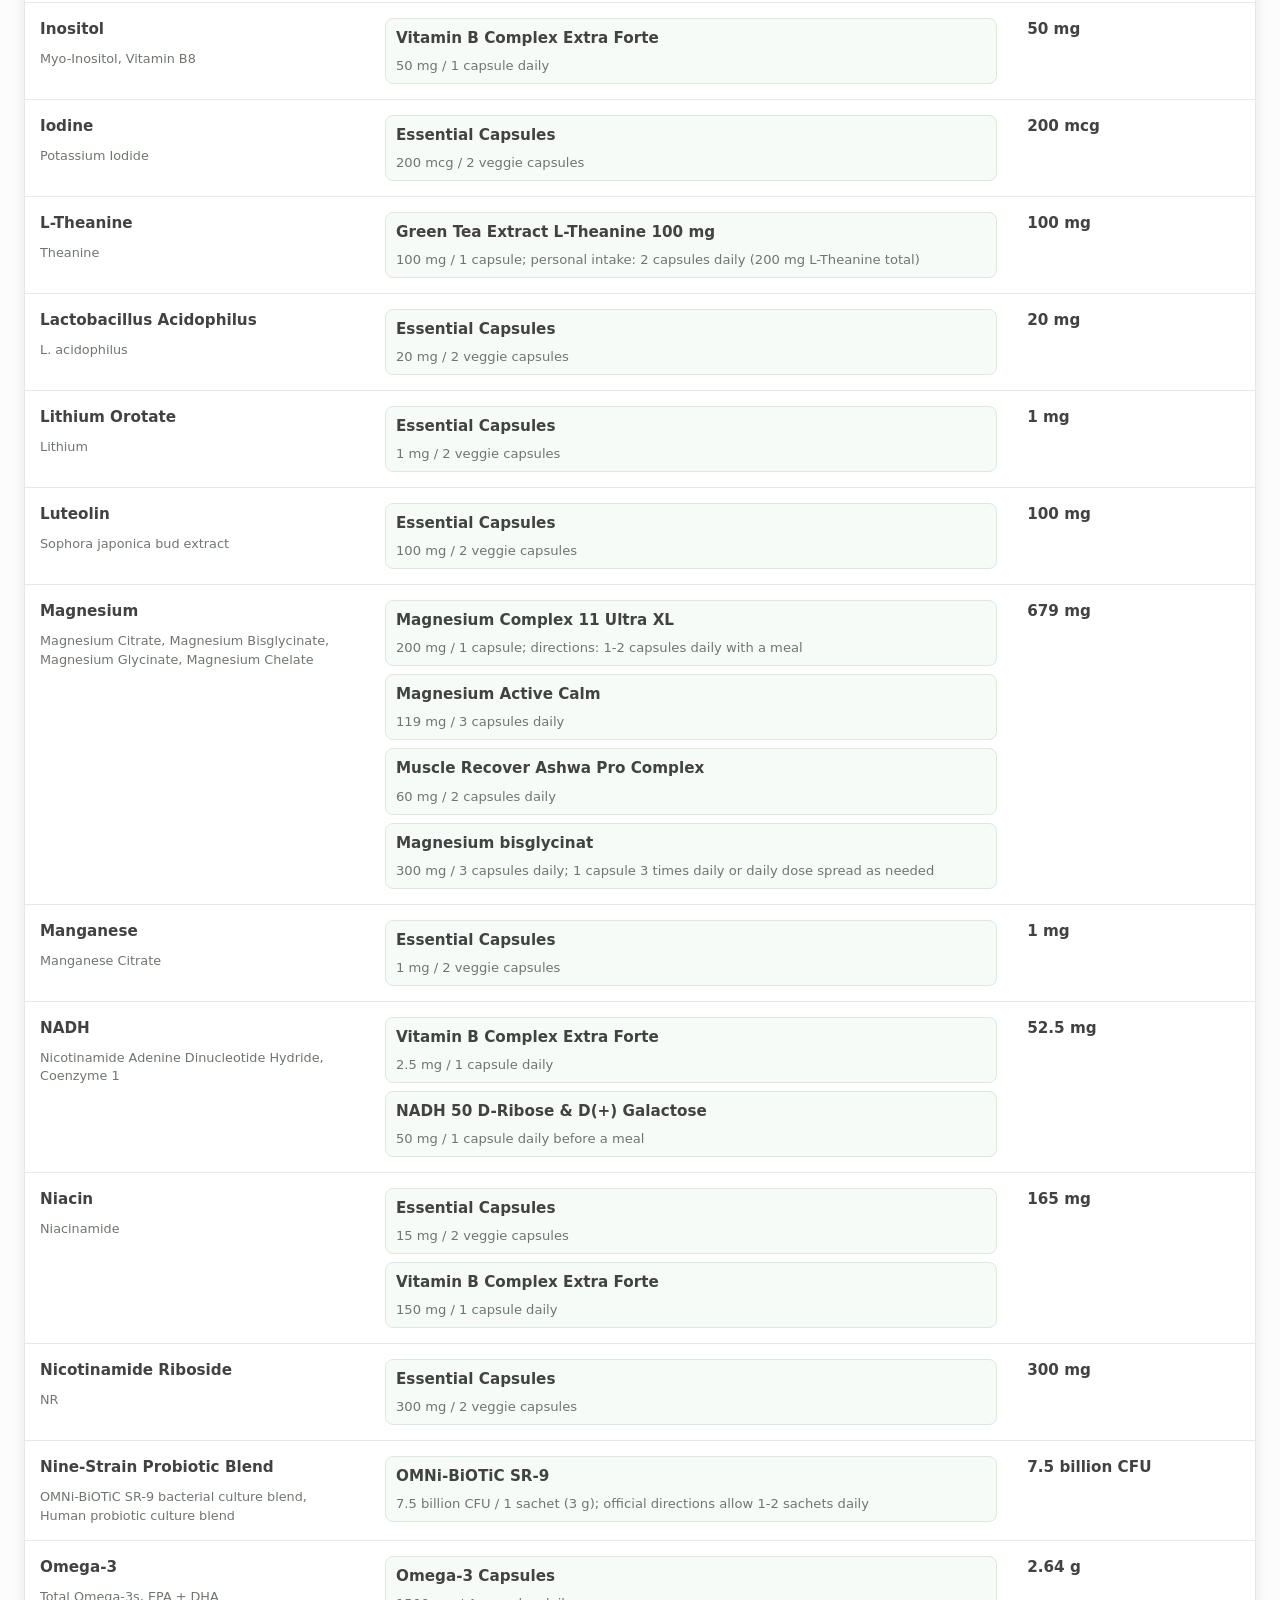
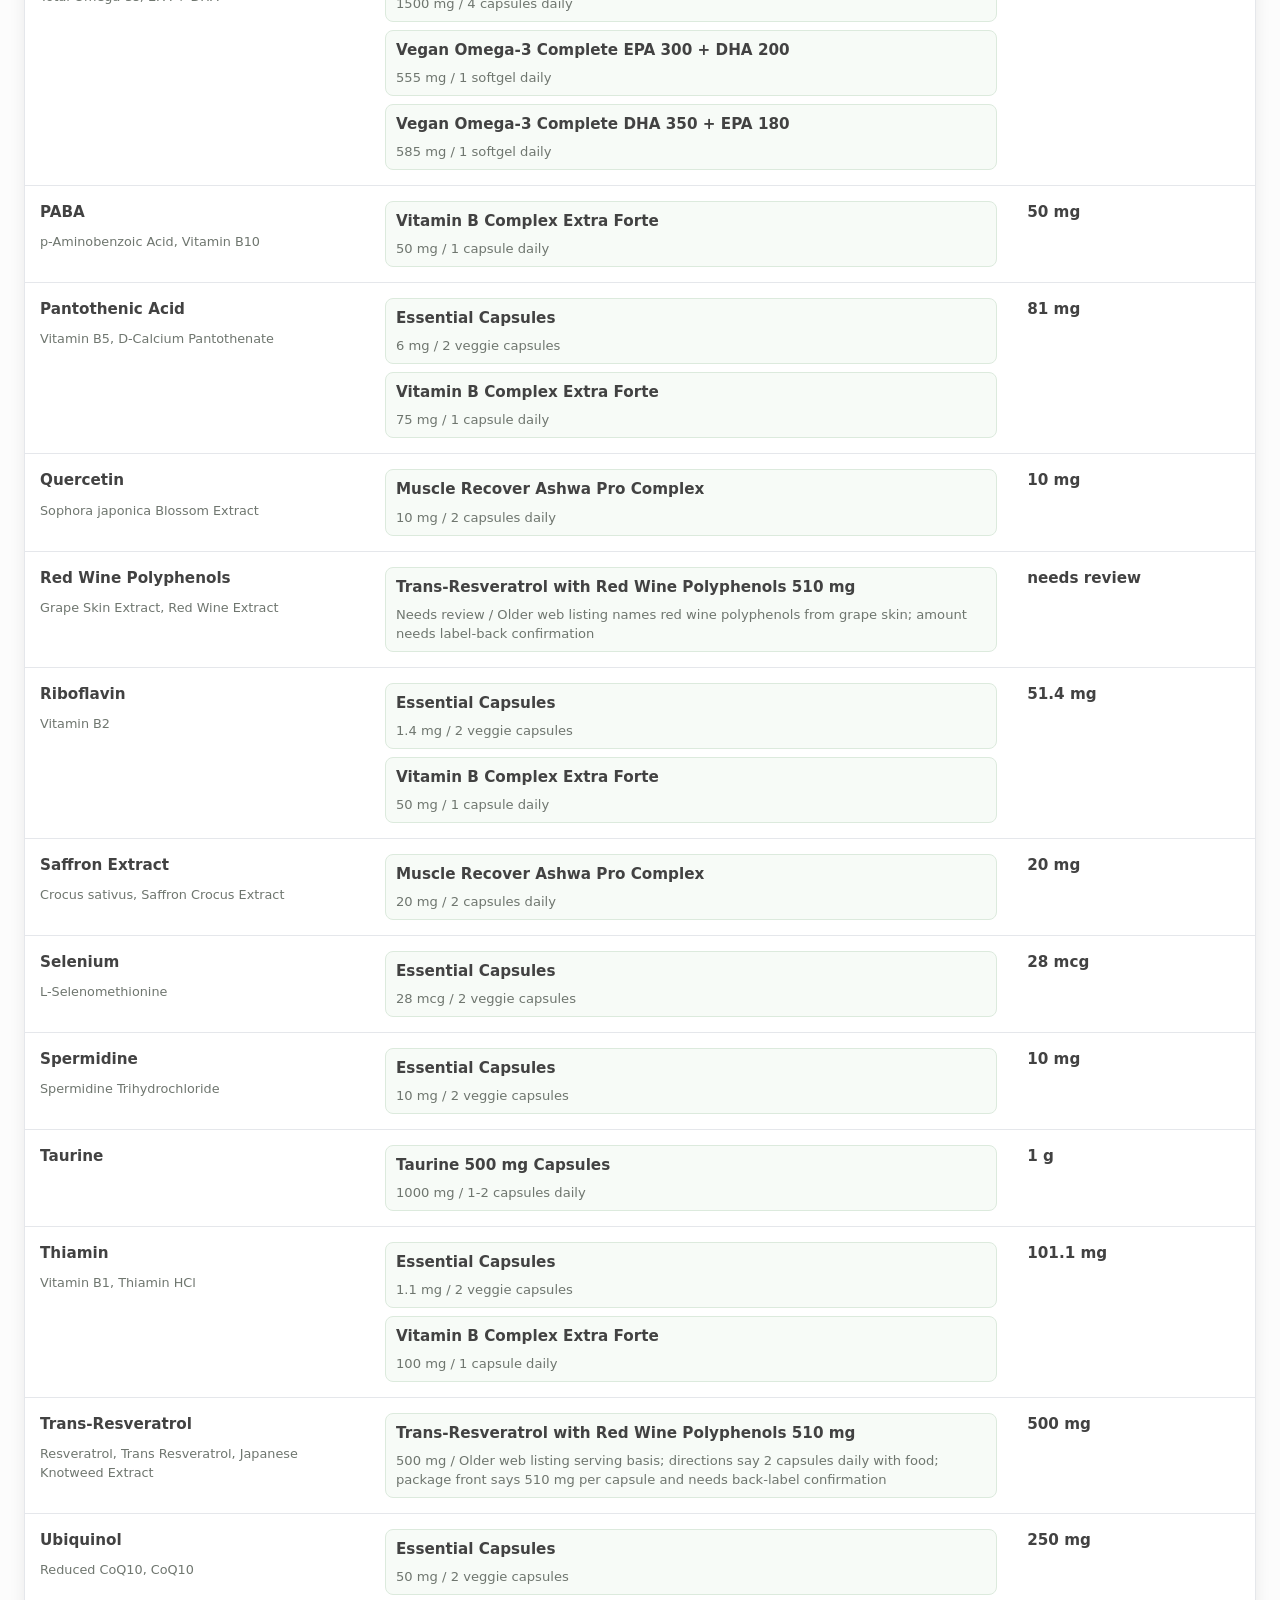
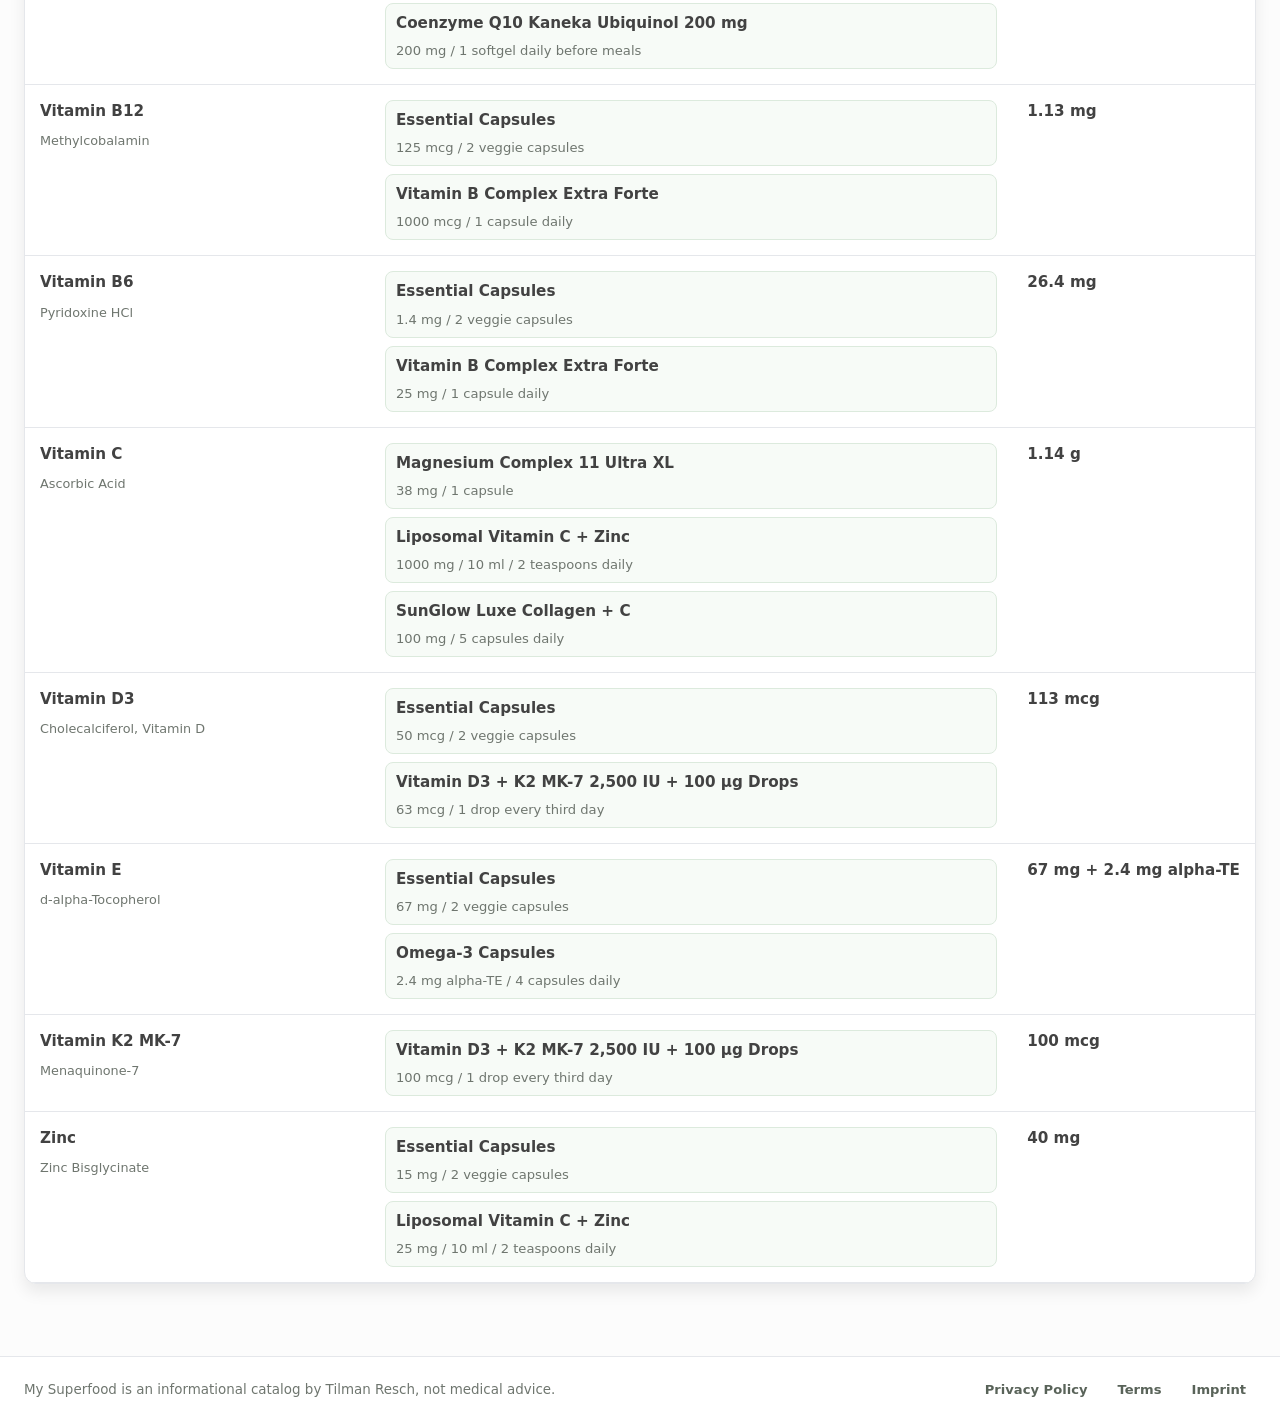
<file: supplement-directory.html>
<!doctype html>
<html lang="en">
  <head>
    <meta charset="utf-8">
    <meta name="viewport" content="width=device-width, initial-scale=1">
    <title>Supplement Directory - My Superfood</title>
    <meta name="description" content="A simple directory of the supplement primitives in Tilman's active supplement kits, including where each appears and the total active label amount.">
    <meta name="robots" content="index, follow, max-image-preview:large, max-snippet:-1, max-video-preview:-1">
    <meta name="author" content="Tilman Resch">
    <meta name="theme-color" content="#4caf50">
    <link rel="canonical" href="https://my-superfood.com/supplement-directory">
    <meta property="og:site_name" content="My Superfood">
    <meta property="og:title" content="Supplement Directory - My Superfood">
    <meta property="og:description" content="See which active supplement kits contain each supplement primitive and the combined label amount.">
    <meta property="og:url" content="https://my-superfood.com/supplement-directory">
    <meta property="og:type" content="website">
    <meta property="og:image" content="https://my-superfood.com/assets/images/my-superfood-icon-512.png">
    <meta property="og:image:alt" content="My Superfood leaf icon">
    <meta name="twitter:card" content="summary">
    <meta name="twitter:title" content="Supplement Directory - My Superfood">
    <meta name="twitter:description" content="Directory of supplement primitives in Tilman's active supplement kits.">
    <meta name="twitter:image" content="https://my-superfood.com/assets/images/my-superfood-icon-512.png">
    <link rel="icon" type="image/png" sizes="512x512" href="/assets/images/my-superfood-icon-512.png">
    <link rel="apple-touch-icon" sizes="180x180" href="/assets/images/my-superfood-icon.png">
    <link rel="stylesheet" href="styles.css">
    <link rel="sitemap" type="application/xml" href="/sitemap.xml">
    <link rel="alternate" type="text/plain" title="LLMs and AI search guidance" href="/llms.txt">
    <link rel="alternate" type="application/json" title="My Superfood site entities" href="/data/site-entities.json">
    <link rel="alternate" type="application/json" title="Supplement catalog seed data" href="/data/supplement-catalog.seed.json">
    <script type="application/ld+json">
      {
        "@context": "https://schema.org",
        "@type": "CollectionPage",
        "name": "Supplement Directory",
        "url": "https://my-superfood.com/supplement-directory",
        "description": "A simple table that shows the supplement primitives in Tilman Resch's active supplement kits, where each appears, and the combined active label amount.",
        "isPartOf": {
          "@type": "WebSite",
          "name": "My Superfood",
          "url": "https://my-superfood.com/"
        },
        "publisher": {
          "@type": "Person",
          "name": "Tilman Resch"
        },
        "about": [
          "supplement directory",
          "supplement primitives",
          "supplement kits",
          "not medical advice"
        ]
      }
    </script>
    <script type="application/ld+json">
      {
        "@context": "https://schema.org",
        "@type": "BreadcrumbList",
        "itemListElement": [
          {
            "@type": "ListItem",
            "position": 1,
            "name": "My Superfood",
            "item": "https://my-superfood.com/"
          },
          {
            "@type": "ListItem",
            "position": 2,
            "name": "Supplements",
            "item": "https://my-superfood.com/supplements"
          },
          {
            "@type": "ListItem",
            "position": 3,
            "name": "Supplement Directory",
            "item": "https://my-superfood.com/supplement-directory"
          }
        ]
      }
    </script>
  </head>
  <body data-page="supplement-directory">
    <header class="site-header">
      <a class="brand" href="/"><img class="brand-mark" src="/assets/images/my-superfood-icon.png" alt="" aria-hidden="true"><span>My Superfood</span></a>
      <button class="menu-toggle" type="button" aria-label="Open menu" aria-expanded="false" aria-controls="primary-nav"><span></span><span></span><span></span></button>
      <nav class="nav" id="primary-nav" aria-label="Primary navigation">
        <a href="/foods">Foods</a>
        <a class="active" href="/supplements">Supplements</a>
        <a href="/recipes">Recipes</a>
        <a href="/lists">Lists</a>
        <a href="/luminaos">LuminaOS</a>
      </nav>
    </header>
    <section class="secondary-header supplements-header" data-secondary-header aria-label="Supplement section navigation">
      <div class="secondary-header-inner">
        <div class="secondary-header-copy">
          <span class="secondary-header-title">Supplements and Supplement-Kits</span>
        </div>
        <nav class="secondary-header-switcher" aria-label="Supplement views">
          <a href="/supplements">Overview</a>
          <a href="/supplement-directory" aria-current="page">Directory</a>
          <a href="/supplement-blog">Blog by Tilman</a>
        </nav>
      </div>
    </section>
    <main class="page-shell">
      <section class="page-heading page-heading-card compact-heading-card">
        <div>
          <p class="eyebrow">Active protocol</p>
          <h1>Supplement Directory</h1>
        </div>
      </section>

      <section class="directory-note" aria-label="Directory context">
        <p data-directory-summary>Loading active supplement totals...</p>
        <p>Totals combine label amounts from Tilman's active supplement kits where units can be safely combined. They are catalog totals per listed serving context, not medical advice or a personalized dosing recommendation.</p>
      </section>

      <section class="supplement-browser" aria-label="Supplement directory table">
        <div class="table-wrap directory-table-wrap">
          <table class="catalog-table directory-table" id="supplement-directory-table"></table>
        </div>
      </section>
    </main>
    <footer class="site-footer">
      <p>My Superfood is an informational catalog by Tilman Resch, not medical advice.</p>
      <nav aria-label="Legal links">
        <a href="/privacy">Privacy Policy</a>
        <a href="/terms">Terms</a>
        <a href="/imprint">Imprint</a>
      </nav>
    </footer>
    <script type="module" src="script.js"></script>
  </body>
</html>
</file>
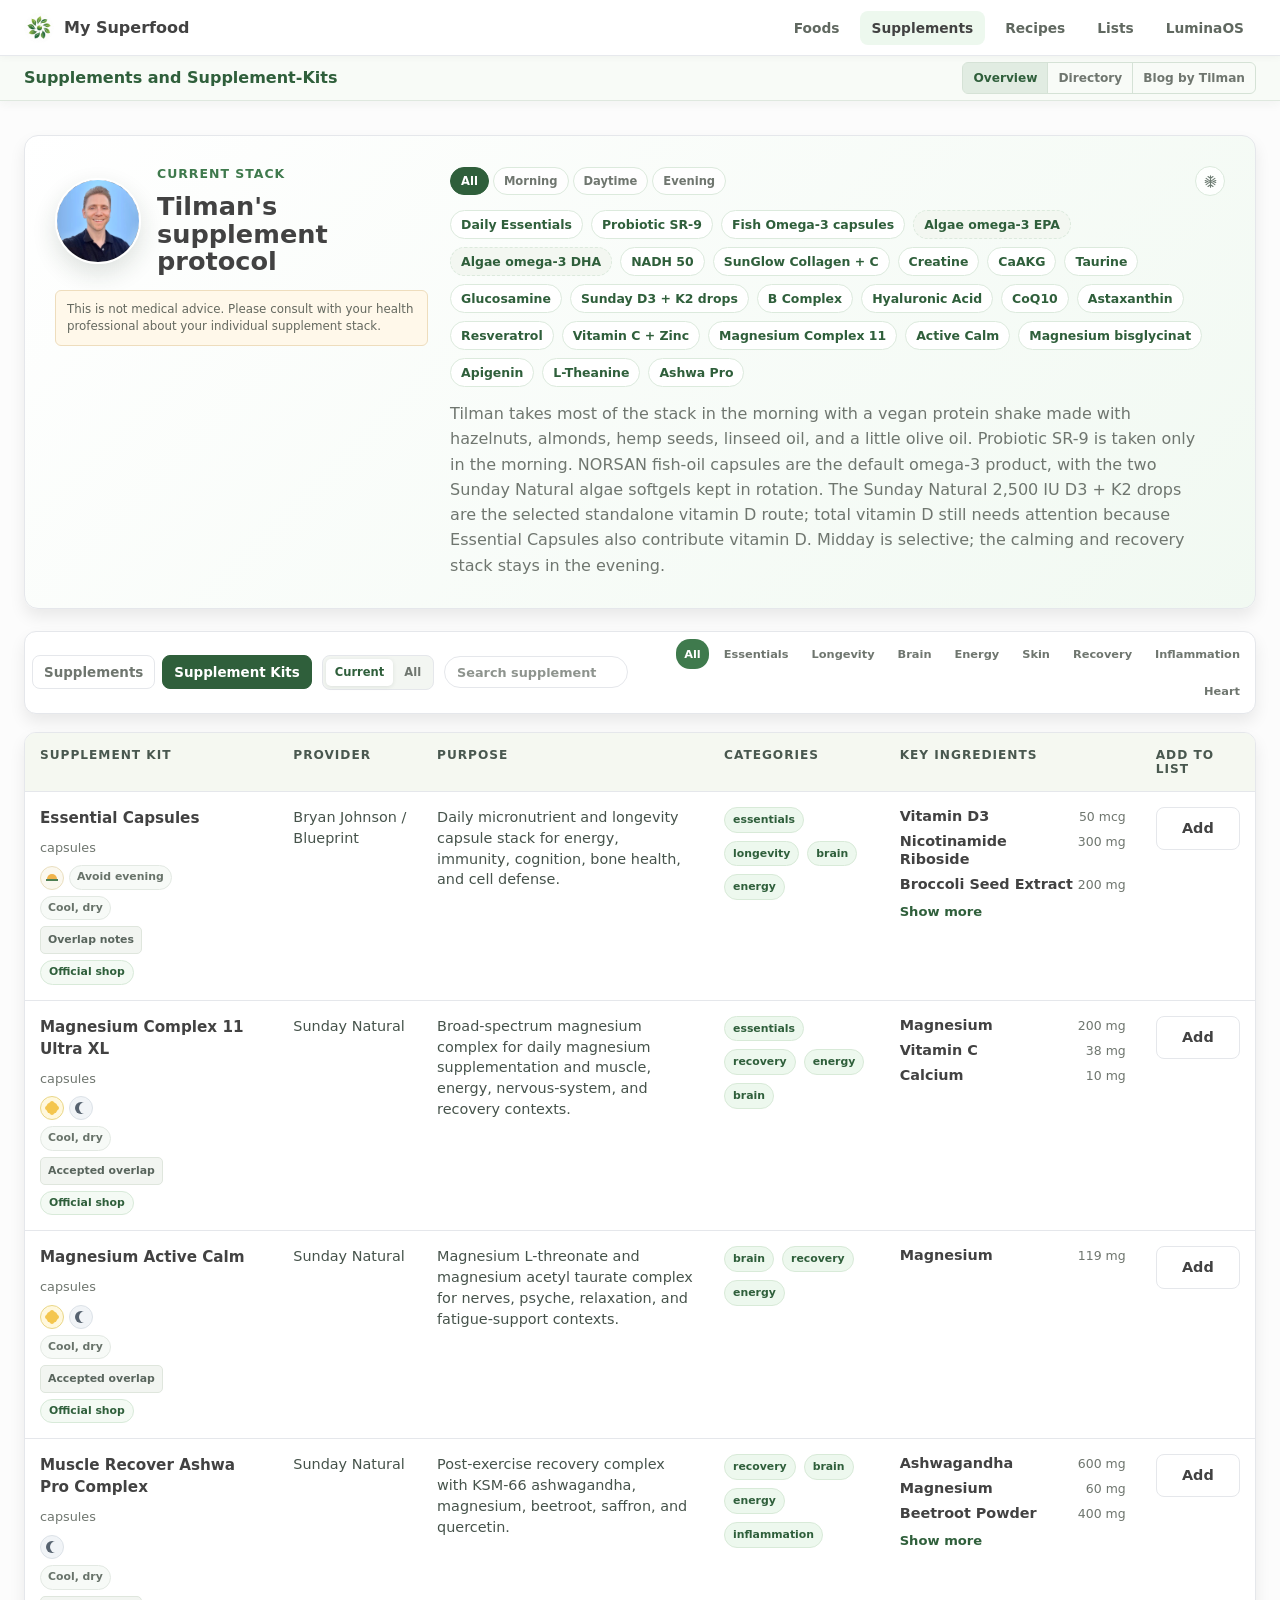
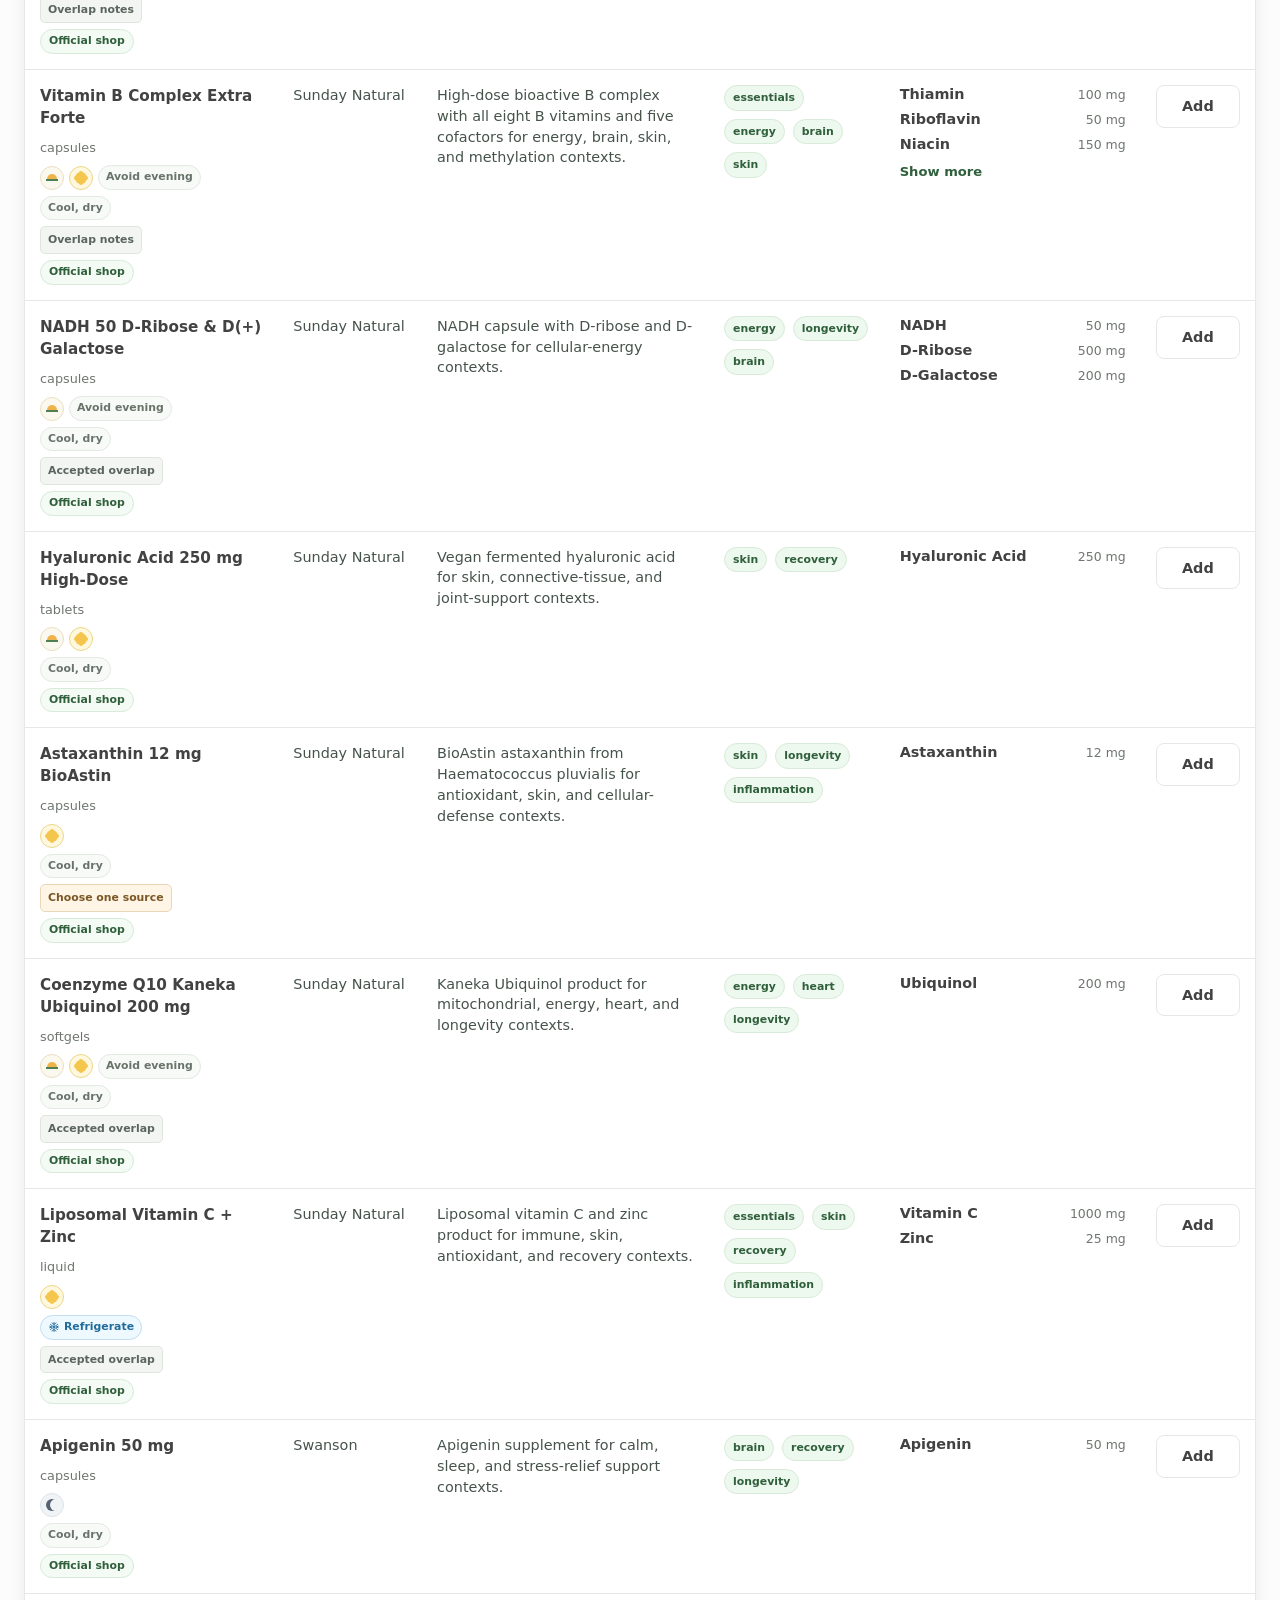
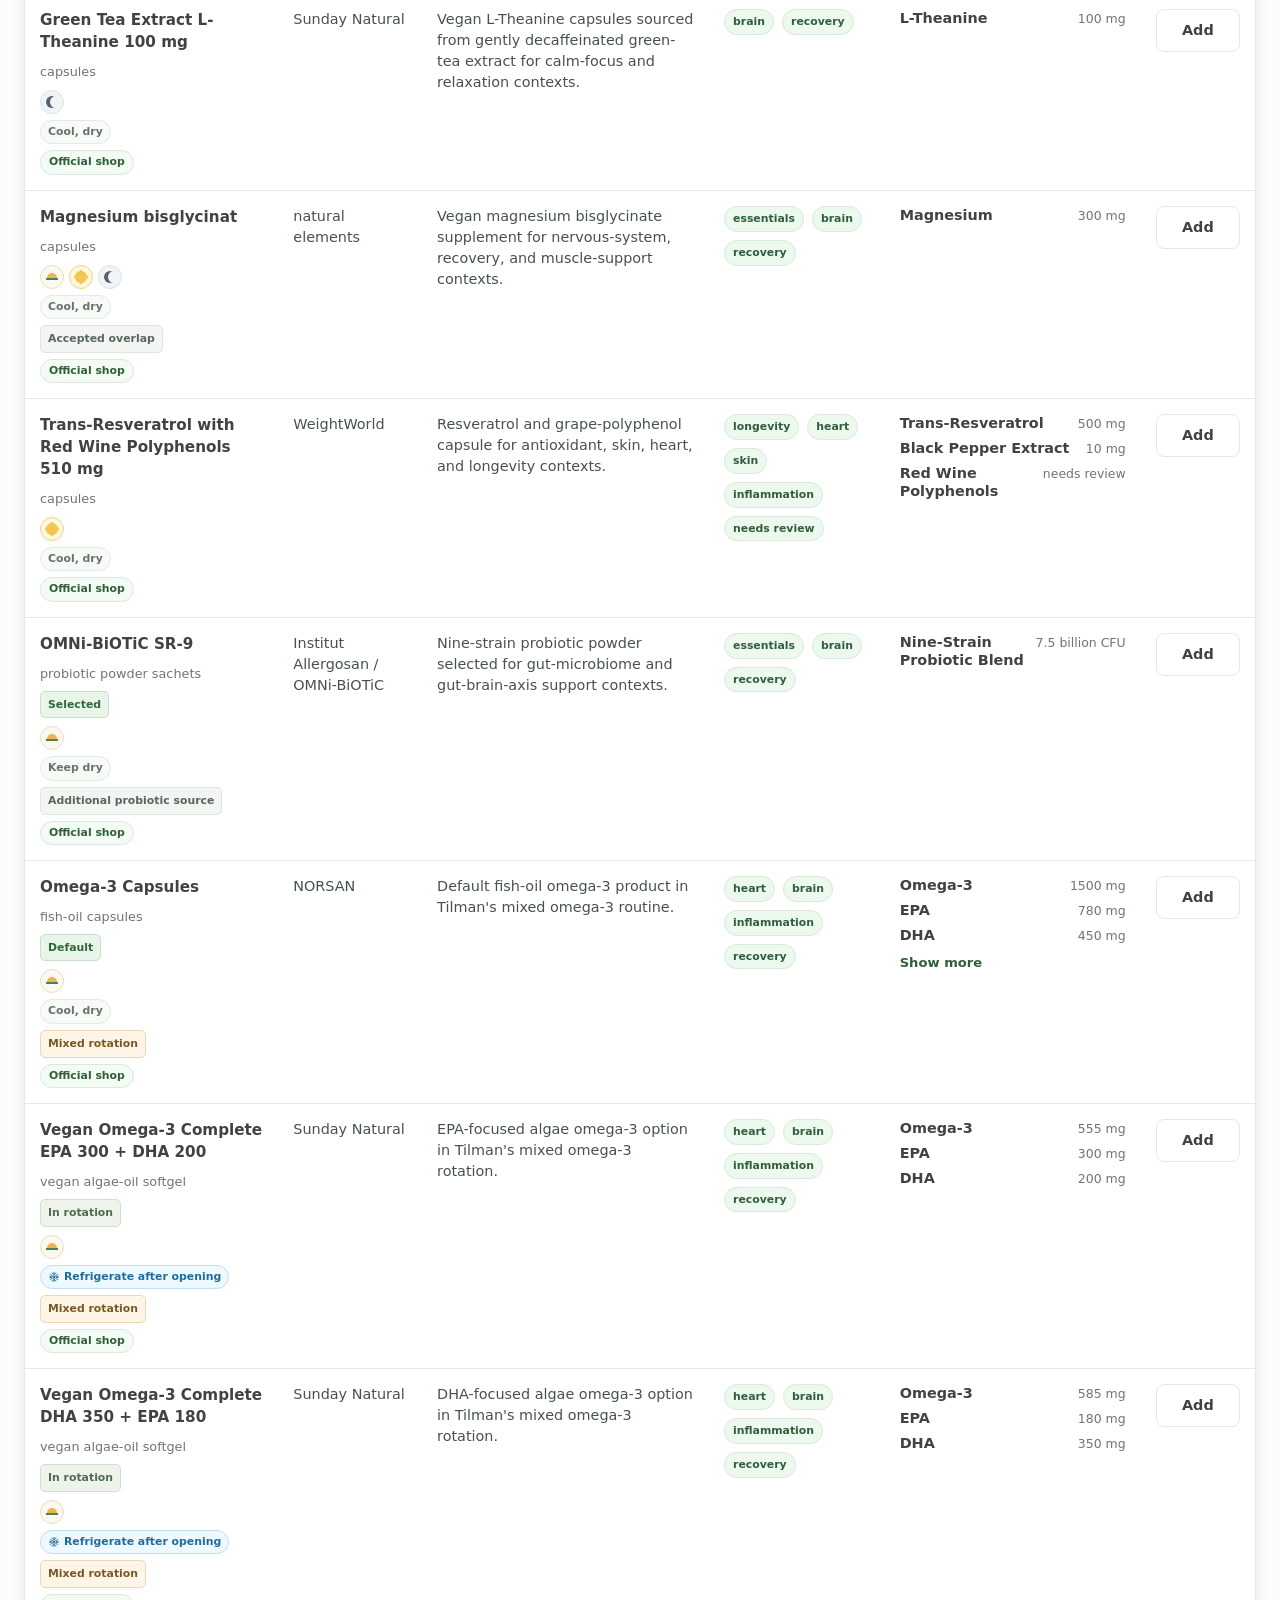
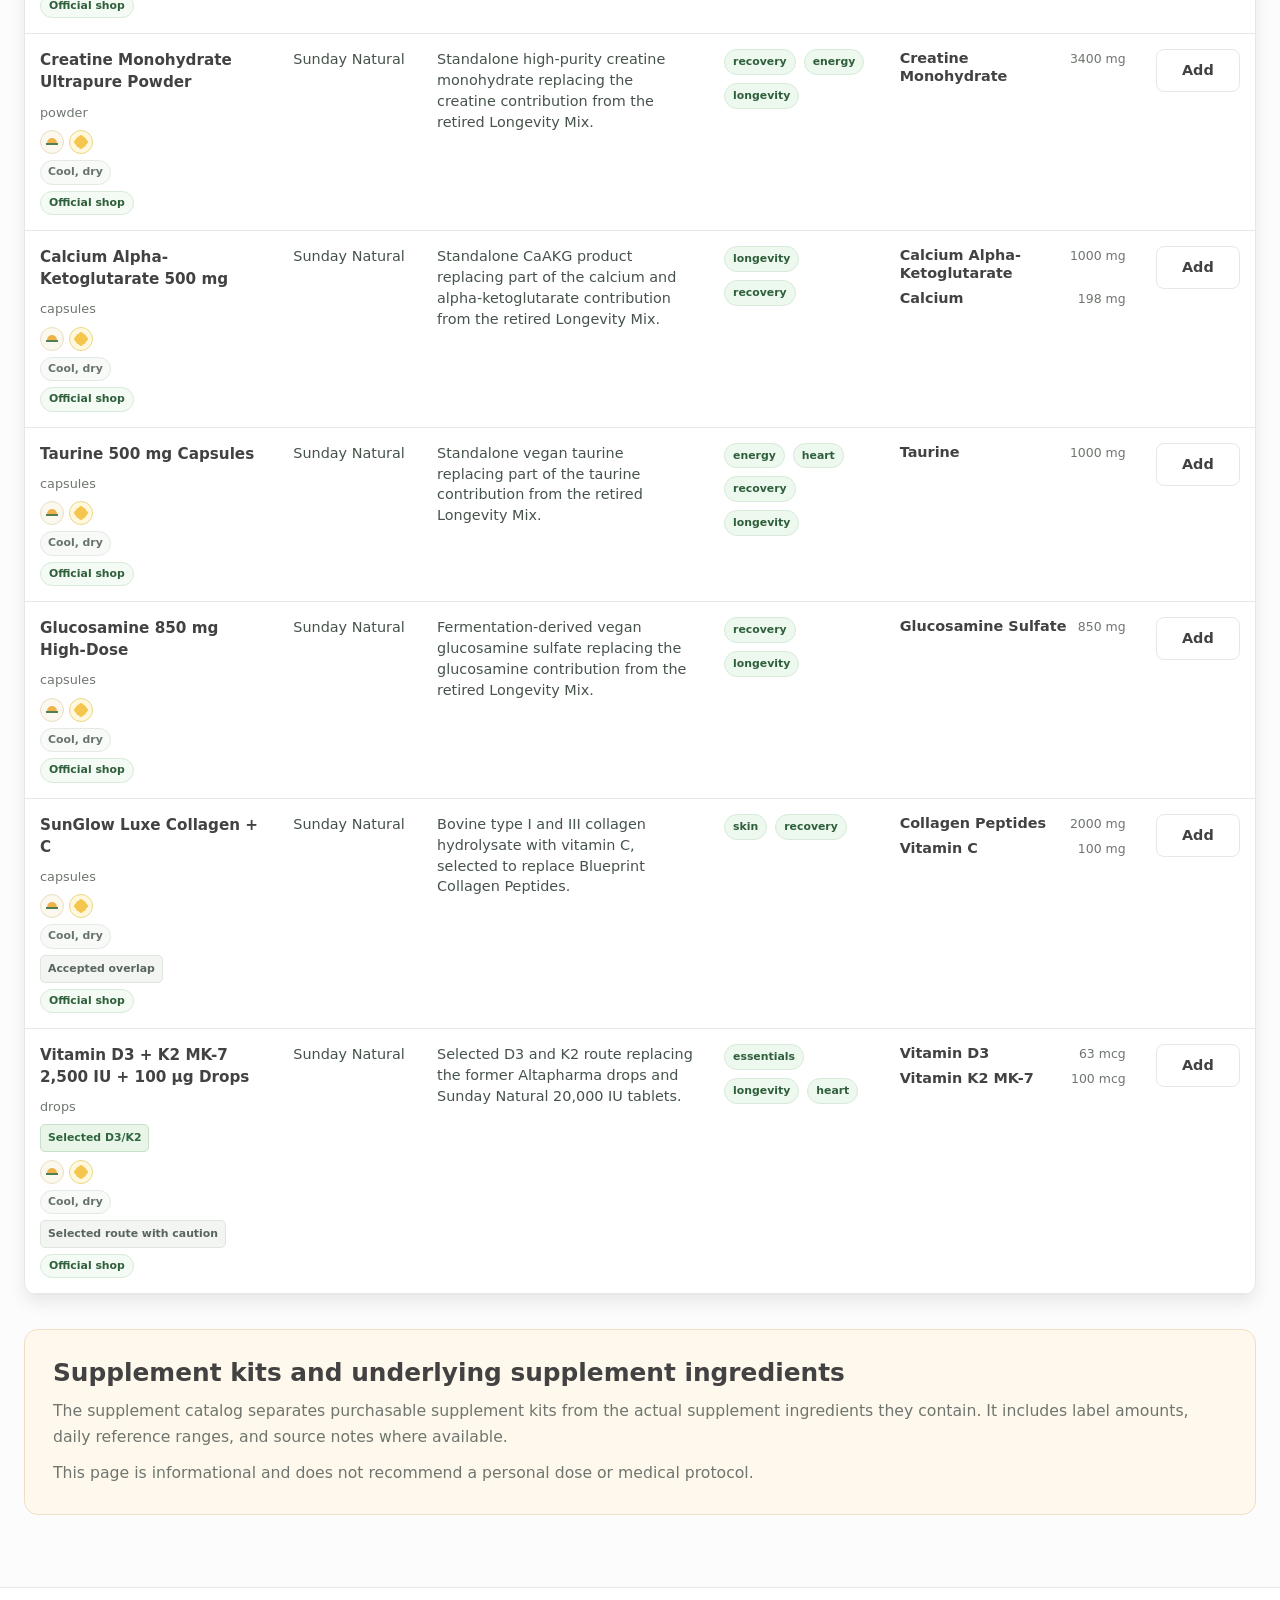
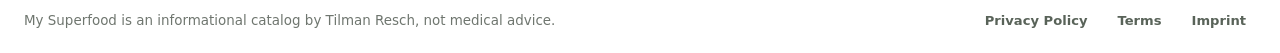
<file: supplements.html>
<!doctype html>
<html lang="en">
  <head>
    <meta charset="utf-8">
    <meta name="viewport" content="width=device-width, initial-scale=1">
    <title>Supplements and Supplement Kits - My Superfood</title>
    <meta name="description" content="Compare supplement kits, individual supplement ingredients, daily reference ranges, product label amounts, and source notes in My Superfood.">
    <meta name="robots" content="index, follow, max-image-preview:large, max-snippet:-1, max-video-preview:-1">
    <meta name="author" content="Tilman Resch">
    <meta name="theme-color" content="#4caf50">
    <link rel="canonical" href="https://my-superfood.com/supplements">
    <meta property="og:site_name" content="My Superfood">
    <meta property="og:title" content="Supplements and Supplement Kits - My Superfood">
    <meta property="og:description" content="Compare supplement kits, individual supplement ingredients, daily ranges, label amounts, and source notes.">
    <meta property="og:url" content="https://my-superfood.com/supplements">
    <meta property="og:type" content="website">
    <meta property="og:image" content="https://my-superfood.com/assets/images/my-superfood-icon-512.png">
    <meta property="og:image:alt" content="My Superfood leaf icon">
    <meta name="twitter:card" content="summary">
    <meta name="twitter:title" content="Supplements and Supplement Kits - My Superfood">
    <meta name="twitter:description" content="Compare supplement kits, ingredients, label amounts, and source notes.">
    <meta name="twitter:image" content="https://my-superfood.com/assets/images/my-superfood-icon-512.png">
    <link rel="icon" type="image/png" sizes="512x512" href="/assets/images/my-superfood-icon-512.png">
    <link rel="apple-touch-icon" sizes="180x180" href="/assets/images/my-superfood-icon.png">
    <link rel="stylesheet" href="styles.css?v=20260823-flat-protocol-stack">
    <link rel="sitemap" type="application/xml" href="/sitemap.xml">
    <link rel="alternate" type="text/plain" title="LLMs and AI search guidance" href="/llms.txt">
    <link rel="alternate" type="application/json" title="My Superfood site entities" href="/data/site-entities.json">
    <link rel="alternate" type="application/json" title="Supplement catalog seed data" href="/data/supplement-catalog.seed.json">
    <script type="application/ld+json">
      {
        "@context": "https://schema.org",
        "@type": "CollectionPage",
        "name": "Supplements and Supplement Kits",
        "url": "https://my-superfood.com/supplements",
        "description": "A source-noted supplement catalog that separates supplement kits from their underlying supplement ingredients.",
        "isPartOf": {
          "@type": "WebSite",
          "name": "My Superfood",
          "url": "https://my-superfood.com/"
        },
        "publisher": {
          "@type": "Person",
          "name": "Tilman Resch"
        },
        "mainEntity": {
          "@type": "ItemList",
          "name": "Supplement catalog views",
          "itemListElement": [
            { "@type": "ListItem", "position": 1, "name": "Supplements" },
            { "@type": "ListItem", "position": 2, "name": "Supplement Kits" },
            { "@type": "ListItem", "position": 3, "name": "Tilman's supplement protocol" }
          ]
        }
      }
    </script>
    <script type="application/ld+json">
      {
        "@context": "https://schema.org",
        "@type": "Dataset",
        "@id": "https://my-superfood.com/supplements#supplement-catalog-dataset",
        "name": "My Superfood Supplement Catalog",
        "description": "A reviewed supplement and supplement-kit catalog that separates purchasable products from primitive supplement ingredients, product label amounts, timing guidance, storage guidance, and source status.",
        "url": "https://my-superfood.com/supplements",
        "creator": {
          "@type": "Person",
          "name": "Tilman Resch"
        },
        "isAccessibleForFree": true,
        "license": "https://my-superfood.com/terms",
        "dateModified": "2026-05-22",
        "keywords": [
          "supplement catalog",
          "supplement kits",
          "supplement ingredients",
          "Blueprint supplements",
          "Sunday Natural supplements",
          "source-noted supplement data",
          "not medical advice"
        ],
        "variableMeasured": [
          "supplement ingredient",
          "supplement product amount",
          "source status",
          "timing guidance",
          "storage guidance",
          "shop URL"
        ],
        "measurementTechnique": "Reviewed provider pages, package photo evidence, and reputable reference pages. Uncertain values are marked needs_review.",
        "distribution": {
          "@type": "DataDownload",
          "encodingFormat": "application/json",
          "contentUrl": "https://my-superfood.com/data/supplement-catalog.seed.json"
        }
      }
    </script>
    <script type="application/ld+json">
      {
        "@context": "https://schema.org",
        "@type": "BreadcrumbList",
        "itemListElement": [
          {
            "@type": "ListItem",
            "position": 1,
            "name": "My Superfood",
            "item": "https://my-superfood.com/"
          },
          {
            "@type": "ListItem",
            "position": 2,
            "name": "Supplements",
            "item": "https://my-superfood.com/supplements"
          }
        ]
      }
    </script>
  </head>
  <body data-page="supplements">
    <header class="site-header">
      <a class="brand" href="/"><img class="brand-mark" src="/assets/images/my-superfood-icon.png" alt="" aria-hidden="true"><span>My Superfood</span></a>
      <button class="menu-toggle" type="button" aria-label="Open menu" aria-expanded="false" aria-controls="primary-nav"><span></span><span></span><span></span></button>
      <nav class="nav" id="primary-nav" aria-label="Primary navigation">
        <a href="/foods">Foods</a>
        <a class="active" href="/supplements">Supplements</a>
        <a href="/recipes">Recipes</a>
        <a href="/lists">Lists</a>
        <a href="/luminaos">LuminaOS</a>
      </nav>
    </header>
    <section class="secondary-header supplements-header" data-secondary-header aria-labelledby="supplements-title">
      <div class="secondary-header-inner">
        <div class="secondary-header-copy">
          <h1 class="secondary-header-title" id="supplements-title">Supplements and Supplement-Kits</h1>
        </div>
        <nav class="secondary-header-switcher" aria-label="Supplement views">
          <a href="/supplements" aria-current="page">Overview</a>
          <a href="/supplement-directory">Directory</a>
          <a href="/supplement-blog">Blog by Tilman</a>
        </nav>
      </div>
    </section>
    <main class="page-shell">
      <section class="protocol-card" aria-labelledby="tilman-protocol-title">
        <div class="protocol-profile">
          <div class="protocol-profile-main">
            <img src="/assets/images/tilman-headshot.jpeg" alt="Tilman Resch">
            <div class="protocol-profile-copy">
              <p class="eyebrow">Current stack</p>
              <h2 id="tilman-protocol-title">Tilman's supplement protocol</h2>
            </div>
          </div>
          <p class="protocol-disclaimer">This is not medical advice. Please consult with your health professional about your individual supplement stack.</p>
        </div>
        <div class="protocol-content">
          <div class="protocol-controls">
            <div class="protocol-timing-filter" aria-label="Protocol timing filter">
              <button class="active" type="button" data-protocol-timing="all">All</button>
              <button type="button" data-protocol-timing="morning">Morning</button>
              <button type="button" data-protocol-timing="daytime">Daytime</button>
              <button type="button" data-protocol-timing="evening">Evening</button>
            </div>
            <button class="protocol-storage-filter" type="button" data-protocol-storage="refrigerated" aria-pressed="false" title="Show supplement kits that should be refrigerated">
              <svg aria-hidden="true" viewBox="0 0 24 24">
                <path d="M12 3v18M5 7l14 10M19 7 5 17M8 4l4 3 4-3M8 20l4-3 4 3M3.5 10.5l4.5 1.5-4.5 1.5M20.5 10.5 16 12l4.5 1.5" />
              </svg>
              <span class="visually-hidden">Show refrigerated supplement kits</span>
            </button>
          </div>
          <div class="protocol-stack" aria-label="Tilman's current supplement kits ordered from morning to evening">
            <button type="button" data-protocol-product="blueprint-essential-capsules" data-protocol-slots="morning">Daily Essentials</button>
            <button type="button" data-protocol-product="omni-biotic-sr9" data-protocol-slots="morning">Probiotic SR-9</button>
            <button type="button" data-protocol-product="norsan-omega-3-capsules" data-protocol-slots="morning">Fish Omega-3 capsules</button>
            <button type="button" data-protocol-product="sunday-vegan-omega-3-epa-focus" data-protocol-slots="morning">Algae omega-3 EPA</button>
            <button type="button" data-protocol-product="sunday-vegan-omega-3-dha-focus" data-protocol-slots="morning">Algae omega-3 DHA</button>
            <button type="button" data-protocol-product="sunday-nadh-50-d-ribose-galactose" data-protocol-slots="morning">NADH 50</button>
            <button type="button" data-protocol-product="sunday-sunglow-luxe-collagen-c" data-protocol-slots="morning daytime">SunGlow Collagen + C</button>
            <button type="button" data-protocol-product="sunday-creatine-monohydrate-ultrapure" data-protocol-slots="morning daytime">Creatine</button>
            <button type="button" data-protocol-product="sunday-calcium-alpha-ketoglutarate-500" data-protocol-slots="morning daytime">CaAKG</button>
            <button type="button" data-protocol-product="sunday-taurine-500" data-protocol-slots="morning daytime">Taurine</button>
            <button type="button" data-protocol-product="sunday-glucosamine-850" data-protocol-slots="morning daytime">Glucosamine</button>
            <button type="button" data-protocol-product="sunday-vitamin-d3-k2-mk7-2500-iu-100mcg" data-protocol-slots="morning daytime">Sunday D3 + K2 drops</button>
            <button type="button" data-protocol-product="sunday-vitamin-b-complex-extra-forte" data-protocol-slots="morning daytime">B Complex</button>
            <button type="button" data-protocol-product="sunday-hyaluronic-acid-250-high-dose" data-protocol-slots="morning daytime">Hyaluronic Acid</button>
            <button type="button" data-protocol-product="sunday-coenzyme-q10-kaneka-ubiquinol-200" data-protocol-slots="morning daytime">CoQ10</button>
            <button type="button" data-protocol-product="sunday-astaxanthin-12-bioastin" data-protocol-slots="daytime">Astaxanthin</button>
            <button type="button" data-protocol-product="weightworld-trans-resveratrol-510-red-wine-polyphenols" data-protocol-slots="daytime">Resveratrol</button>
            <button type="button" data-protocol-product="sunday-liposomal-vitamin-c-zinc" data-protocol-slots="daytime">Vitamin C + Zinc</button>
            <button type="button" data-protocol-product="sunday-magnesium-complex-11-ultra-xl" data-protocol-slots="evening">Magnesium Complex 11</button>
            <button type="button" data-protocol-product="sunday-magnesium-active-calm" data-protocol-slots="evening">Active Calm</button>
            <button type="button" data-protocol-product="natural-elements-magnesium-bisglycinat" data-protocol-slots="evening">Magnesium bisglycinat</button>
            <button type="button" data-protocol-product="swanson-apigenin-50mg-90-caps" data-protocol-slots="evening">Apigenin</button>
            <button type="button" data-protocol-product="sunday-green-tea-extract-l-theanine-100mg" data-protocol-slots="evening">L-Theanine</button>
            <button type="button" data-protocol-product="sunday-muscle-recover-ashwa-pro-complex" data-protocol-slots="evening">Ashwa Pro</button>
          </div>
          <p>Tilman takes most of the stack in the morning with a vegan protein shake made with hazelnuts, almonds, hemp seeds, linseed oil, and a little olive oil. Probiotic SR-9 is taken only in the morning. NORSAN fish-oil capsules are the default omega-3 product, with the two Sunday Natural algae softgels kept in rotation. The Sunday Natural 2,500 IU D3 + K2 drops are the selected standalone vitamin D route; total vitamin D still needs attention because Essential Capsules also contribute vitamin D. Midday is selective; the calming and recovery stack stays in the evening.</p>
        </div>
      </section>
      <section class="supplement-browser" aria-label="Supplement catalog">
        <div class="table-toolbar">
          <div class="tab-list" role="tablist" aria-label="Supplement catalog views">
            <button class="tab-button" id="supplements-tab" type="button" role="tab" aria-selected="false" aria-controls="supplement-catalog-panel" tabindex="-1" data-tab="ingredients">Supplements</button>
            <button class="tab-button active" id="supplement-kits-tab" type="button" role="tab" aria-selected="true" aria-controls="supplement-catalog-panel" data-tab="products">Supplement Kits</button>
          </div>
          <div class="product-scope-control" data-product-scope-control aria-label="Supplement kit status">
            <button class="active" type="button" data-product-scope="current" aria-pressed="true">Current</button>
            <button type="button" data-product-scope="all" aria-pressed="false">All</button>
          </div>
          <label class="catalog-search" aria-label="Search supplement catalog">
            <span class="visually-hidden">Search current supplement table</span>
            <input type="search" data-catalog-search placeholder="Search supplement kits" autocomplete="off">
          </label>
          <div class="category-filter-row" aria-label="Supplement category filters">
            <button class="filter-button active" type="button" data-catalog-filter="all">All</button>
            <button class="filter-button" type="button" data-catalog-filter="essentials">Essentials</button>
            <button class="filter-button" type="button" data-catalog-filter="longevity">Longevity</button>
            <button class="filter-button" type="button" data-catalog-filter="brain">Brain</button>
            <button class="filter-button" type="button" data-catalog-filter="energy">Energy</button>
            <button class="filter-button" type="button" data-catalog-filter="skin">Skin</button>
            <button class="filter-button" type="button" data-catalog-filter="recovery">Recovery</button>
            <button class="filter-button" type="button" data-catalog-filter="inflammation">Inflammation</button>
            <button class="filter-button" type="button" data-catalog-filter="heart">Heart</button>
          </div>
        </div>

        <div class="table-wrap" id="supplement-catalog-panel" role="tabpanel" aria-labelledby="supplement-kits-tab">
          <table class="catalog-table" id="supplement-catalog-table"></table>
        </div>
      </section>
      <section class="seo-summary supplement-context-card" id="supplement-context" aria-label="Supplement catalog context">
        <h2>Supplement kits and underlying supplement ingredients</h2>
        <p>The supplement catalog separates purchasable supplement kits from the actual supplement ingredients they contain. It includes label amounts, daily reference ranges, and source notes where available.</p>
        <p>This page is informational and does not recommend a personal dose or medical protocol.</p>
      </section>
    </main>
    <footer class="site-footer">
      <p>My Superfood is an informational catalog by Tilman Resch, not medical advice.</p>
      <nav aria-label="Legal links">
        <a href="/privacy">Privacy Policy</a>
        <a href="/terms">Terms</a>
        <a href="/imprint">Imprint</a>
      </nav>
    </footer>
    <script type="module" src="script.js?v=20260823-hide-purchase-metadata"></script>
  </body>
</html>
</file>
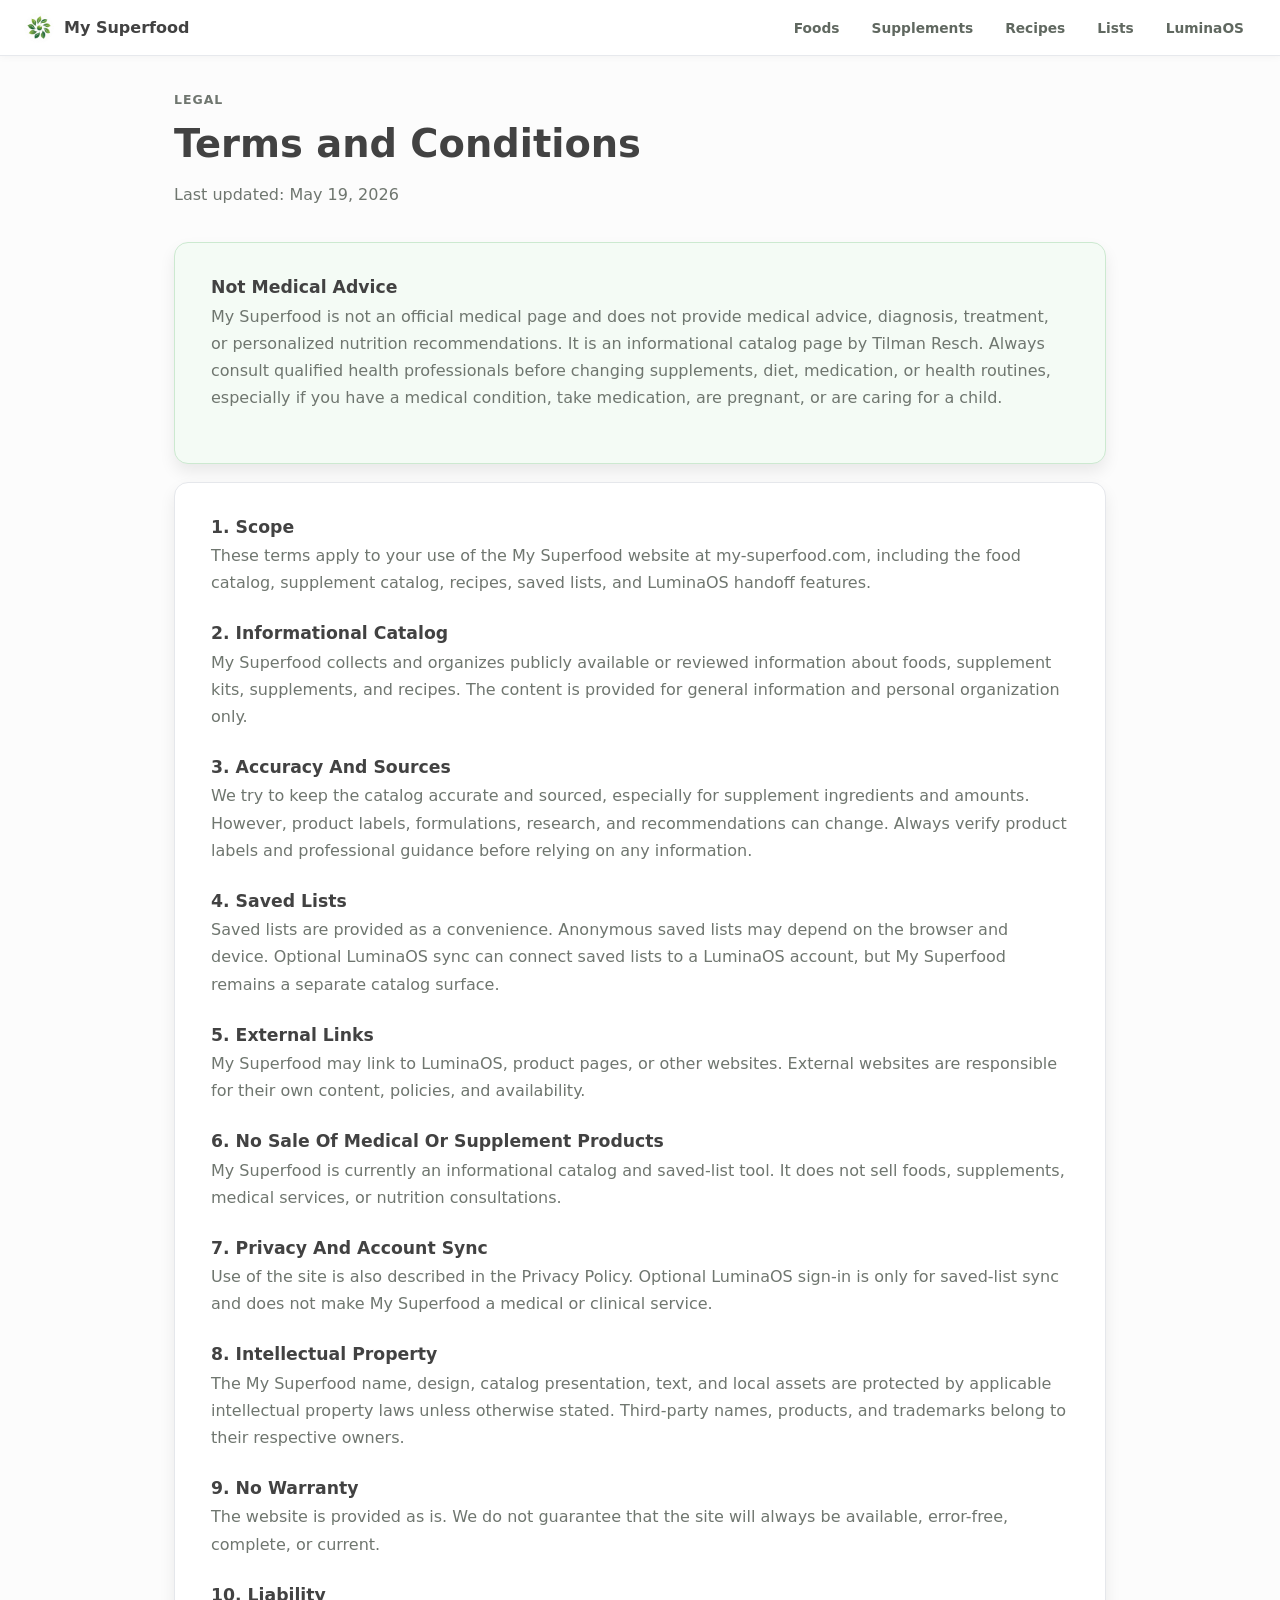
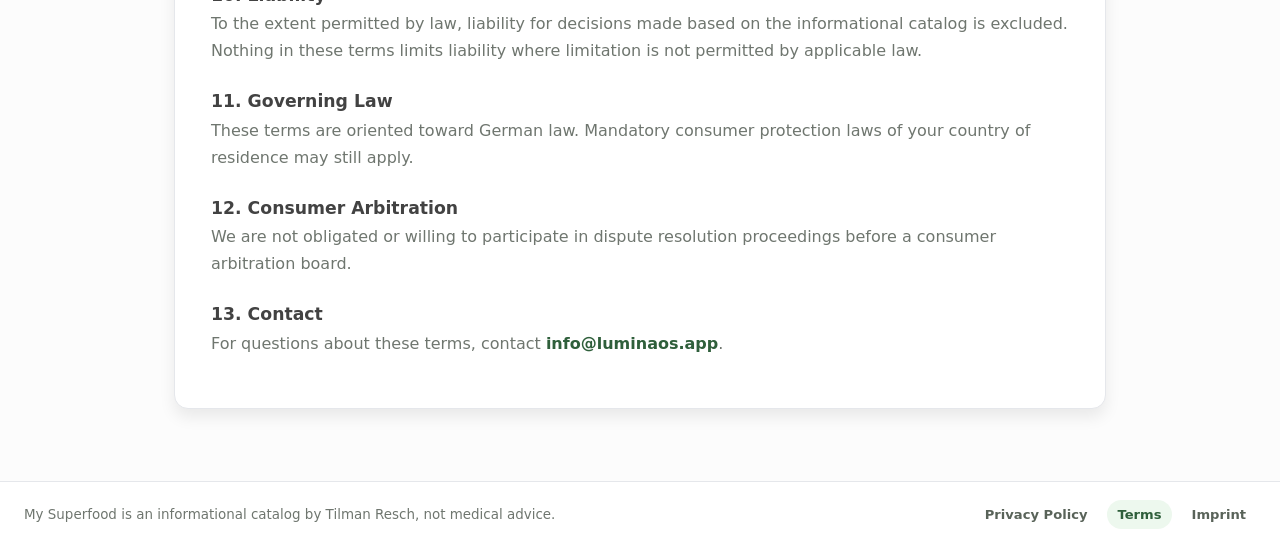
<file: terms.html>
<!doctype html>
<html lang="en">
  <head>
    <meta charset="utf-8">
    <meta name="viewport" content="width=device-width, initial-scale=1">
    <title>Terms - My Superfood</title>
    <meta name="description" content="Terms for using My Superfood, an informational food and supplement catalog by Tilman Resch.">
    <meta name="robots" content="index, follow, max-image-preview:large, max-snippet:-1, max-video-preview:-1">
    <meta name="author" content="Tilman Resch">
    <meta name="theme-color" content="#4caf50">
    <link rel="canonical" href="https://my-superfood.com/terms">
    <meta property="og:site_name" content="My Superfood">
    <meta property="og:title" content="Terms - My Superfood">
    <meta property="og:description" content="Terms and informational disclaimer for My Superfood.">
    <meta property="og:url" content="https://my-superfood.com/terms">
    <meta property="og:type" content="website">
    <meta property="og:image" content="https://my-superfood.com/assets/images/my-superfood-icon-512.png">
    <meta property="og:image:alt" content="My Superfood leaf icon">
    <meta name="twitter:card" content="summary">
    <meta name="twitter:title" content="Terms - My Superfood">
    <meta name="twitter:description" content="Terms and non-medical-advice disclaimer for My Superfood.">
    <meta name="twitter:image" content="https://my-superfood.com/assets/images/my-superfood-icon-512.png">
    <link rel="icon" type="image/png" sizes="512x512" href="/assets/images/my-superfood-icon-512.png">
    <link rel="apple-touch-icon" sizes="180x180" href="/assets/images/my-superfood-icon.png">
    <link rel="stylesheet" href="styles.css">
    <link rel="sitemap" type="application/xml" href="/sitemap.xml">
    <link rel="alternate" type="text/plain" title="LLMs and AI search guidance" href="/llms.txt">
    <link rel="alternate" type="application/json" title="My Superfood site entities" href="/data/site-entities.json">
    <script type="application/ld+json">
      {
        "@context": "https://schema.org",
        "@type": "WebPage",
        "name": "Terms and Conditions - My Superfood",
        "url": "https://my-superfood.com/terms",
        "description": "Terms and non-medical-advice disclaimer for My Superfood.",
        "isPartOf": {
          "@type": "WebSite",
          "name": "My Superfood",
          "url": "https://my-superfood.com/"
        }
      }
    </script>
    <script type="application/ld+json">
      {
        "@context": "https://schema.org",
        "@type": "BreadcrumbList",
        "itemListElement": [
          {
            "@type": "ListItem",
            "position": 1,
            "name": "My Superfood",
            "item": "https://my-superfood.com/"
          },
          {
            "@type": "ListItem",
            "position": 2,
            "name": "Terms",
            "item": "https://my-superfood.com/terms"
          }
        ]
      }
    </script>
  </head>
  <body data-page="legal">
    <header class="site-header">
      <a class="brand" href="/"><img class="brand-mark" src="/assets/images/my-superfood-icon.png" alt="" aria-hidden="true"><span>My Superfood</span></a>
      <button class="menu-toggle" type="button" aria-label="Open menu" aria-expanded="false" aria-controls="primary-nav"><span></span><span></span><span></span></button>
      <nav class="nav" id="primary-nav" aria-label="Primary navigation">
        <a href="/foods">Foods</a>
        <a href="/supplements">Supplements</a>
        <a href="/recipes">Recipes</a>
        <a href="/lists">Lists</a>
        <a href="/luminaos">LuminaOS</a>
      </nav>
    </header>
    <main class="page-shell legal-page">
      <section class="page-heading">
        <p class="eyebrow">Legal</p>
        <h1>Terms and Conditions</h1>
        <p>Last updated: May 19, 2026</p>
      </section>
      <section class="legal-card legal-notice">
        <h2>Not Medical Advice</h2>
        <p>My Superfood is not an official medical page and does not provide medical advice, diagnosis, treatment, or personalized nutrition recommendations. It is an informational catalog page by Tilman Resch. Always consult qualified health professionals before changing supplements, diet, medication, or health routines, especially if you have a medical condition, take medication, are pregnant, or are caring for a child.</p>
      </section>
      <section class="legal-card">
        <h2>1. Scope</h2>
        <p>These terms apply to your use of the My Superfood website at my-superfood.com, including the food catalog, supplement catalog, recipes, saved lists, and LuminaOS handoff features.</p>

        <h2>2. Informational Catalog</h2>
        <p>My Superfood collects and organizes publicly available or reviewed information about foods, supplement kits, supplements, and recipes. The content is provided for general information and personal organization only.</p>

        <h2>3. Accuracy And Sources</h2>
        <p>We try to keep the catalog accurate and sourced, especially for supplement ingredients and amounts. However, product labels, formulations, research, and recommendations can change. Always verify product labels and professional guidance before relying on any information.</p>

        <h2>4. Saved Lists</h2>
        <p>Saved lists are provided as a convenience. Anonymous saved lists may depend on the browser and device. Optional LuminaOS sync can connect saved lists to a LuminaOS account, but My Superfood remains a separate catalog surface.</p>

        <h2>5. External Links</h2>
        <p>My Superfood may link to LuminaOS, product pages, or other websites. External websites are responsible for their own content, policies, and availability.</p>

        <h2>6. No Sale Of Medical Or Supplement Products</h2>
        <p>My Superfood is currently an informational catalog and saved-list tool. It does not sell foods, supplements, medical services, or nutrition consultations.</p>

        <h2>7. Privacy And Account Sync</h2>
        <p>Use of the site is also described in the Privacy Policy. Optional LuminaOS sign-in is only for saved-list sync and does not make My Superfood a medical or clinical service.</p>

        <h2>8. Intellectual Property</h2>
        <p>The My Superfood name, design, catalog presentation, text, and local assets are protected by applicable intellectual property laws unless otherwise stated. Third-party names, products, and trademarks belong to their respective owners.</p>

        <h2>9. No Warranty</h2>
        <p>The website is provided as is. We do not guarantee that the site will always be available, error-free, complete, or current.</p>

        <h2>10. Liability</h2>
        <p>To the extent permitted by law, liability for decisions made based on the informational catalog is excluded. Nothing in these terms limits liability where limitation is not permitted by applicable law.</p>

        <h2>11. Governing Law</h2>
        <p>These terms are oriented toward German law. Mandatory consumer protection laws of your country of residence may still apply.</p>

        <h2>12. Consumer Arbitration</h2>
        <p>We are not obligated or willing to participate in dispute resolution proceedings before a consumer arbitration board.</p>

        <h2>13. Contact</h2>
        <p>For questions about these terms, contact <a href="mailto:info@luminaos.app">info@luminaos.app</a>.</p>
      </section>
    </main>
    <footer class="site-footer">
      <p>My Superfood is an informational catalog by Tilman Resch, not medical advice.</p>
      <nav aria-label="Legal links">
        <a href="/privacy">Privacy Policy</a>
        <a class="active" href="/terms">Terms</a>
        <a href="/imprint">Imprint</a>
      </nav>
    </footer>
    <script type="module" src="script.js"></script>
  </body>
</html>
</file>
<file: styles.css>
:root {
  color-scheme: light;
  --ink: #424242;
  --muted: #6f766f;
  --line: #e5e7eb;
  --paper: #fcfcfc;
  --surface: #ffffff;
  --leaf: #3f7a4d;
  --leaf-dark: #2f5f3b;
  --mint: #edf8ee;
  --sun: #f4b84a;
  --clay: #c86f4b;
  --shadow: 0 16px 32px rgba(0, 0, 0, 0.1);
  --shadow-soft: 0 8px 16px rgba(0, 0, 0, 0.08);
  font-family: Inter, ui-sans-serif, system-ui, -apple-system, BlinkMacSystemFont, "Segoe UI", sans-serif;
}

* {
  box-sizing: border-box;
}

html {
  scroll-behavior: smooth;
}

body {
  margin: 0;
  background: var(--paper);
  color: var(--ink);
  display: flex;
  flex-direction: column;
  min-height: 100vh;
}

a {
  color: inherit;
  text-decoration: none;
}

button,
input,
select {
  font: inherit;
}

.site-header {
  align-items: center;
  background: rgba(255, 255, 255, 0.95);
  border-bottom: 1px solid rgba(229, 231, 235, 0.9);
  display: flex;
  gap: 24px;
  justify-content: space-between;
  min-height: 56px;
  padding: 9px max(18px, calc((100vw - 1280px) / 2 + 24px));
  position: sticky;
  top: 0;
  z-index: 60;
  backdrop-filter: blur(14px);
  box-shadow: 0 1px 8px rgba(0, 0, 0, 0.04);
}

.brand,
.nav,
.filter-bar,
.chip-row,
.lumina-actions {
  align-items: center;
  display: flex;
}

.brand {
  color: var(--ink);
  font-size: 1rem;
  font-weight: 850;
  gap: 10px;
  white-space: nowrap;
}

.brand-mark {
  border-radius: 50%;
  display: block;
  flex: 0 0 auto;
  height: 30px;
  object-fit: cover;
  width: 30px;
}

.nav {
  color: #606860;
  font-size: 0.86rem;
  font-weight: 700;
  gap: 8px;
}

.nav a {
  border-radius: 8px;
  padding: 9px 12px;
  transition: background 160ms ease, color 160ms ease;
}

.nav a.active,
.nav a:hover {
  background: var(--mint);
  color: var(--ink);
}

.menu-toggle {
  align-items: center;
  background: var(--surface);
  border: 1px solid var(--line);
  border-radius: 10px;
  box-shadow: none;
  cursor: pointer;
  display: none;
  flex: 0 0 auto;
  flex-direction: column;
  gap: 4px;
  height: 42px;
  justify-content: center;
  padding: 0;
  width: 42px;
}

.menu-toggle span {
  background: var(--ink);
  border-radius: 999px;
  display: block;
  height: 2px;
  transition: opacity 160ms ease, transform 160ms ease;
  width: 18px;
}

.site-header.menu-open .menu-toggle span:nth-child(1) {
  transform: translateY(6px) rotate(45deg);
}

.site-header.menu-open .menu-toggle span:nth-child(2) {
  opacity: 0;
}

.site-header.menu-open .menu-toggle span:nth-child(3) {
  transform: translateY(-6px) rotate(-45deg);
}

.instagram-guidance-popup {
  align-items: center;
  animation: instagram-guidance-in 320ms ease-out both;
  background: rgba(255, 255, 255, 0.96);
  border: 1px solid #d9e6d9;
  border-radius: 8px;
  box-shadow: 0 12px 32px rgba(44, 68, 49, 0.14);
  display: grid;
  gap: 12px;
  grid-template-columns: 74px minmax(0, 1fr);
  max-width: calc(100vw - 36px);
  padding: 12px 38px 12px 12px;
  position: fixed;
  right: max(18px, calc((100vw - 1280px) / 2 + 24px));
  top: 74px;
  width: 330px;
  z-index: 55;
  backdrop-filter: blur(12px);
}

.instagram-guidance-popup[hidden] {
  display: none;
}

.instagram-guidance-close {
  align-items: center;
  background: transparent;
  border: 0;
  border-radius: 4px;
  color: #717971;
  cursor: pointer;
  display: inline-flex;
  height: 30px;
  justify-content: center;
  padding: 0;
  position: absolute;
  right: 6px;
  top: 6px;
  width: 30px;
}

.instagram-guidance-close:hover,
.instagram-guidance-close:focus-visible {
  background: #eef5ee;
  color: var(--leaf-dark);
}

.instagram-guidance-close svg {
  fill: none;
  height: 17px;
  stroke: currentColor;
  stroke-linecap: round;
  stroke-width: 1.8;
  width: 17px;
}

.instagram-guidance-portrait {
  border: 2px solid #e4eee4;
  border-radius: 50%;
  display: block;
  height: 74px;
  overflow: hidden;
  width: 74px;
}

.instagram-guidance-portrait:focus-visible {
  outline: 3px solid rgba(63, 122, 77, 0.32);
  outline-offset: 2px;
}

.instagram-guidance-portrait img {
  display: block;
  height: 100%;
  object-fit: cover;
  width: 100%;
}

.instagram-guidance-copy {
  min-width: 0;
}

.instagram-guidance-title,
.instagram-guidance-byline {
  margin: 0;
}

.instagram-guidance-title {
  color: var(--ink);
  font-size: 0.9rem;
  font-weight: 800;
  line-height: 1.25;
}

.instagram-guidance-byline {
  color: var(--muted);
  font-size: 0.76rem;
  line-height: 1.45;
}

.instagram-guidance-link {
  align-items: center;
  color: var(--leaf-dark);
  display: inline-flex;
  font-size: 0.78rem;
  font-weight: 760;
  gap: 5px;
  line-height: 1.3;
  margin-top: 4px;
}

.instagram-guidance-link:hover,
.instagram-guidance-link:focus-visible {
  color: #234f2f;
  text-decoration: underline;
  text-underline-offset: 2px;
}

.instagram-guidance-link svg {
  fill: none;
  flex: 0 0 auto;
  height: 16px;
  stroke: currentColor;
  stroke-width: 1.8;
  width: 16px;
}

.instagram-guidance-link .instagram-guidance-icon-dot {
  fill: currentColor;
  stroke: none;
}

@keyframes instagram-guidance-in {
  from {
    opacity: 0;
    transform: translateY(-8px);
  }

  to {
    opacity: 1;
    transform: translateY(0);
  }
}

.app-shell {
  flex: 1;
  min-height: calc(100vh - 62px);
}

.page-shell {
  flex: 1;
}

.site-footer {
  align-items: center;
  background: rgba(255, 255, 255, 0.92);
  border-top: 1px solid var(--line);
  color: var(--muted);
  display: flex;
  flex-wrap: wrap;
  gap: 14px 24px;
  justify-content: space-between;
  padding: 18px max(18px, calc((100vw - 1280px) / 2 + 24px));
}

.site-footer p {
  font-size: 0.84rem;
  font-weight: 400;
  line-height: 1.45;
  margin: 0;
}

.site-footer nav {
  align-items: center;
  display: flex;
  flex-wrap: wrap;
  gap: 10px;
}

.site-footer a {
  border-radius: 999px;
  color: #596359;
  font-size: 0.82rem;
  font-weight: 750;
  padding: 7px 10px;
}

.site-footer a.active,
.site-footer a:hover {
  background: var(--mint);
  color: var(--leaf-dark);
}

.legal-page {
  max-width: 980px;
}

.legal-card {
  background: var(--surface);
  border: 1px solid var(--line);
  border-radius: 14px;
  box-shadow: var(--shadow-soft);
  color: var(--ink);
  line-height: 1.7;
  padding: clamp(22px, 4vw, 36px);
}

.legal-card + .legal-card {
  margin-top: 18px;
}

.legal-card h2 {
  color: var(--ink);
  font-size: 1.08rem;
  margin: 1.8rem 0 0.35rem;
}

.legal-card h2:first-child {
  margin-top: 0;
}

.legal-card p {
  color: var(--muted);
  margin: 0 0 0.95rem;
}

.legal-card a {
  color: var(--leaf-dark);
  font-weight: 800;
}

.legal-notice {
  background: #f4fbf5;
  border-color: #cce9d0;
}

.seo-summary {
  background: rgba(255, 255, 255, 0.82);
  border: 1px solid var(--line);
  border-radius: 14px;
  color: var(--muted);
  margin: 34px auto 0;
  max-width: 980px;
  padding: clamp(18px, 3vw, 28px);
}

.seo-summary h2 {
  color: var(--ink);
  font-size: clamp(1.15rem, 2vw, 1.55rem);
  line-height: 1.2;
  margin: 0 0 10px;
}

.seo-summary p {
  font-size: 0.98rem;
  line-height: 1.65;
  margin: 0;
}

.seo-summary p + p {
  margin-top: 10px;
}

body[data-page="home"] .seo-summary {
  margin-bottom: 28px;
}

.supplement-context-card {
  background: #fff8ed;
  border-color: #f1dfc3;
  max-width: none;
  width: 100%;
}

.article-shell {
  max-width: 1040px;
  min-width: 0;
  width: 100%;
}

.secondary-header {
  --secondary-header-content-width: 1040px;
  --secondary-header-offset: 56px;
  background: rgba(248, 251, 247, 0.96);
  border-bottom: 1px solid #dfe8df;
  box-shadow: 0 3px 10px rgba(41, 57, 44, 0.05);
  position: sticky;
  top: var(--secondary-header-offset);
  transform: translateY(0);
  transition: opacity 180ms ease, transform 180ms ease, visibility 180ms ease;
  z-index: 50;
}

.secondary-header.is-hidden {
  opacity: 0;
  pointer-events: none;
  transform: translateY(-100%);
  visibility: hidden;
}

.secondary-header-inner {
  align-items: center;
  display: flex;
  gap: 16px;
  justify-content: space-between;
  margin: 0 auto;
  max-width: var(--secondary-header-content-width);
  min-height: 44px;
  padding: 6px 24px;
}

.secondary-header-copy {
  align-items: center;
  display: flex;
  gap: 16px;
  min-width: 0;
}

.secondary-header-title {
  color: var(--leaf-dark);
  font-size: 0.78rem;
  font-weight: 850;
  letter-spacing: 0.04em;
  line-height: 1.2;
  margin: 0;
}

.secondary-header-subtitle {
  border-left: 1px solid #cad8cb;
  color: var(--muted);
  font-size: 0.84rem;
  font-weight: 500;
  line-height: 1.25;
  padding-left: 16px;
}

.secondary-header-action {
  align-items: center;
  border: 1px solid #d5e2d6;
  border-radius: 6px;
  color: var(--leaf-dark);
  display: inline-flex;
  font-size: 0.76rem;
  font-weight: 780;
  gap: 6px;
  min-height: 30px;
  padding: 5px 9px;
  white-space: nowrap;
}

.secondary-header-action:hover,
.secondary-header-action:focus-visible {
  background: #e8f2e8;
  border-color: #bdd2bf;
}

.food-catalog-header,
.recipes-header,
.lists-header,
.lumina-header {
  --secondary-header-content-width: 1280px;
}

.supplements-header {
  --secondary-header-content-width: 1280px;
}

.food-catalog-header .secondary-header-title,
.recipes-header .secondary-header-title,
.lists-header .secondary-header-title,
.lumina-header .secondary-header-title {
  font-size: 1rem;
  letter-spacing: 0;
}

.secondary-header-auth {
  flex: 0 0 auto;
  position: relative;
}

.header-auth-menu {
  position: relative;
}

.header-auth-menu summary {
  cursor: pointer;
  list-style: none;
}

.header-auth-menu summary::-webkit-details-marker {
  display: none;
}

.header-auth-chevron {
  border-bottom: 2px solid currentColor;
  border-right: 2px solid currentColor;
  height: 7px;
  margin: -3px 2px 0 4px;
  transform: rotate(45deg);
  transition: transform 150ms ease;
  width: 7px;
}

.header-auth-menu[open] .header-auth-chevron {
  margin-top: 3px;
  transform: rotate(225deg);
}

.header-auth-popover {
  background: white;
  border: 1px solid #d5e2d6;
  border-radius: 6px;
  box-shadow: 0 12px 28px rgba(41, 57, 44, 0.14);
  min-width: 132px;
  padding: 6px;
  position: absolute;
  right: 0;
  top: calc(100% + 6px);
  z-index: 60;
}

.header-auth-signout {
  background: transparent;
  border: 0;
  border-radius: 4px;
  color: var(--ink);
  cursor: pointer;
  font: inherit;
  font-size: 0.76rem;
  font-weight: 760;
  padding: 8px 10px;
  text-align: left;
  width: 100%;
}

.header-auth-signout:hover,
.header-auth-signout:focus-visible {
  background: #eef5ee;
  color: var(--leaf-dark);
}

.header-auth-signout:disabled {
  cursor: wait;
  opacity: 0.7;
}

.header-auth-status.is-error {
  background: #fff2de;
  border: 1px solid #ecd1a7;
  border-radius: 6px;
  color: #7a4a1c;
  font-size: 0.72rem;
  font-weight: 700;
  padding: 6px 8px;
  position: absolute;
  right: max(18px, calc((100vw - 1280px) / 2 + 24px));
  top: calc(100% + 6px);
  z-index: 61;
}

.supplements-header .secondary-header-title {
  font-size: 1rem;
  letter-spacing: 0;
}

.secondary-header-switcher {
  align-items: stretch;
  border: 1px solid #d5e2d6;
  border-radius: 6px;
  display: inline-flex;
  overflow: hidden;
}

.secondary-header-switcher a,
.secondary-header-switcher button {
  align-items: center;
  background: transparent;
  border: 0;
  color: var(--muted);
  cursor: pointer;
  display: inline-flex;
  font-family: inherit;
  font-size: 0.76rem;
  font-weight: 760;
  justify-content: center;
  min-height: 30px;
  padding: 5px 10px;
  white-space: nowrap;
}

.secondary-header-switcher a + a,
.secondary-header-switcher button + button {
  border-left: 1px solid #d5e2d6;
}

.secondary-header-switcher a:hover,
.secondary-header-switcher a:focus-visible,
.secondary-header-switcher button:hover,
.secondary-header-switcher button:focus-visible {
  background: #eef5ee;
  color: var(--leaf-dark);
}

.secondary-header-switcher a[aria-current="page"],
.secondary-header-switcher button[aria-pressed="true"] {
  background: rgba(63, 122, 77, 0.12);
  color: var(--leaf-dark);
}

.blog-section-nav {
  display: flex;
  flex-direction: column;
  gap: 7px;
  position: fixed;
  right: 12px;
  top: 50%;
  transform: translateY(-50%);
  z-index: 45;
}

.blog-section-nav > a {
  align-items: center;
  backdrop-filter: blur(10px);
  background: rgba(255, 255, 255, 0.86);
  border: 1px solid #dce5dc;
  border-radius: 6px;
  color: #7b837b;
  display: flex;
  height: 40px;
  justify-content: center;
  position: relative;
  transition: background 150ms ease, border-color 150ms ease, color 150ms ease, box-shadow 150ms ease;
  width: 40px;
}

.blog-section-nav > a:hover,
.blog-section-nav > a:focus-visible {
  background: #f4f8f3;
  border-color: #bdcfbf;
  color: var(--leaf-dark);
}

.blog-section-nav > a[aria-current="location"] {
  background: rgba(226, 240, 227, 0.94);
  border-color: #afc8b2;
  box-shadow: 0 4px 12px rgba(47, 95, 59, 0.1);
  color: var(--leaf-dark);
}

.blog-section-nav svg {
  fill: none;
  height: 18px;
  stroke: currentColor;
  stroke-linecap: round;
  stroke-linejoin: round;
  stroke-width: 1.8;
  width: 18px;
}

.blog-section-nav-label {
  background: var(--ink);
  border-radius: 5px;
  color: white;
  font-size: 0.68rem;
  font-weight: 750;
  opacity: 0;
  padding: 4px 7px;
  pointer-events: none;
  position: absolute;
  right: calc(100% + 8px);
  transform: translateX(4px);
  transition: opacity 150ms ease, transform 150ms ease;
  visibility: hidden;
  white-space: nowrap;
}

.blog-section-nav > a:hover .blog-section-nav-label,
.blog-section-nav > a:focus-visible .blog-section-nav-label {
  opacity: 1;
  transform: translateX(0);
  visibility: visible;
}

.blog-article {
  background: var(--surface);
  border: 1px solid var(--line);
  border-radius: 14px;
  box-shadow: var(--shadow-soft);
  color: var(--muted);
  font-size: 1rem;
  line-height: 1.72;
  padding: clamp(22px, 4vw, 44px);
  min-width: 0;
}

.blog-hero-figure,
.blog-inline-image {
  margin: 0 0 28px;
}

.blog-hero-figure {
  overflow: hidden;
  position: relative;
}

.blog-hero-figure img,
.blog-inline-image img {
  aspect-ratio: 3 / 2;
  border-radius: 12px;
  box-shadow: 0 18px 40px rgba(41, 57, 44, 0.13);
  display: block;
  object-fit: cover;
  width: 100%;
}

.blog-hero-figure img {
  max-height: 430px;
}

.blog-hero-title {
  background: rgba(255, 255, 255, 0.84);
  left: 0;
  padding: clamp(16px, 3vw, 26px);
  position: absolute;
  right: 0;
  top: 0;
}

.blog-hero-title h1 {
  color: var(--ink);
  font-size: clamp(1.75rem, 4vw, 3rem);
  font-weight: 850;
  line-height: 1.06;
  margin: 0;
  max-width: 760px;
}

.blog-hero-date {
  backdrop-filter: blur(8px);
  background: rgba(255, 255, 255, 0.76);
  border: 1px solid rgba(255, 255, 255, 0.72);
  border-radius: 5px;
  bottom: 14px;
  color: var(--leaf-dark);
  font-size: 0.7rem;
  font-weight: 800;
  padding: 5px 8px;
  position: absolute;
  right: 14px;
}

.blog-inline-image {
  margin-top: 30px;
}

.blog-inline-image img {
  max-height: 360px;
}

.blog-article section {
  border-top: 1px solid var(--line);
  margin-top: 30px;
  padding-top: 28px;
}

.blog-article .blog-section-card {
  background: linear-gradient(135deg, #ffffff 0%, #f7fbf6 100%);
  border: 1px solid #e0ece1;
  border-radius: 12px;
  margin-top: 28px;
  padding: clamp(18px, 3vw, 28px);
}

.blog-article .blog-section-card + .blog-section-card {
  margin-top: 24px;
}

.blog-article h2,
.blog-article h3 {
  color: var(--ink);
  line-height: 1.16;
}

.blog-article h2 {
  font-size: clamp(1.35rem, 2.4vw, 2rem);
  margin-bottom: 14px;
}

.blog-section-card[id] {
  scroll-margin-top: 118px;
}

.blog-heading-anchor {
  align-items: baseline;
  color: inherit;
  display: inline-flex;
  gap: 8px;
}

.blog-heading-anchor::after {
  color: var(--leaf);
  content: "#";
  font-size: 0.7em;
  opacity: 0;
  transition: opacity 150ms ease;
}

.blog-heading-anchor:hover::after,
.blog-heading-anchor:focus-visible::after {
  opacity: 0.62;
}

.blog-article h3 {
  font-size: clamp(1.05rem, 1.8vw, 1.32rem);
  margin: 22px 0 8px;
}

.supplement-entry {
  border-top: 1px solid #dfe9df;
}

.supplement-entry:first-of-type {
  margin-top: 18px;
}

.supplement-entry-summary {
  align-items: center;
  cursor: pointer;
  display: grid;
  gap: 12px;
  grid-template-columns: minmax(0, 1fr) 24px;
  list-style: none;
  min-height: 58px;
  padding: 12px 2px;
}

.supplement-entry-summary::-webkit-details-marker {
  display: none;
}

.supplement-entry-summary::after {
  border-bottom: 2px solid var(--leaf-dark);
  border-right: 2px solid var(--leaf-dark);
  content: "";
  height: 8px;
  justify-self: center;
  transform: rotate(45deg) translate(-2px, -2px);
  transition: transform 160ms ease;
  width: 8px;
}

.supplement-entry[open] > .supplement-entry-summary::after {
  transform: rotate(225deg) translate(-2px, -2px);
}

.supplement-entry-summary h3 {
  margin: 0;
  min-width: 0;
}

.supplement-entry-summary:hover h3 a,
.supplement-entry-summary:focus-visible h3 a {
  text-decoration-color: currentColor;
}

.supplement-entry-summary:focus-visible {
  border-radius: 6px;
  outline: 3px solid rgba(67, 128, 80, 0.24);
  outline-offset: 2px;
}

.supplement-entry-body {
  padding: 2px 2px 8px;
}

.supplement-entry-body > :last-child {
  margin-bottom: 10px;
}

.blog-article h3 a {
  color: var(--leaf-dark);
  text-decoration-color: rgba(46, 125, 50, 0.24);
  text-underline-offset: 4px;
}

.blog-shop-link {
  border: 1px solid #d8ead9;
  border-radius: 6px;
  color: var(--leaf-dark) !important;
  display: inline-flex;
  font-size: 0.68rem;
  font-weight: 850;
  margin-left: 8px;
  padding: 4px 7px;
  text-decoration: none !important;
  vertical-align: middle;
}

.blog-shop-link:hover,
.blog-shop-link:focus-visible {
  background: var(--leaf-dark);
  color: white !important;
}

.brand-pill {
  background: #eef8ef;
  border: 1px solid #d4e7d6;
  border-radius: 999px;
  color: var(--leaf-dark);
  display: inline-flex;
  font-size: 0.68rem;
  font-weight: 860;
  margin-left: 8px;
  padding: 4px 8px;
  text-transform: uppercase;
  vertical-align: middle;
}

.muted-pill {
  background: #f4f5f2;
  border-color: var(--line);
  color: var(--muted);
}

.blog-article p {
  margin-bottom: 16px;
}

.shake-card {
  border-color: #e5ddcf !important;
  background: #fffdfa !important;
}

.shake-card .shake-image {
  margin: 22px 0 0;
}

.blog-section-card > .blog-section-image {
  margin: 22px 0 0;
}

.shake-ingredient-list {
  columns: 2;
  margin: 0 0 18px;
  padding-left: 22px;
}

.dose-line {
  background: #f4faf4;
  border-left: 4px solid var(--leaf);
  border-radius: 8px;
  color: var(--ink);
  padding: 10px 12px;
}

@media (prefers-reduced-motion: reduce) {
  .supplement-entry-summary::after {
    transition: none;
  }
}

.article-disclaimer {
  border-radius: 10px;
  padding: 12px 14px;
}

.article-disclaimer {
  background: #fff8ed;
  border: 1px solid #f1dfc3;
  color: #765a2d;
}

.directory-note {
  background: var(--surface);
  border: 1px solid var(--line);
  border-radius: 12px;
  box-shadow: var(--shadow-soft);
  color: var(--muted);
  margin-bottom: 20px;
  padding: 18px 20px;
}

.directory-note p {
  margin-bottom: 8px;
}

.directory-note p:first-child {
  color: var(--leaf-dark);
  font-weight: 820;
}

.directory-note p:last-child {
  margin-bottom: 0;
}

.directory-table-wrap {
  overflow-x: auto;
}

.directory-table th:first-child,
.directory-table td:first-child {
  min-width: 220px;
}

.directory-table th:nth-child(2),
.directory-table td:nth-child(2) {
  min-width: 420px;
}

.directory-inclusion-list {
  display: grid;
  gap: 8px;
}

.directory-inclusion {
  align-items: center;
  background: #f7fbf7;
  border: 1px solid #dceadd;
  border-radius: 8px;
  color: var(--ink);
  display: grid;
  gap: 2px;
  padding: 8px 10px;
  text-decoration: none;
}

.directory-inclusion strong {
  color: var(--leaf-dark);
  font-size: 0.92rem;
}

.directory-inclusion span {
  color: var(--muted);
  font-size: 0.82rem;
}

.directory-inclusion:hover {
  border-color: rgba(76, 175, 80, 0.45);
  transform: translateY(-1px);
}

.directory-total {
  color: var(--ink);
  white-space: nowrap;
}

.lumina-dashboard-shell {
  display: grid;
  gap: 22px;
  margin: 0 auto;
  max-width: 1280px;
  padding: 28px 24px 64px;
}

.dashboard-hero {
  align-items: stretch;
  display: grid;
  gap: 18px;
  grid-template-columns: minmax(0, 1.55fr) minmax(280px, 0.7fr);
}

.dashboard-hero > div,
.dashboard-status-card,
.dashboard-panel,
.metric-card {
  background: var(--surface);
  border: 1px solid var(--line);
  border-radius: 12px;
  box-shadow: var(--shadow-soft);
}

.dashboard-hero > div {
  padding: clamp(24px, 4vw, 46px);
}

.dashboard-hero h1 {
  color: var(--ink);
  font-size: clamp(2.35rem, 5vw, 4.6rem);
  line-height: 1;
  max-width: 760px;
}

.dashboard-hero p {
  color: var(--muted);
  font-size: 1.02rem;
  line-height: 1.65;
  max-width: 660px;
}

.hero-actions {
  display: flex;
  flex-wrap: wrap;
  gap: 12px;
  margin-top: 24px;
}

.hero-actions .button,
.panel-header .button {
  margin-bottom: 0;
  width: auto;
}

.dashboard-status-card {
  align-content: space-between;
  display: grid;
  padding: 20px;
}

.status-card-header,
.focus-card,
.panel-header {
  align-items: center;
  display: flex;
  gap: 12px;
}

.status-card-header {
  justify-content: flex-start;
}

.status-card-header strong,
.focus-card strong {
  color: var(--ink);
  display: block;
  font-weight: 900;
}

.status-card-header span:not(.nav-icon) {
  color: var(--muted);
  display: block;
  font-size: 0.88rem;
}

.nav-icon {
  align-items: center;
  background: var(--mint);
  border: 1px solid #d9ead9;
  border-radius: 8px;
  color: var(--leaf-dark);
  display: inline-flex;
  flex: 0 0 auto;
  font-size: 0.82rem;
  font-weight: 950;
  height: 34px;
  justify-content: center;
  width: 34px;
}

.status-check-list {
  display: grid;
  gap: 10px;
}

.status-check-list div {
  align-items: center;
  background: #f8faf8;
  border: 1px solid var(--line);
  border-radius: 8px;
  color: #536053;
  display: flex;
  font-size: 0.9rem;
  font-weight: 750;
  gap: 10px;
  padding: 10px 12px;
}

.status-check-list span {
  background: var(--leaf);
  border-radius: 999px;
  height: 9px;
  width: 9px;
}

.dashboard-stat-grid {
  display: grid;
  gap: 14px;
  grid-template-columns: repeat(3, minmax(0, 1fr));
}

.metric-card {
  min-height: 132px;
  padding: 18px;
}

.metric-card span {
  color: var(--muted);
  display: block;
  font-size: 0.8rem;
  font-weight: 850;
  margin-bottom: 8px;
  text-transform: uppercase;
}

.metric-card strong {
  color: var(--leaf-dark);
  display: block;
  font-size: 2.1rem;
  line-height: 1;
  margin-bottom: 10px;
}

.metric-card p {
  color: var(--muted);
  font-size: 0.9rem;
  line-height: 1.5;
  margin: 0;
}

.dashboard-workspace {
  align-items: start;
  display: grid;
  gap: 18px;
  grid-template-columns: minmax(0, 1.4fr) minmax(280px, 0.6fr);
}

.dashboard-panel {
  min-width: 0;
  padding: 18px;
}

.panel-header {
  justify-content: space-between;
  margin-bottom: 16px;
}

.panel-header h2 {
  color: var(--ink);
  font-size: 1.35rem;
  line-height: 1.2;
  margin: 0;
}

.compact-table-wrap {
  border: 0;
  border-radius: 0;
  box-shadow: none;
}

.dashboard-food-table {
  min-width: 760px;
}

.focus-stack {
  display: grid;
  gap: 12px;
}

.focus-card {
  background: #f8faf8;
  border: 1px solid var(--line);
  border-radius: 10px;
  padding: 14px;
}

.focus-card p {
  color: var(--muted);
  font-size: 0.9rem;
  line-height: 1.45;
  margin: 3px 0 0;
}

.bubble-stage {
  min-height: calc(100vh - 62px);
  overflow: hidden;
  padding: clamp(18px, 3vw, 34px) clamp(18px, 4vw, 64px) 80px;
  position: relative;
}

.food-orbit {
  cursor: grab;
  height: min(690px, calc(100vh - 145px));
  min-height: 560px;
  overflow: hidden;
  position: relative;
  touch-action: none;
  user-select: none;
}

.food-orbit::before {
  background:
    linear-gradient(90deg, rgba(252, 252, 252, 0.52), rgba(252, 252, 252, 0) 8%, rgba(252, 252, 252, 0) 92%, rgba(252, 252, 252, 0.52)),
    linear-gradient(180deg, rgba(252, 252, 252, 0.5), rgba(252, 252, 252, 0) 10%, rgba(252, 252, 252, 0) 92%, rgba(252, 252, 252, 0.34));
  content: "";
  inset: 0;
  pointer-events: none;
  position: absolute;
  z-index: 9;
}

.food-orbit.is-panning {
  cursor: grabbing;
}

.diet-toggle {
  align-items: center;
  background: rgba(255, 255, 255, 0.92);
  border: 1px solid var(--line);
  border-radius: 999px;
  box-shadow: 0 12px 34px rgba(65, 86, 70, 0.09);
  display: inline-flex;
  gap: 4px;
  padding: 6px;
  position: absolute;
  right: clamp(18px, 4vw, 64px);
  top: 18px;
  z-index: 15;
}

.diet-toggle-button {
  background: transparent;
  border: 0;
  border-radius: 999px;
  color: var(--muted);
  cursor: pointer;
  font-size: 0.84rem;
  font-weight: 800;
  padding: 8px 12px;
  white-space: nowrap;
}

.diet-toggle-button:hover {
  transform: translateY(-1px);
}

.diet-toggle-button.active {
  background: var(--leaf);
  color: white;
}

.food-cloud {
  left: 0;
  position: absolute;
  top: 0;
  transform: translate3d(0, 0, 0);
  transition: transform 140ms ease-out;
  will-change: transform;
}

.food-orbit.is-panning .food-cloud {
  transition: none;
}

.food-bubble {
  --size: var(--bubble-size, 108px);
  --delay: 0s;
  --duration: 6.9s;
  --float: 18px;
  --float-soft: 10px;
  --drift: 8px;
  --drift-alt: -6px;
  --tilt: 1.6deg;
  --tilt-alt: -1.2deg;
  align-items: center;
  background: rgba(255, 255, 255, 0.95);
  border: 1px solid rgba(255, 255, 255, 0.96);
  border-radius: 50%;
  box-shadow: 0 18px 44px rgba(65, 86, 70, 0.16);
  cursor: pointer;
  display: inline-flex;
  height: var(--size);
  justify-content: center;
  left: var(--bubble-x, 0);
  padding: 3px;
  position: absolute;
  top: var(--bubble-y, 0);
  transform: scale(1);
  transition: transform 210ms ease, opacity 210ms ease, filter 210ms ease, box-shadow 210ms ease, translate 210ms ease, rotate 210ms ease;
  width: var(--size);
  animation: bubble-float var(--duration) ease-in-out infinite;
  animation-delay: var(--delay);
  will-change: transform, translate, rotate;
}

.food-bubble img {
  border-radius: 50%;
  display: block;
  height: 100%;
  object-fit: cover;
  width: 100%;
}

.food-bubble:hover,
.food-bubble:focus-visible {
  animation-play-state: paused;
  box-shadow: 0 24px 58px rgba(37, 70, 42, 0.22);
  filter: saturate(1.12) contrast(1.03);
  transform: scale(1.16);
  z-index: 8;
}

.food-bubble.is-featured {
  border-color: rgba(47, 125, 50, 0.55);
  box-shadow: 0 22px 54px rgba(47, 125, 50, 0.22);
}

.bubble-label {
  align-items: center;
  background: rgba(255, 255, 255, 0.82);
  border: 1px solid rgba(255, 255, 255, 0.86);
  border-radius: 999px;
  bottom: -42px;
  box-shadow: 0 8px 18px rgba(31, 47, 34, 0.12);
  color: var(--ink);
  backdrop-filter: blur(10px);
  display: none;
  flex-direction: column;
  font-weight: 800;
  left: 50%;
  padding: 5px 11px;
  position: absolute;
  transform: translateX(-50%);
  transition: background 160ms ease, border-color 160ms ease, color 160ms ease, transform 160ms ease;
  white-space: nowrap;
}

.food-bubble:hover .bubble-label,
.food-bubble:focus-visible .bubble-label,
.is-selected .bubble-label {
  display: flex;
}

.food-bubble:hover .bubble-label,
.food-bubble:focus-visible .bubble-label {
  background: rgba(255, 255, 255, 0.94);
  border-color: rgba(47, 125, 50, 0.24);
  color: var(--leaf-dark);
  transform: translateX(-50%) translateY(-2px);
}

.food-bubble:active .bubble-label {
  transform: translateX(-50%) translateY(0);
}

.detail-card {
  background: rgba(255, 255, 255, 0.95);
  border: 1px solid rgba(226, 233, 225, 0.95);
  border-radius: 8px;
  box-shadow: var(--shadow);
  cursor: grab;
  padding: 20px;
  pointer-events: none;
  position: absolute;
  right: clamp(18px, 4vw, 80px);
  top: 128px;
  width: min(300px, calc(100vw - 36px));
  z-index: 12;
  animation: detail-in 240ms ease both;
}

.detail-card a,
.detail-card button {
  pointer-events: auto;
}

.detail-card.is-dragging {
  cursor: grabbing;
  user-select: none;
}

.detail-card.is-hidden {
  display: none;
}

.detail-card h2 {
  font-size: 1.1rem;
  margin: 0 28px 16px 0;
}

.detail-image {
  aspect-ratio: 1.35;
  border-radius: 8px;
  display: block;
  margin-bottom: 16px;
  object-fit: cover;
  pointer-events: none;
  user-select: none;
  -webkit-user-drag: none;
  width: 100%;
}

.close-detail {
  position: absolute;
  right: 12px;
  top: 12px;
}

.icon-button {
  background: transparent;
  border: 0;
  color: var(--muted);
  cursor: pointer;
}

.benefit-list {
  display: grid;
  gap: 10px;
  list-style: none;
  margin: 0 0 16px;
  padding: 0;
}

.benefit-list li {
  align-items: center;
  color: var(--muted);
  display: flex;
  font-size: 0.9rem;
  gap: 10px;
}

.benefit-list li::before {
  align-items: center;
  background: var(--mint);
  border: 1px solid #d8ead8;
  border-radius: 50%;
  color: var(--leaf);
  content: "+";
  display: inline-flex;
  font-size: 0.78rem;
  font-weight: 900;
  height: 22px;
  justify-content: center;
  width: 22px;
}

.button {
  align-items: center;
  border: 1px solid transparent;
  border-radius: 8px;
  cursor: pointer;
  display: inline-flex;
  font-weight: 800;
  justify-content: center;
  min-height: 42px;
  padding: 10px 16px;
}

.button.primary {
  background: var(--leaf);
  color: white;
  width: 100%;
}

.button.primary:hover {
  background: var(--leaf-dark);
}

.button.primary:hover,
.button.ghost:hover,
.filter-button:hover {
  transform: translateY(-1px);
}

.button.ghost {
  background: white;
  border-color: var(--line);
  color: var(--ink);
  margin-bottom: 9px;
  width: 100%;
}

.saved-note {
  color: var(--leaf-dark);
  font-size: 0.85rem;
  font-weight: 700;
  margin: 10px 0 0;
  min-height: 1.1em;
}

.filter-bar {
  background: rgba(255, 255, 255, 0.92);
  border: 1px solid var(--line);
  border-radius: 999px;
  bottom: 22px;
  box-shadow: 0 12px 34px rgba(65, 86, 70, 0.09);
  gap: 6px;
  left: 50%;
  padding: 7px;
  position: absolute;
  transform: translateX(-50%);
  z-index: 14;
}

.filter-button,
.chip {
  background: transparent;
  border: 0;
  color: var(--muted);
  cursor: pointer;
  font-weight: 800;
  padding: 10px 18px;
  white-space: nowrap;
}

.filter-button {
  border-radius: 14px;
}

.chip {
  border-radius: 999px;
}

.filter-button.active,
.chip.active {
  background: var(--leaf);
  color: white;
}

.filter-bar .filter-button.active {
  background: rgba(63, 122, 77, 0.12);
  box-shadow: inset 0 0 0 1px rgba(63, 122, 77, 0.18);
  color: var(--leaf-dark);
  padding-inline: 16px;
}

.page-shell {
  margin: 0 auto;
  max-width: 1280px;
  padding: 34px 24px 72px;
}

.page-shell.legal-page {
  max-width: 980px;
}

.page-heading {
  margin-bottom: 34px;
  max-width: 820px;
}

.page-heading-card {
  background: var(--surface);
  border: 1px solid var(--line);
  border-radius: 14px;
  box-shadow: var(--shadow-soft);
  max-width: 100%;
  padding: clamp(22px, 4vw, 34px);
}

.page-heading h1 {
  color: var(--ink);
  font-size: clamp(1.8rem, 3vw, 2.75rem);
  font-weight: 820;
  line-height: 1.08;
}

.page-heading-card h1 {
  margin-bottom: 0;
}

.compact-heading-card {
  padding: clamp(18px, 3vw, 28px);
}

.compact-heading-card h1 {
  font-size: clamp(1.55rem, 2.4vw, 2.35rem);
}

.linked-heading-card {
  align-items: center;
  display: flex;
  gap: 18px;
  justify-content: space-between;
}

.heading-card-link {
  align-self: flex-start;
  flex: 0 1 auto;
  margin-bottom: 0;
  max-width: 100%;
  white-space: nowrap;
  width: fit-content;
}

.linked-heading-card > .heading-card-link {
  margin-left: auto;
}

.heading-card-actions {
  align-items: center;
  display: flex;
  flex: 0 0 auto;
  flex-wrap: wrap;
  gap: 10px;
  justify-content: flex-end;
}

.page-heading-card p {
  font-size: 1.02rem;
  margin-bottom: 0;
  max-width: 840px;
}

.eyebrow {
  color: var(--leaf);
  font-size: 0.78rem;
  font-weight: 900;
  letter-spacing: 0.08em;
  margin: 0 0 12px;
  text-transform: uppercase;
}

h1,
h2,
h3,
p {
  margin-top: 0;
}

h1 {
  font-size: clamp(2.3rem, 5vw, 5.2rem);
  line-height: 0.98;
  margin-bottom: 18px;
}

h2 {
  font-size: clamp(1.8rem, 3.2vw, 3.4rem);
  line-height: 1.03;
}

.page-heading p,
.recipe-story p,
.lumina-panel p,
.catalog-card p {
  color: var(--muted);
  line-height: 1.65;
}

.catalog-grid {
  display: grid;
  gap: 18px;
  grid-template-columns: repeat(4, minmax(0, 1fr));
}

.catalog-card {
  background: var(--surface);
  border: 1px solid var(--line);
  border-radius: 8px;
  box-shadow: 0 14px 38px rgba(65, 86, 70, 0.08);
  min-height: 280px;
  padding: 18px;
  transition: box-shadow 180ms ease, transform 180ms ease;
}

.catalog-card:hover {
  box-shadow: 0 20px 52px rgba(65, 86, 70, 0.13);
  transform: translateY(-3px);
}

.catalog-card img {
  aspect-ratio: 1;
  border-radius: 8px;
  display: block;
  margin-bottom: 16px;
  object-fit: cover;
  width: 100%;
}

.catalog-card h2 {
  font-size: clamp(1.55rem, 2vw, 2.05rem);
  line-height: 1.1;
  margin-bottom: 18px;
  overflow-wrap: anywhere;
}

.tag-row,
.chip-row {
  display: flex;
  flex-wrap: wrap;
  gap: 8px;
}

.tag {
  background: var(--mint);
  border: 1px solid #d8ead8;
  border-radius: 999px;
  color: var(--leaf-dark);
  display: inline-flex;
  font-size: 0.78rem;
  font-weight: 850;
  padding: 7px 10px;
}

.catalog-card .tag-row {
  gap: 6px;
}

.catalog-card .tag {
  font-size: 0.68rem;
  padding: 4px 8px;
}

.catalog-card .button {
  margin: 16px 0 0;
  width: 100%;
}

#food-catalog .catalog-card {
  display: flex;
  flex-direction: column;
}

#food-catalog .catalog-card .tag-row {
  align-content: flex-start;
  flex: 0 0 54px;
  margin-bottom: 16px;
  max-height: 54px;
  overflow: hidden;
}

#food-catalog .catalog-card .tag {
  white-space: nowrap;
}

#food-catalog .catalog-card .button {
  margin-top: auto;
}

.catalog-table .tag {
  font-size: 0.68rem;
  padding: 4px 8px;
}

.supplement-grid .catalog-card {
  min-height: 360px;
}

.supplement-browser {
  display: grid;
  gap: 18px;
}

.protocol-card {
  align-items: start;
  background: linear-gradient(135deg, rgba(255, 255, 255, 0.98), rgba(237, 248, 238, 0.72));
  border: 1px solid var(--line);
  border-radius: 14px;
  box-shadow: var(--shadow-soft);
  display: grid;
  gap: 22px;
  grid-template-columns: minmax(280px, 0.65fr) minmax(0, 1.35fr);
  margin-bottom: 22px;
  padding: clamp(20px, 3.4vw, 30px);
}

.protocol-profile {
  display: grid;
  gap: 14px;
}

.protocol-profile-main {
  align-items: center;
  display: flex;
  gap: 16px;
}

.protocol-profile-copy {
  min-width: 0;
}

.protocol-profile img {
  aspect-ratio: 1;
  border: 2px solid white;
  border-radius: 50%;
  box-shadow: 0 10px 24px rgba(31, 47, 34, 0.14);
  object-fit: cover;
  width: 86px;
}

.protocol-profile h2 {
  color: var(--ink);
  font-size: clamp(1.25rem, 2vw, 1.8rem);
  line-height: 1.08;
  margin: 0;
}

.protocol-profile .protocol-disclaimer {
  background: #fff8ea;
  border: 1px solid #eeddbd;
  border-radius: 6px;
  color: #64685f;
  font-size: 0.74rem;
  line-height: 1.45;
  margin: 0;
  padding: 10px 11px;
  width: 100%;
}

.protocol-content {
  display: grid;
  gap: 14px;
}

.protocol-content p {
  color: var(--muted);
  line-height: 1.58;
  margin: 0;
  max-width: 760px;
}

.protocol-stack {
  display: flex;
  flex-wrap: wrap;
  gap: 8px;
}

.protocol-controls {
  align-items: center;
  display: flex;
  flex-wrap: wrap;
  gap: 8px;
  justify-content: space-between;
}

.protocol-timing-filter {
  align-items: center;
  display: inline-flex;
  flex-wrap: wrap;
  gap: 4px;
}

.protocol-timing-filter button {
  background: rgba(255, 255, 255, 0.82);
  border: 1px solid #dceadd;
  border-radius: 999px;
  color: var(--muted);
  cursor: pointer;
  font-size: 0.72rem;
  font-weight: 850;
  min-height: 28px;
  padding: 5px 10px;
}

.protocol-timing-filter button.active {
  background: var(--leaf-dark);
  border-color: var(--leaf-dark);
  color: white;
}

.protocol-storage-filter {
  align-items: center;
  background: rgba(255, 255, 255, 0.82);
  border: 1px solid #dceadd;
  border-radius: 999px;
  color: #6d7b72;
  cursor: pointer;
  display: inline-flex;
  height: 30px;
  justify-content: center;
  padding: 0;
  transition: background 160ms ease, border-color 160ms ease, color 160ms ease, transform 160ms ease;
  width: 30px;
}

.protocol-storage-filter svg {
  fill: none;
  height: 15px;
  stroke: currentColor;
  stroke-linecap: round;
  stroke-linejoin: round;
  stroke-width: 1.8;
  width: 15px;
}

.protocol-storage-filter:hover,
.protocol-storage-filter:focus-visible {
  background: #f0f8f1;
  border-color: rgba(47, 125, 50, 0.32);
  color: var(--leaf-dark);
  transform: translateY(-1px);
}

.protocol-storage-filter.active {
  background: #e9f6ff;
  border-color: #a7cfeb;
  color: #216c9b;
}

.protocol-stack button {
  background: var(--surface);
  border: 1px solid #dceadd;
  border-radius: 999px;
  color: var(--leaf-dark);
  cursor: pointer;
  font-size: 0.78rem;
  font-weight: 850;
  padding: 6px 10px;
}

.protocol-stack button:hover,
.protocol-stack button:focus-visible {
  background: #edf8ee;
  border-color: rgba(47, 125, 50, 0.32);
  transform: translateY(-1px);
}

.protocol-stack button.protocol-muted {
  background: #f4f5f3;
  border-color: #e4e7e3;
  color: #8b958c;
  opacity: 0.54;
}

.protocol-stack button.protocol-rotation:not(.protocol-muted) {
  background: #f3f7f1;
  border-style: dashed;
}

.saved-list-browser {
  display: grid;
  gap: 18px;
}

.list-summary-grid {
  margin-bottom: 22px;
}

.table-toolbar {
  align-items: center;
  display: flex;
  gap: 16px;
  justify-content: space-between;
}

.supplement-browser .table-toolbar {
  align-items: center;
  background: var(--surface);
  border: 1px solid var(--line);
  border-radius: 12px;
  box-shadow: var(--shadow-soft);
  gap: 10px;
  padding: 7px;
}

.tab-list,
.category-filter-row {
  display: flex;
  flex-wrap: wrap;
  gap: 7px;
}

.supplement-browser .tab-list {
  flex: 0 0 auto;
}

.product-scope-control {
  align-items: center;
  background: #f3f6f2;
  border: 1px solid var(--line);
  border-radius: 8px;
  display: inline-flex;
  flex: 0 0 auto;
  gap: 2px;
  padding: 3px;
}

.product-scope-control[hidden] {
  display: none;
}

.product-scope-control button {
  background: transparent;
  border: 0;
  border-radius: 5px;
  color: var(--muted);
  cursor: pointer;
  font-size: 0.72rem;
  font-weight: 850;
  min-height: 27px;
  padding: 5px 9px;
}

.product-scope-control button.active {
  background: white;
  box-shadow: 0 1px 4px rgba(32, 49, 35, 0.1);
  color: var(--leaf-dark);
}

.supplement-browser .category-filter-row {
  justify-content: flex-end;
  margin-left: auto;
}

.supplement-browser .category-filter-row .filter-button {
  font-size: 0.71rem;
  min-height: 30px;
  padding: 6px 8px;
}

.catalog-search {
  flex: 0 1 190px;
  min-width: 160px;
}

.catalog-search input {
  background: rgba(255, 255, 255, 0.92);
  border: 1px solid var(--line);
  border-radius: 999px;
  color: var(--ink);
  font-size: 0.8rem;
  font-weight: 750;
  min-height: 32px;
  outline: none;
  padding: 7px 12px;
  width: 100%;
}

.catalog-search input::placeholder {
  color: var(--muted);
  opacity: 0.78;
}

.catalog-search input:focus {
  border-color: rgba(46, 125, 50, 0.48);
  box-shadow: 0 0 0 3px rgba(76, 175, 80, 0.14);
}

.tab-button {
  background: white;
  border: 1px solid var(--line);
  border-radius: 8px;
  color: var(--muted);
  cursor: pointer;
  font-size: 0.84rem;
  font-weight: 850;
  min-height: 34px;
  padding: 7px 11px;
}

.tab-button.active {
  background: var(--leaf-dark);
  border-color: var(--leaf-dark);
  color: white;
}

.tab-button span {
  background: rgba(63, 143, 79, 0.12);
  border-radius: 999px;
  color: var(--leaf-dark);
  display: inline-flex;
  font-size: 0.75rem;
  justify-content: center;
  margin-left: 8px;
  min-width: 22px;
  padding: 2px 7px;
}

.tab-button.active span {
  background: rgba(255, 255, 255, 0.18);
  color: white;
}

.status-note {
  color: var(--muted);
  font-size: 0.88rem;
  font-weight: 750;
}

.category-filter-row {
  background: transparent;
  border: 0;
  border-radius: 0;
  padding: 0;
}

.table-wrap {
  background: white;
  border: 1px solid var(--line);
  border-radius: 12px;
  box-shadow: var(--shadow-soft);
  overflow-x: auto;
}

.catalog-table {
  border-collapse: collapse;
  min-width: 980px;
  width: 100%;
}

.catalog-table:has(.empty-table-cell) {
  min-width: 0;
}

.catalog-table th,
.catalog-table td {
  border-bottom: 1px solid var(--line);
  padding: 15px;
  text-align: left;
  vertical-align: top;
}

.catalog-table th {
  background: #f5f8f1;
  color: #49584f;
  font-size: 0.76rem;
  letter-spacing: 0.08em;
  text-transform: uppercase;
}

.catalog-table td {
  color: #46534b;
  font-size: 0.9rem;
  line-height: 1.45;
}

.catalog-table td strong {
  color: var(--ink);
  display: block;
  font-size: 0.95rem;
  margin-bottom: 5px;
}

.catalog-table td > span:not(.tag):not(.source-status) {
  color: var(--muted);
  display: block;
  font-size: 0.8rem;
}

.catalog-name-cell {
  display: grid;
  gap: 5px;
  min-width: 180px;
}

.catalog-name-cell > span {
  color: var(--muted);
  display: block;
  font-size: 0.8rem;
}

.timing-row {
  align-items: center;
  display: flex;
  flex-wrap: wrap;
  gap: 5px;
  margin-top: 3px;
  position: relative;
}

.storage-row {
  align-items: center;
  display: flex;
  flex-wrap: wrap;
  gap: 5px;
  margin-top: 1px;
  position: relative;
}

.relationship-row {
  display: flex;
  margin-top: 1px;
}

.protocol-role-row {
  display: flex;
  margin-top: 2px;
}

.protocol-role {
  border: 1px solid #dfe6dd;
  border-radius: 5px;
  cursor: help;
  display: inline-flex;
  font-size: 0.68rem;
  font-weight: 850;
  padding: 5px 7px;
  position: relative;
}

.protocol-role-default {
  background: #eaf5e9;
  border-color: #c8dfc8;
  color: #2f663d;
}

.protocol-role-rotation {
  background: #eef4ec;
  border-color: #d2dfcf;
  color: #526b51;
}

.protocol-role-alternative {
  background: #f3f4f2;
  border-color: #e1e3df;
  color: #6b726c;
}

.protocol-role-retired {
  background: #f2f1ee;
  border-color: #dedbd4;
  color: #746f67;
}

.retirement-toggle {
  align-items: center;
  align-self: flex-start;
  background: transparent;
  border: 0;
  color: var(--leaf-dark);
  cursor: pointer;
  display: inline-flex;
  font-size: 0.72rem;
  font-weight: 850;
  padding: 4px 0;
  text-decoration: underline;
  text-decoration-color: rgba(47, 102, 61, 0.3);
  text-underline-offset: 3px;
}

.retirement-detail-row td {
  background: #f7f7f4;
  padding: 0 18px 18px;
}

.retirement-detail {
  border-left: 3px solid #b8b7ae;
  color: var(--muted);
  display: grid;
  gap: 9px;
  padding: 12px 14px;
}

.retirement-detail p,
.retirement-detail ul {
  margin: 0;
}

.retirement-detail ul {
  display: grid;
  gap: 7px;
  list-style: none;
  padding: 0;
}

.retirement-detail li {
  align-items: baseline;
  display: flex;
  flex-wrap: wrap;
  gap: 5px 9px;
}

.retirement-detail li button {
  background: transparent;
  border: 0;
  color: var(--leaf-dark);
  cursor: pointer;
  font: inherit;
  font-weight: 850;
  padding: 0;
  text-align: left;
}

.relationship-note {
  background: #f2f5f1;
  border: 1px solid #dfe6dd;
  border-radius: 5px;
  color: #59655d;
  cursor: help;
  display: inline-flex;
  font-size: 0.68rem;
  font-weight: 850;
  padding: 5px 7px;
  position: relative;
}

.relationship-note-alternative {
  background: #fff5e7;
  border-color: #ead7b9;
  color: #7a5724;
}

.storage-chip,
.storage-review {
  align-items: center;
  border-radius: 999px;
  cursor: help;
  display: inline-flex;
  font-size: 0.68rem;
  font-weight: 850;
  gap: 4px;
  line-height: 1.15;
  padding: 5px 7px;
  position: relative;
}

.storage-chip {
  background: #f7faf7;
  border: 1px solid #e3e9e3;
  color: #68736a;
}

.storage-refrigerate {
  background: #eef8ff;
  border-color: #c4def1;
  color: #216c9b;
}

.storage-review {
  background: #f7faf7;
  border: 1px solid #e2e7e1;
  color: #788178;
}

.storage-snowflake {
  display: inline-flex;
}

.storage-snowflake svg {
  fill: none;
  height: 12px;
  stroke: currentColor;
  stroke-linecap: round;
  stroke-linejoin: round;
  stroke-width: 1.8;
  width: 12px;
}

.timing-chip,
.timing-avoid {
  align-items: center;
  border-radius: 999px;
  cursor: help;
  display: inline-flex;
  position: relative;
}

.timing-chip {
  background: #fbf8ef;
  border: 1px solid #eadfbf;
  height: 24px;
  justify-content: center;
  width: 24px;
}

.timing-daytime {
  background: #fff8de;
  border-color: #ead787;
}

.timing-evening {
  background: #f1f4f7;
  border-color: #dce2e8;
}

.timing-icon {
  display: inline-block;
  height: 12px;
  position: relative;
  width: 12px;
}

.timing-icon-morning::before {
  background: #f0b34b;
  border-radius: 12px 12px 0 0;
  bottom: 4px;
  content: "";
  height: 6px;
  left: 1px;
  position: absolute;
  width: 10px;
}

.timing-icon-morning::after {
  background: #4f7f53;
  bottom: 3px;
  content: "";
  height: 2px;
  left: 0;
  position: absolute;
  width: 12px;
}

.timing-icon-daytime {
  background: #f4c64e;
  border-radius: 50%;
  box-shadow: 0 -5px 0 -4px #f4c64e, 0 5px 0 -4px #f4c64e, 5px 0 0 -4px #f4c64e, -5px 0 0 -4px #f4c64e;
}

.timing-icon-evening {
  border-radius: 50%;
  box-shadow: -4px 0 0 0 #56626f;
  transform: translateX(4px);
}

.timing-avoid,
.timing-review,
.shop-link {
  border-radius: 999px;
  font-size: 0.68rem;
  font-weight: 850;
  line-height: 1.15;
}

.timing-avoid {
  background: #f7faf7;
  border: 1px solid #e3e9e3;
  color: #68736a;
  padding: 5px 7px;
}

.timing-review {
  background: #f7faf7;
  border: 1px solid #e2e7e1;
  color: #788178;
  cursor: help;
  display: inline-flex;
  padding: 5px 7px;
}

.timing-tooltip {
  background: rgba(35, 45, 39, 0.95);
  border-radius: 8px;
  bottom: calc(100% + 8px);
  color: white;
  font-size: 0.72rem;
  font-weight: 750;
  left: 0;
  line-height: 1.35;
  max-width: min(260px, 72vw);
  opacity: 0;
  padding: 9px 10px;
  pointer-events: none;
  position: absolute;
  transform: translateY(4px);
  transition: opacity 160ms ease, transform 160ms ease;
  width: max-content;
  z-index: 20;
}

.timing-chip:hover .timing-tooltip,
.timing-chip:focus-visible .timing-tooltip,
.timing-avoid:hover .timing-tooltip,
.timing-avoid:focus-visible .timing-tooltip,
.storage-chip:hover .timing-tooltip,
.storage-chip:focus-visible .timing-tooltip {
  opacity: 1;
  transform: translateY(0);
}

.relationship-note:hover .timing-tooltip,
.relationship-note:focus-visible .timing-tooltip,
.protocol-role:hover .timing-tooltip,
.protocol-role:focus-visible .timing-tooltip {
  opacity: 1;
  transform: translateY(0);
}

.shop-link {
  background: #f4faf4;
  border: 1px solid #d8ead9;
  color: var(--leaf-dark);
  display: inline-flex;
  justify-self: start;
  margin-top: 1px;
  padding: 5px 8px;
}

.shop-link:hover,
.shop-link:focus-visible {
  background: var(--leaf-dark);
  color: white;
}

.catalog-table tr {
  scroll-margin-top: 92px;
}

.ingredient-link-list {
  display: grid;
  gap: 7px;
  min-width: 210px;
}

.ingredient-entity-link,
.ingredient-show-more {
  background: transparent;
  border: 0;
  color: inherit;
  cursor: pointer;
  padding: 0;
  text-align: left;
}

.ingredient-entity-link {
  align-items: baseline;
  display: grid;
  gap: 2px;
  grid-template-columns: minmax(0, 1fr) auto;
  line-height: 1.25;
}

.ingredient-entity-link span {
  color: var(--ink);
  font-size: 0.9rem;
  font-weight: 800;
}

.ingredient-entity-link small {
  color: var(--muted);
  font-size: 0.78rem;
  white-space: nowrap;
}

.ingredient-entity-link:hover span,
.ingredient-entity-link:focus-visible span {
  color: var(--leaf-dark);
  text-decoration: underline;
  text-underline-offset: 3px;
}

.ingredient-show-more {
  color: var(--leaf-dark);
  font-size: 0.82rem;
  font-weight: 850;
  margin-top: 2px;
}

.row-highlight {
  animation: row-flash 2.2s ease-out;
  background: rgba(76, 175, 80, 0.1);
}

.amount-source-cell {
  display: grid;
  gap: 7px;
  min-width: 190px;
}

.amount-main {
  align-items: center;
  display: flex;
  gap: 7px;
}

.amount-main strong {
  color: var(--ink);
  font-size: 0.95rem;
  margin: 0;
}

.amount-info {
  align-items: center;
  background: var(--mint);
  border: 1px solid #d4e9d6;
  border-radius: 999px;
  color: var(--leaf-dark);
  cursor: help;
  display: inline-flex;
  font-size: 0.68rem;
  font-weight: 950;
  height: 17px;
  justify-content: center;
  line-height: 1;
  padding: 0;
  width: 17px;
}

.amount-sources {
  display: flex;
  flex-wrap: wrap;
  gap: 5px;
}

.amount-sources a {
  background: #f7faf7;
  border: 1px solid var(--line);
  border-radius: 999px;
  color: var(--muted);
  font-size: 0.68rem;
  font-weight: 800;
  line-height: 1.15;
  padding: 4px 7px;
}

.amount-sources a:hover,
.amount-sources a:focus-visible {
  border-color: #b9dcbc;
  color: var(--leaf-dark);
}

@keyframes row-flash {
  0% {
    background: rgba(76, 175, 80, 0.22);
  }

  100% {
    background: rgba(76, 175, 80, 0.1);
  }
}

.source-status {
  border-radius: 999px;
  display: inline-flex;
  font-size: 0.76rem;
  font-weight: 900;
  padding: 7px 10px;
  text-transform: capitalize;
}

.source-status-package_verified {
  background: var(--mint);
  color: var(--leaf-dark);
}

.source-status-website_sourced {
  background: #eef4fb;
  color: #315f82;
}

.source-status-needs_review {
  background: #fff2de;
  color: #8a5520;
}

.table-action {
  margin: 0;
  min-width: 82px;
  width: auto;
}

.saved-list-table {
  min-width: 900px;
}

.list-item-cell {
  align-items: center;
  display: grid;
  gap: 12px;
  grid-template-columns: 52px minmax(0, 1fr);
}

.list-item-cell img {
  aspect-ratio: 1;
  background: var(--mint);
  border: 1px solid var(--line);
  border-radius: 8px;
  display: block;
  object-fit: cover;
  width: 52px;
}

.list-item-cell.text-only {
  display: flex;
  flex-direction: column;
  gap: 4px;
}

.empty-table-cell {
  color: var(--muted);
  font-weight: 750;
  padding: 28px;
}

.recipe-feature-list {
  display: grid;
  gap: clamp(24px, 4vw, 42px);
}

.recipe-feature-list[hidden] {
  display: none;
}

.section-heading-row {
  display: grid;
  gap: 8px;
  margin-bottom: 18px;
}

.section-heading-row h2 {
  font-size: clamp(1.8rem, 3vw, 2.8rem);
  margin: 0;
}

.recipe-library-section {
  display: grid;
  gap: 18px;
}

.recipe-library-grid {
  display: grid;
  gap: 20px;
  grid-template-columns: repeat(3, minmax(0, 1fr));
}

.recipe-card {
  --recipe-accent: var(--leaf);
  --recipe-accent-dark: var(--leaf-dark);
  --recipe-panel: rgba(255, 255, 255, 0.86);
  --recipe-surface: rgba(255, 255, 255, 0.96);
  --recipe-border: rgba(226, 233, 225, 0.95);
  align-items: stretch;
  background: var(--recipe-surface);
  border: 1px solid var(--recipe-border);
  border-radius: 8px;
  display: grid;
  gap: clamp(22px, 4vw, 42px);
  overflow: visible;
  padding: clamp(16px, 3.5vw, 38px);
}

.recipe-card-featured {
  grid-template-columns: minmax(300px, 0.92fr) minmax(0, 1.08fr);
}

.recipe-card-compact {
  gap: 18px;
  padding: 14px;
}

.recipe-card-boho {
  --recipe-accent: #5e7d5a;
  --recipe-accent-dark: #2f5b35;
  --recipe-panel: rgba(255, 250, 244, 0.82);
  --recipe-surface: linear-gradient(135deg, rgba(255, 250, 244, 0.98), rgba(242, 248, 236, 0.94));
  --recipe-border: rgba(213, 222, 205, 0.9);
}

.recipe-card-summer {
  --recipe-accent: #5e7d5a;
  --recipe-accent-dark: #2f5b35;
  --recipe-panel: rgba(255, 250, 244, 0.82);
  --recipe-surface: linear-gradient(135deg, rgba(255, 250, 244, 0.98), rgba(242, 248, 236, 0.94));
  --recipe-border: rgba(213, 222, 205, 0.9);
}

.recipe-image-panel {
  align-self: start;
  display: grid;
  gap: 12px;
  position: relative;
}

.recipe-image-panel img {
  aspect-ratio: 4 / 5;
  border-radius: 8px;
  box-shadow: 0 24px 58px rgba(65, 86, 70, 0.17);
  display: block;
  object-fit: cover;
  width: 100%;
}

.recipe-title-overlay {
  background: rgba(255, 255, 255, 0.76);
  border: 1px solid rgba(255, 255, 255, 0.82);
  border-radius: 8px;
  left: 12px;
  padding: clamp(14px, 2.2vw, 20px);
  position: absolute;
  right: 12px;
  top: 12px;
}

.recipe-title-overlay h2 {
  color: var(--ink);
  font-size: clamp(1.65rem, 3.2vw, 3.05rem);
  line-height: 0.98;
  margin: 0;
}

.recipe-title-overlay h2 span {
  display: block;
  white-space: nowrap;
}

.recipe-card-summer.recipe-card-featured .recipe-title-overlay {
  left: 10px;
  padding: clamp(12px, 1.5vw, 16px);
  right: 10px;
}

.recipe-card-summer.recipe-card-featured .recipe-title-overlay h2 {
  font-size: clamp(1.45rem, 2.8vw, 2.8rem);
  line-height: 1;
}

.recipe-card-compact .recipe-title-overlay {
  left: 10px;
  padding: 14px 12px;
  right: 10px;
  top: 10px;
}

.recipe-card-compact .recipe-title-overlay h2 {
  font-size: clamp(1.25rem, 1.85vw, 1.85rem);
}

.recipe-meta-row {
  display: grid;
  gap: 10px;
  grid-template-columns: repeat(3, minmax(0, 1fr));
}

.recipe-meta-row span {
  background: rgba(255, 255, 255, 0.78);
  border: 1px solid var(--recipe-border);
  border-radius: 8px;
  color: var(--muted);
  font-size: 0.78rem;
  font-weight: 850;
  padding: 10px;
  text-align: center;
}

.recipe-story {
  display: flex;
  flex-direction: column;
  gap: 18px;
  justify-content: center;
  min-width: 0;
}

.recipe-chip-grid {
  display: flex;
  flex-wrap: nowrap;
  gap: 8px;
  margin-top: -48px;
  overflow-x: auto;
  overflow-y: hidden;
  padding-bottom: 4px;
  padding-top: 48px;
  scrollbar-color: rgba(94, 125, 90, 0.32) transparent;
  scrollbar-width: thin;
}

.recipe-chip {
  display: inline-flex;
  flex: 0 0 auto;
  position: relative;
}

.recipe-chip button {
  background: white;
  border: 1px solid rgba(207, 219, 203, 0.95);
  border-radius: 8px;
  color: var(--recipe-accent-dark);
  cursor: help;
  font: inherit;
  font-size: 0.8rem;
  font-weight: 850;
  padding: 8px 11px;
  white-space: nowrap;
}

.recipe-chip button:hover,
.recipe-chip button:focus-visible {
  border-color: var(--recipe-accent);
  box-shadow: 0 8px 18px rgba(65, 86, 70, 0.12);
  outline: 0;
}

.recipe-chip-tooltip {
  background: rgba(31, 47, 34, 0.96);
  border-radius: 8px;
  bottom: calc(100% + 10px);
  box-shadow: 0 16px 32px rgba(31, 47, 34, 0.18);
  color: white;
  font-size: 0.78rem;
  font-weight: 750;
  left: 50%;
  line-height: 1.35;
  max-width: min(230px, 78vw);
  opacity: 0;
  padding: 10px 12px;
  pointer-events: none;
  position: absolute;
  transform: translateX(-50%) translateY(4px);
  transition: opacity 160ms ease, transform 160ms ease;
  width: max-content;
  z-index: 30;
}

.recipe-chip:hover .recipe-chip-tooltip,
.recipe-chip:focus-within .recipe-chip-tooltip {
  opacity: 1;
  transform: translateX(-50%) translateY(0);
}

.recipe-detail-grid {
  display: grid;
  gap: 18px;
  grid-template-columns: repeat(2, minmax(0, 1fr));
}

.recipe-detail-block {
  background: white;
  border: 1px solid var(--recipe-border);
  border-radius: 8px;
  padding: 18px;
}

.recipe-detail-block h3 {
  color: var(--ink);
  font-size: 0.98rem;
  margin: 0 0 12px;
}

.recipe-detail-block ul,
.recipe-detail-block ol {
  color: var(--muted);
  line-height: 1.55;
  margin: 0;
  padding-left: 20px;
}

.recipe-card-compact .recipe-detail-grid {
  grid-template-columns: 1fr;
}

.recipe-card-compact .recipe-detail-block {
  padding: 14px;
}

.recipe-card .lumina-actions {
  display: grid;
  gap: 12px;
  grid-template-columns: repeat(2, minmax(0, 1fr));
  margin-top: auto;
}

.recipe-card .lumina-actions .button {
  height: 54px;
  line-height: 1;
  margin-bottom: 0;
  min-height: 48px;
  padding-bottom: 0;
  padding-top: 0;
  text-align: center;
  width: 100%;
}

.recipe-card-compact .lumina-actions {
  grid-template-columns: 1fr;
}

.lumina-panel {
  background: linear-gradient(135deg, rgba(255, 255, 255, 0.98), rgba(239, 247, 238, 0.98));
  border: 1px solid var(--line);
  border-radius: 8px;
  box-shadow: var(--shadow);
  max-width: 980px;
  padding: clamp(28px, 6vw, 72px);
}

.lumina-panel-heading {
  align-items: center;
  display: flex;
  gap: clamp(18px, 3vw, 32px);
  margin-bottom: 28px;
}

.lumina-panel-heading h2 {
  font-size: clamp(2.2rem, 5vw, 4.4rem);
  line-height: 1.02;
  margin: 0;
  max-width: 760px;
}

.lumina-logo {
  display: block;
  flex: 0 0 auto;
  height: 82px;
  width: 82px;
}

.lumina-actions {
  flex-wrap: wrap;
  gap: 12px;
  margin-top: 28px;
}

.lumina-actions .button {
  width: auto;
}

.lumina-primary-actions .button {
  box-sizing: border-box;
  height: 54px;
  line-height: 1.15;
  margin: 0;
  padding-bottom: 0;
  padding-top: 0;
}

.account-sync-panel {
  background: white;
  border: 1px solid var(--line);
  border-radius: 8px;
  margin-top: 22px;
  max-width: 620px;
  padding: 16px;
}

.account-sync-panel p {
  color: var(--muted);
  line-height: 1.5;
  margin: 0;
}

.account-sync-panel .lumina-actions {
  margin-top: 14px;
}

.empty-state {
  background: white;
  border: 1px dashed #c9d8ca;
  border-radius: 8px;
  color: var(--muted);
  grid-column: 1 / -1;
  padding: 28px;
}

.visually-hidden {
  clip: rect(0 0 0 0);
  clip-path: inset(50%);
  height: 1px;
  overflow: hidden;
  position: absolute;
  white-space: nowrap;
  width: 1px;
}

@keyframes bubble-float {
  0%,
  100% {
    translate: -50% -50%;
    rotate: 0deg;
  }

  42% {
    translate: calc(-50% + var(--drift)) calc(-50% - var(--float));
    rotate: var(--tilt);
  }

  72% {
    translate: calc(-50% + var(--drift-alt)) calc(-50% - var(--float-soft));
    rotate: var(--tilt-alt);
  }
}

@media (prefers-reduced-motion: reduce) {
  .instagram-guidance-popup {
    animation: none;
  }

  .secondary-header {
    transition: none;
  }

  .blog-heading-anchor::after,
  .blog-section-nav > a,
  .blog-section-nav-label {
    transition: none;
  }

  .food-bubble {
    animation: none;
    translate: -50% -50%;
    rotate: 0deg;
  }
}

@keyframes detail-in {
  from {
    opacity: 0;
    transform: translateY(8px) scale(0.98);
  }

  to {
    opacity: 1;
    transform: translateY(0) scale(1);
  }
}

@media (max-width: 1080px) {
  .dashboard-hero,
  .dashboard-workspace,
  .protocol-card {
    grid-template-columns: 1fr;
  }

  .protocol-controls,
  .protocol-timing-filter {
    width: 100%;
  }

  .protocol-storage-filter {
    margin-left: auto;
  }

  .dashboard-stat-grid {
    grid-template-columns: repeat(3, minmax(0, 1fr));
  }

  .catalog-grid {
    grid-template-columns: repeat(3, minmax(0, 1fr));
  }

  .detail-card {
    right: 18px;
    top: auto;
    bottom: 92px;
  }
}

@media (max-width: 780px) {
  .site-header {
    align-items: center;
    flex-direction: row;
    flex-wrap: wrap;
    padding: 12px 18px;
  }

  .protocol-profile-main {
    align-items: flex-start;
  }

  .protocol-profile img {
    width: 72px;
  }

  .protocol-stack {
    gap: 6px;
  }

  .protocol-stack button {
    font-size: 0.7rem;
    padding: 5px 8px;
  }

  .protocol-profile .protocol-disclaimer {
    font-size: 0.7rem;
    line-height: 1.4;
    padding: 9px 10px;
  }

  .instagram-guidance-popup {
    grid-template-columns: 64px minmax(0, 1fr);
    left: 18px;
    right: 18px;
    top: 140px;
    width: auto;
  }

  .instagram-guidance-portrait {
    height: 64px;
    width: 64px;
  }

  .secondary-header-inner {
    min-height: 42px;
    padding: 5px 18px;
  }

  .secondary-header-title {
    font-size: 0.7rem;
  }

  .food-catalog-header .secondary-header-title,
  .recipes-header .secondary-header-title,
  .lists-header .secondary-header-title,
  .lumina-header .secondary-header-title {
    font-size: 0.9rem;
  }

  .supplements-header .secondary-header-inner,
  .food-catalog-header .secondary-header-inner,
  .recipes-header .secondary-header-inner,
  .lists-header .secondary-header-inner,
  .lumina-header .secondary-header-inner {
    align-items: stretch;
    flex-direction: column;
    gap: 5px;
  }

  .food-catalog-header .secondary-header-copy {
    flex-wrap: wrap;
    gap: 4px;
  }

  .food-catalog-header .secondary-header-subtitle {
    border-left: 0;
    padding-left: 0;
    width: 100%;
  }

  .lists-header .secondary-header-auth,
  .lumina-header .secondary-header-auth {
    align-self: flex-end;
  }

  .supplements-header .secondary-header-title {
    font-size: 0.9rem;
  }

  .secondary-header-switcher {
    display: flex;
    width: 100%;
  }

  .secondary-header-switcher a,
  .secondary-header-switcher button {
    flex: 1 1 0;
    font-size: 0.7rem;
    padding-inline: 6px;
  }

  .secondary-header-subtitle {
    font-size: 0.76rem;
  }

  .secondary-header-action {
    font-size: 0.72rem;
  }

  .blog-section-nav {
    gap: 5px;
    right: 5px;
  }

  .blog-section-nav > a {
    height: 34px;
    width: 34px;
  }

  .blog-section-nav svg {
    height: 16px;
    width: 16px;
  }

  .blog-hero-title {
    padding: 14px 16px;
  }

  .blog-hero-title h1 {
    font-size: clamp(1.45rem, 8vw, 2rem);
  }

  .menu-toggle {
    display: inline-flex;
    margin-left: auto;
  }

  .nav {
    align-items: stretch;
    display: none;
    flex: 1 1 100%;
    flex-direction: column;
    gap: 6px;
    padding-top: 10px;
  }

  .site-header.menu-open .nav {
    display: flex;
  }

  .nav a {
    border-radius: 10px;
    padding: 12px 14px;
    width: 100%;
  }

  .lumina-dashboard-shell,
  .page-shell {
    padding-left: 18px;
    padding-right: 18px;
  }

  .dashboard-stat-grid {
    grid-template-columns: 1fr;
  }

  .dashboard-hero h1 {
    font-size: 2.55rem;
  }

  .bubble-stage {
    padding-bottom: 180px;
    padding-top: 68px;
  }

  .diet-toggle {
    border-radius: 8px;
    left: 18px;
    justify-content: center;
    right: 18px;
    top: 14px;
  }

  .food-orbit {
    height: calc(100vh - 220px);
    min-height: 420px;
    overflow: hidden;
    touch-action: none;
  }

  .food-cloud {
    position: absolute;
  }

  .food-bubble {
    animation: none;
    rotate: 0deg;
    translate: none;
  }

  @media (min-width: 640px) {
    .food-bubble {
      animation: bubble-float var(--duration) ease-in-out infinite;
      animation-delay: var(--delay);
      translate: -50% -50%;
    }
  }

  .food-bubble:hover,
  .food-bubble:focus-visible {
    transform: scale(1.04);
  }

  .bubble-label {
    display: none;
  }

  .detail-card {
    bottom: 92px;
    cursor: auto;
    left: 18px;
    position: fixed;
    right: 18px;
    top: auto;
    width: auto;
  }

  .filter-bar {
    border-radius: 8px;
    bottom: 16px;
    flex-wrap: wrap;
    justify-content: center;
    width: calc(100% - 36px);
  }

  .table-toolbar {
    align-items: flex-start;
    flex-direction: column;
  }

  .linked-heading-card {
    align-items: flex-start;
    flex-direction: column;
  }

  .shake-ingredient-list {
    columns: 1;
  }

  .heading-card-actions {
    justify-content: flex-start;
    width: 100%;
  }

  .linked-heading-card > .heading-card-link {
    margin-left: 0;
  }

  .catalog-search {
    flex: 1 1 auto;
    min-width: 0;
    width: 100%;
  }

  .category-filter-row .filter-button {
    flex: 1 1 auto;
  }

  .catalog-grid,
  .recipe-card-featured,
  .recipe-library-grid {
    grid-template-columns: 1fr;
  }

  .recipe-card-featured .recipe-story {
    justify-content: flex-start;
  }

  .recipe-chip-grid {
    position: relative;
  }

  .recipe-chip {
    position: static;
  }

  .recipe-chip-tooltip {
    bottom: calc(100% + 8px);
    left: 0;
    max-width: none;
    right: 0;
    transform: translateY(4px);
    width: auto;
  }

  .recipe-chip:hover .recipe-chip-tooltip,
  .recipe-chip:focus-within .recipe-chip-tooltip {
    transform: translateY(0);
  }
}

@media (max-width: 520px) {
  .lumina-panel-heading {
    align-items: flex-start;
    gap: 16px;
  }

  .lumina-panel-heading h2 {
    font-size: 1.9rem;
  }

  .lumina-logo {
    height: 64px;
    width: 64px;
  }

  .food-orbit {
    grid-template-columns: repeat(2, minmax(0, 1fr));
  }

  .catalog-grid {
    grid-template-columns: 1fr;
  }

  h1 {
    font-size: 2.45rem;
  }
}
</file>
